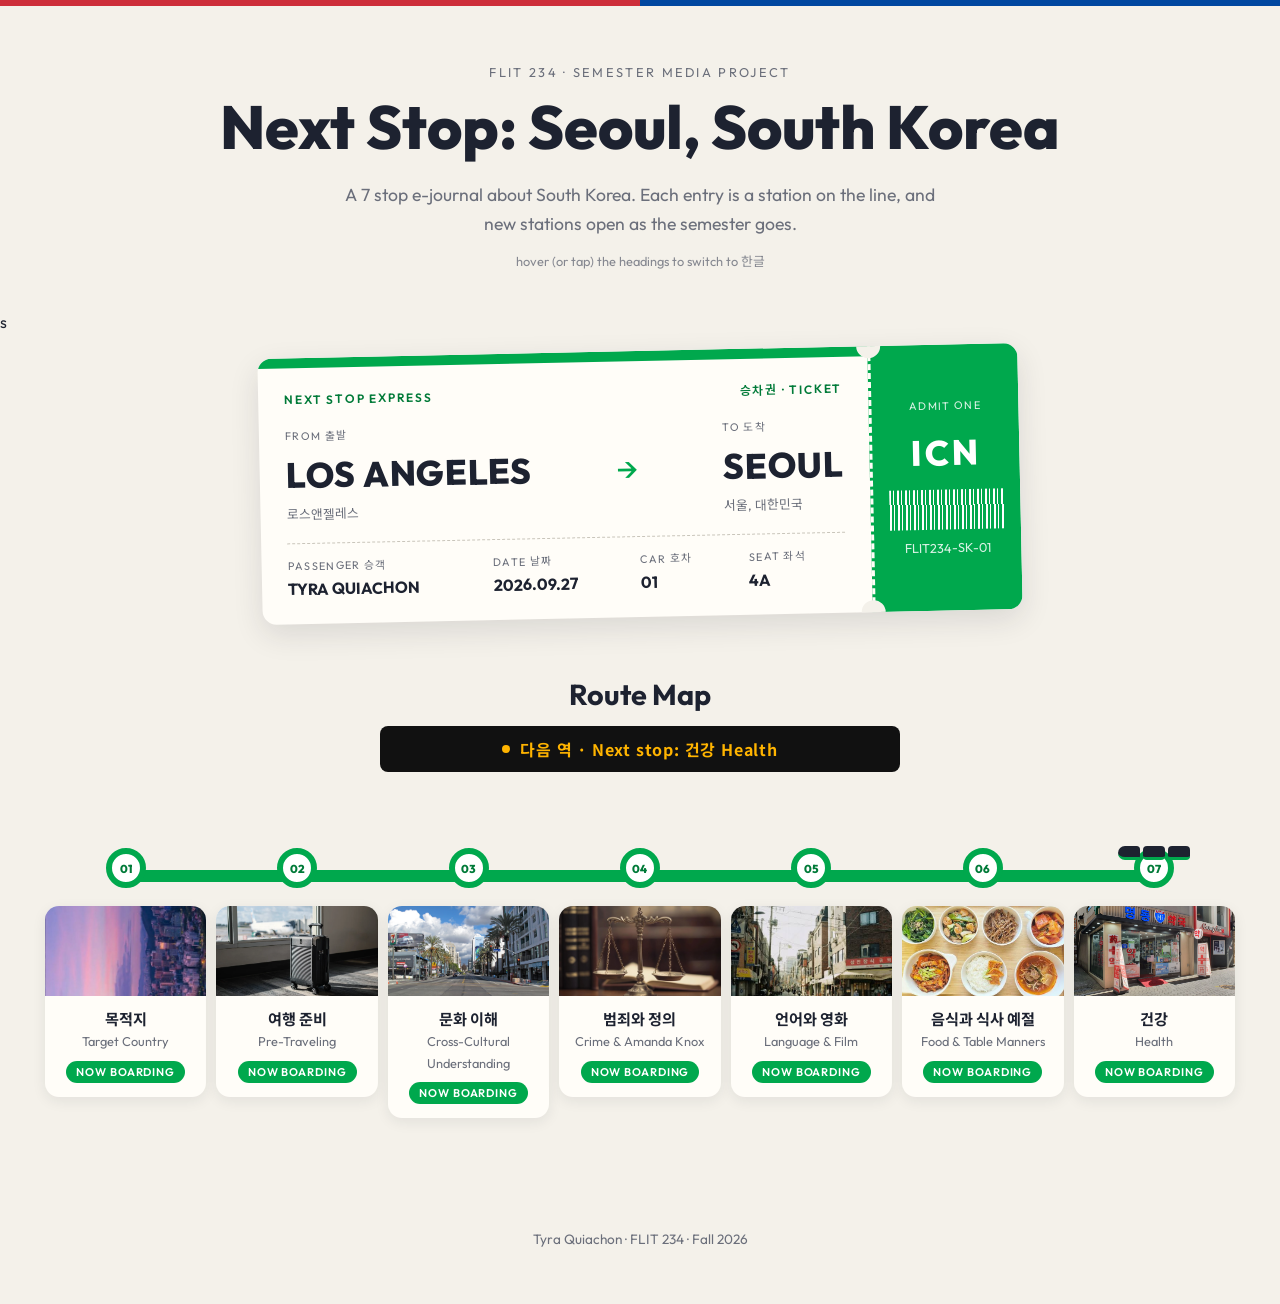
<file: index.html>
<!doctype html>
<html lang="en">
<head>
  <meta charset="utf-8">
  <meta name="viewport" content="width=device-width, initial-scale=1">
  <title>Next Stop: Seoul, South Korea</title>
  <link rel="preconnect" href="https://fonts.googleapis.com">
  <link rel="preconnect" href="https://fonts.gstatic.com" crossorigin>
  <link href="https://fonts.googleapis.com/css2?family=Noto+Sans+KR:wght@400;700;900&family=Outfit:wght@300;400;600;800&display=swap" rel="stylesheet">
  <link rel="stylesheet" href="style.css">
</head>
<body class="home">
  <div class="stripe"></div>

  <header class="hero">
    <p class="eyebrow">FLIT 234 · Semester Media Project</p>
    <h1 class="hangul-flip" data-ko="다음 역: 서울, 대한민국">Next Stop: Seoul, South Korea</h1>
    <p class="lede">A 7 stop e-journal about South Korea. Each entry is a station on the line, and new stations open as the semester goes.</p>
    <p class="hint">hover (or tap) the headings to switch to 한글</p>
  </header>    s

  <section class="ticket-wrap">
    <article class="ticket" aria-label="Train ticket for Tyra Quiachon to Seoul">
      <div class="ticket-main">
        <div class="ticket-top">
          <span class="ticket-brand">NEXT STOP EXPRESS</span>
          <span class="ticket-class">승차권 · TICKET</span>
        </div>
        <div class="ticket-route">
          <div>
            <span class="label">From 출발</span>
            <strong>LOS ANGELES</strong>
            <span class="sub">로스앤젤레스</span>
          </div>
          <div class="route-arrow" aria-hidden="true">→</div>
          <div>
            <span class="label">To 도착</span>
            <strong>SEOUL</strong>
            <span class="sub">서울, 대한민국</span>
          </div>
        </div>
        <div class="ticket-details">
          <div><span class="label">Passenger 승객</span><strong>TYRA QUIACHON</strong></div>
          <div><span class="label">Date 날짜</span><strong>2026.09.27</strong></div>
          <div><span class="label">Car 호차</span><strong>01</strong></div>
          <div><span class="label">Seat 좌석</span><strong>4A</strong></div>
        </div>
      </div>
      <div class="ticket-stub">
        <span class="label">Admit One</span>
        <strong class="stub-code">ICN</strong>
        <div class="barcode" aria-hidden="true"></div>
        <span class="sub">FLIT234-SK-01</span>
      </div>
    </article>
  </section>

  <section class="line-section">
    <h2 class="hangul-flip" data-ko="노선도">Route Map</h2>
    <div class="board" aria-live="polite">
      <span class="blink"></span>
      <span id="boardText">다음 역 · Next stop</span>
    </div>
    <div class="metro" id="metro">
      <div class="track"><div class="track-locked"></div></div>
      <div class="train" aria-hidden="true"><span></span><span></span><span></span></div>
      <ol class="stations" id="stations"></ol>
    </div>
  </section>

  <footer class="site-footer">
    <p>Tyra Quiachon · FLIT 234 · Fall 2026</p>
  </footer>

  <script src="script.js"></script>
</body>
</html>
</file>
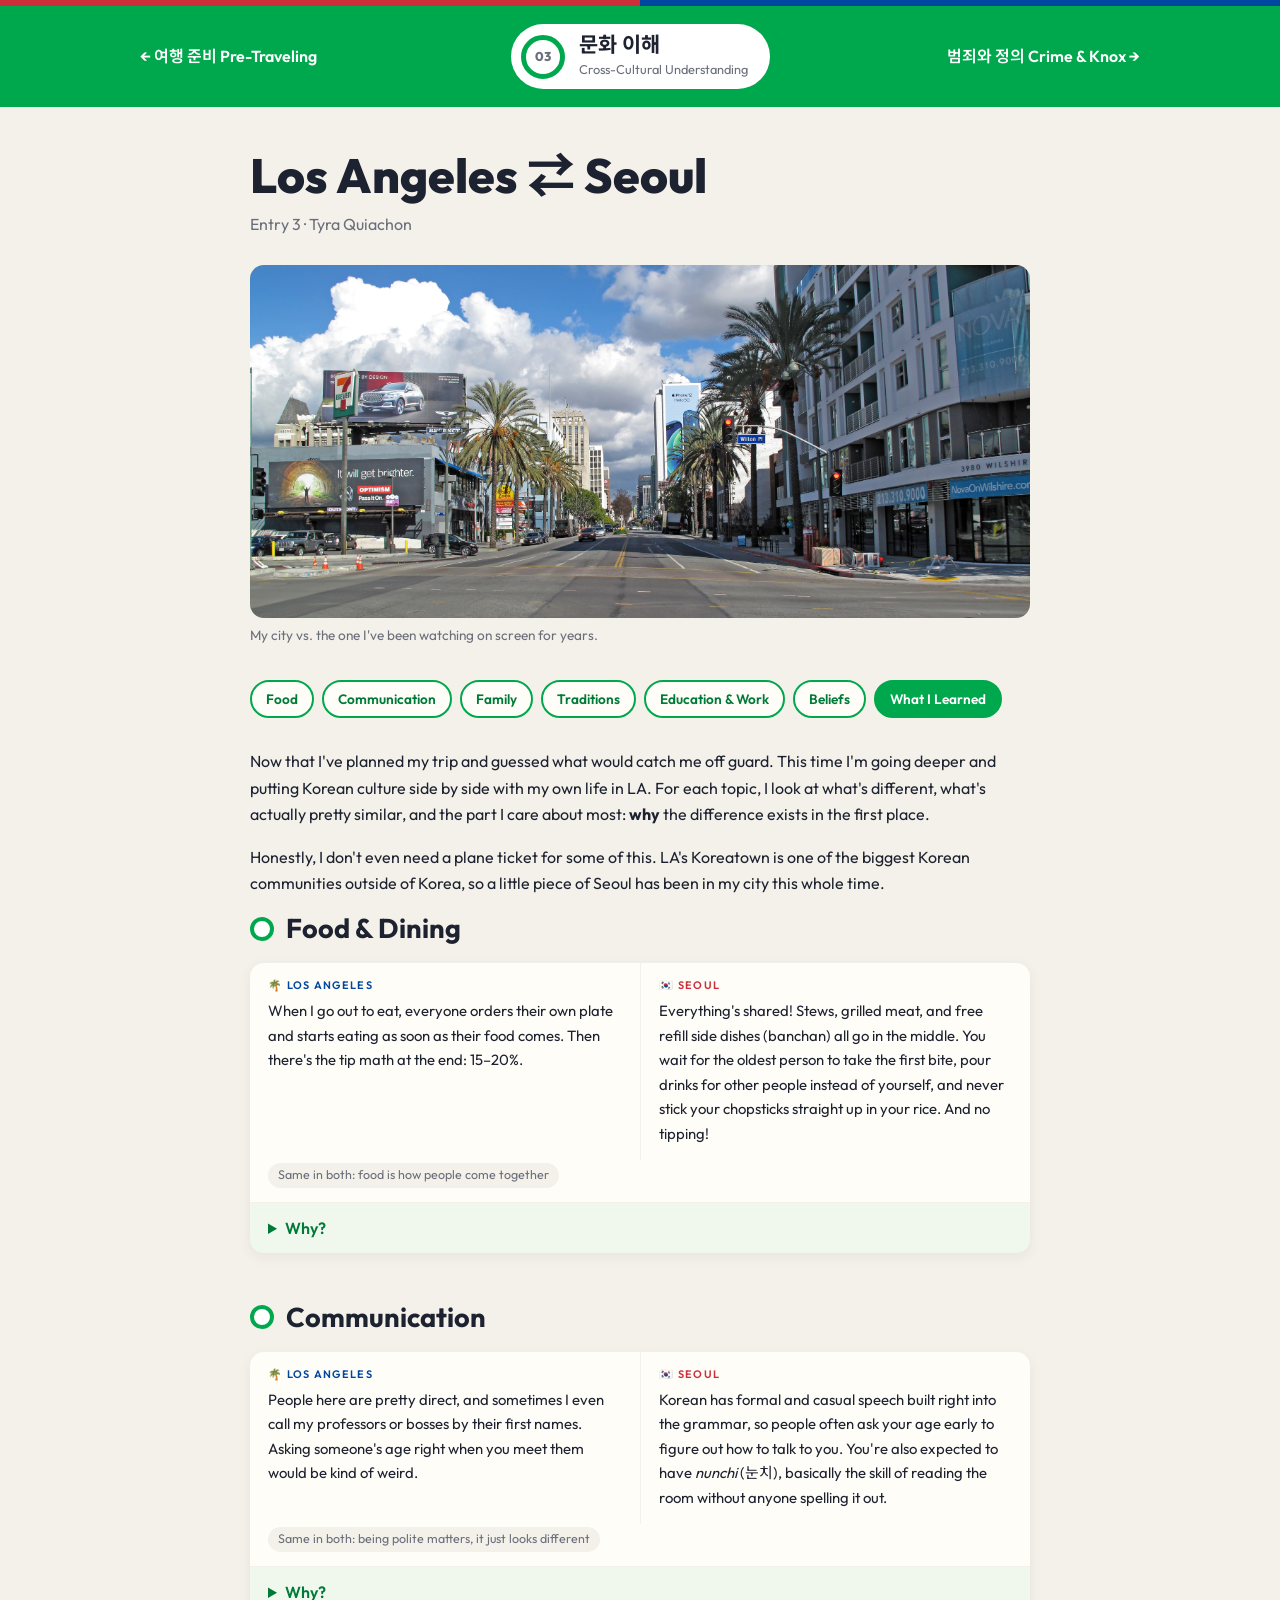
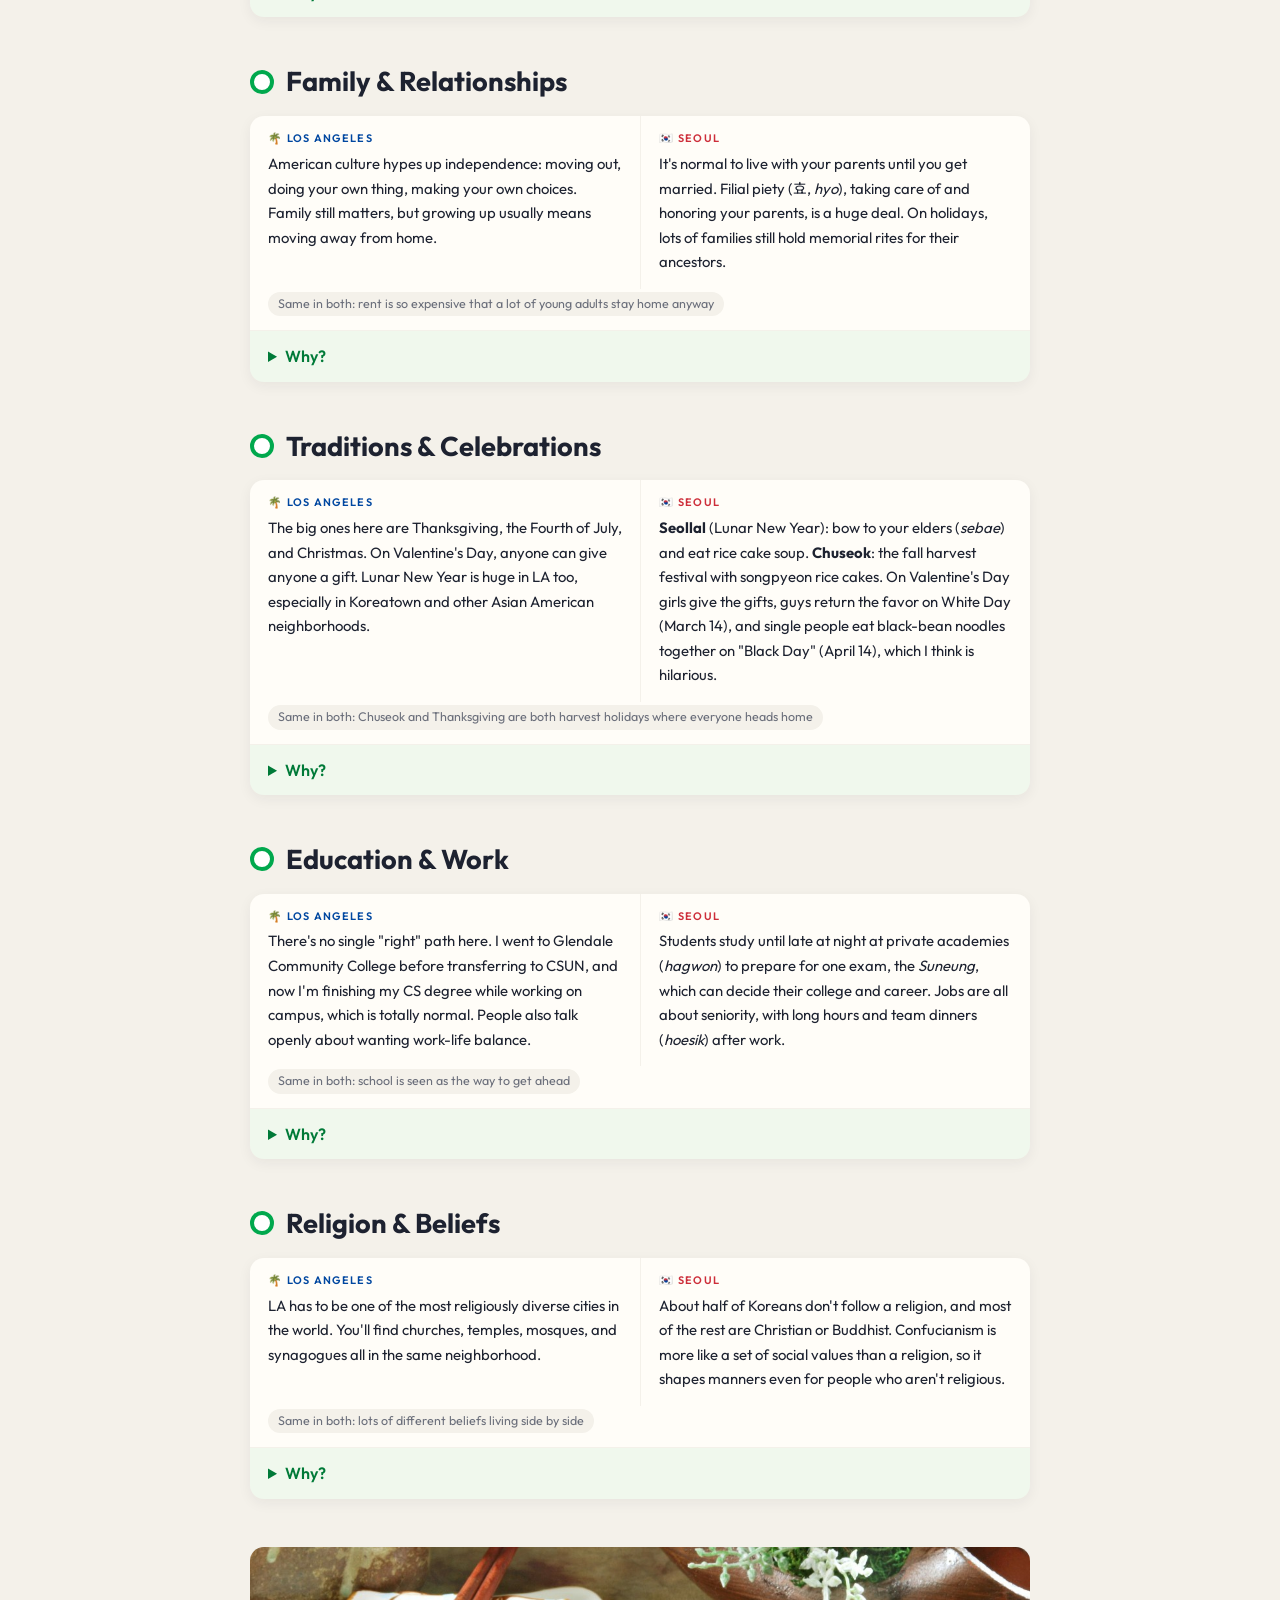
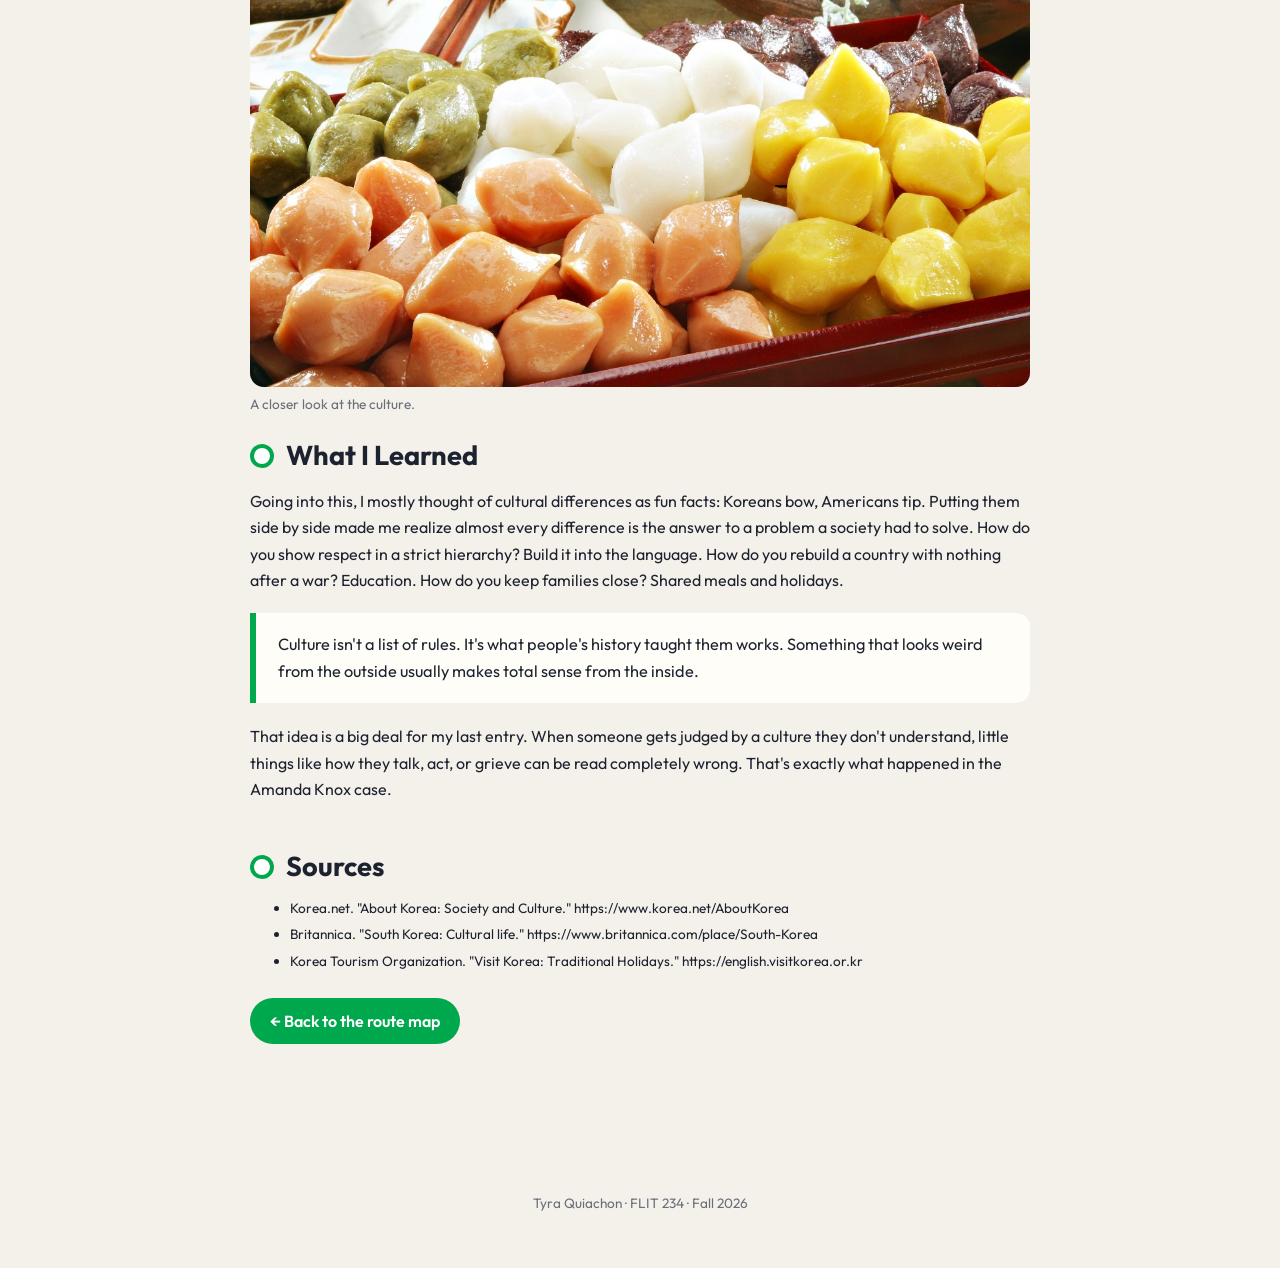
<file: entry3.html>
<!doctype html>
<html lang="en">
<head>
  <meta charset="utf-8">
  <meta name="viewport" content="width=device-width, initial-scale=1">
  <title>Entry 3: Cross-Cultural Understanding · Next Stop: Seoul</title>
  <link rel="preconnect" href="https://fonts.googleapis.com">
  <link rel="preconnect" href="https://fonts.gstatic.com" crossorigin>
  <link href="https://fonts.googleapis.com/css2?family=Noto+Sans+KR:wght@400;700;900&family=Outfit:wght@300;400;600;800&display=swap" rel="stylesheet">
  <link rel="stylesheet" href="style.css">
</head>
<body>
  <div class="stripe"></div>

  <nav class="platform" aria-label="Station sign">
    <div class="platform-inner">
      <a class="prev" href="entry2.html">← 여행 준비 Pre-Traveling</a>
      <div class="platform-current">
        <span class="platform-num">03</span>
        <div>
          <strong>문화 이해</strong>
          <span>Cross-Cultural Understanding</span>
        </div>
      </div>
      <a class="next" data-next="4" href="entry4.html">범죄와 정의 Crime &amp; Knox →</a>
    </div>
  </nav>

  <main class="entry">
    <h1 class="entry-title hangul-flip" data-ko="로스앤젤레스 ⇄ 서울">Los Angeles ⇄ Seoul</h1>
    <p class="entry-meta">Entry 3 · Tyra Quiachon</p>

    <figure class="photo">
      <img src="images/entry3-cover.jpg" alt="Koreatown in Los Angeles or a Korean street">
      <figcaption>My city vs. the one I've been watching on screen for years.</figcaption>
    </figure>

    <div class="chips">
      <a href="#food">Food</a>
      <a href="#talk">Communication</a>
      <a href="#family">Family</a>
      <a href="#holidays">Traditions</a>
      <a href="#school">Education &amp; Work</a>
      <a href="#beliefs">Beliefs</a>
      <a href="#learned">What I Learned</a>
    </div>

    <p> Now that I've planned my trip and guessed what would catch me off guard. This time I'm going deeper and putting Korean culture side by side with my own life in LA. For each topic, I look at what's different, what's actually pretty similar, and the part I care about most: <strong>why</strong> the difference exists in the first place.</p>
    <p>Honestly, I don't even need a plane ticket for some of this. LA's Koreatown is one of the biggest Korean communities outside of Korea, so a little piece of Seoul has been in my city this whole time.</p>

    <section id="food">
      <h2 class="hangul-flip" data-ko="음식과 식사">Food &amp; Dining</h2>
      <div class="compare">
        <div class="compare-cols">
          <div class="compare-col la"><span class="label">🌴 Los Angeles</span><p>When I go out to eat, everyone orders their own plate and starts eating as soon as their food comes. Then there's the tip math at the end: 15–20%.</p></div>
          <div class="compare-col kr"><span class="label">🇰🇷 Seoul</span><p>Everything's shared! Stews, grilled meat, and free refill side dishes (banchan) all go in the middle. You wait for the oldest person to take the first bite, pour drinks for other people instead of yourself, and never stick your chopsticks straight up in your rice. And no tipping!</p></div>
        </div>
        <span class="shared">Same in both: food is how people come together</span>
        <details><summary>Why?</summary><p>It all comes back to Confucian respect for elders: whoever's oldest sets the pace. Eating out of the same pot also builds <em>jeong</em> (정), that bond you get from spending time with people. The chopstick rule is because chopsticks standing in rice look like the offerings made to ancestors at memorial rites, so it's bad luck at a normal dinner. Tipping is just a U.S. thing because servers' pay is built around it, while in Korea service is already in the price.</p></details>
      </div>
    </section>

    <section id="talk">
      <h2 class="hangul-flip" data-ko="의사소통">Communication</h2>
      <div class="compare">
        <div class="compare-cols">
          <div class="compare-col la"><span class="label">🌴 Los Angeles</span><p>People here are pretty direct, and sometimes I even call my professors or bosses by their first names. Asking someone's age right when you meet them would be kind of weird.</p></div>
          <div class="compare-col kr"><span class="label">🇰🇷 Seoul</span><p>Korean has formal and casual speech built right into the grammar, so people often ask your age early to figure out how to talk to you. You're also expected to have <em>nunchi</em> (눈치), basically the skill of reading the room without anyone spelling it out.</p></div>
        </div>
        <span class="shared">Same in both: being polite matters, it just looks different</span>
        <details><summary>Why?</summary><p>Hundreds of years of Confucian order during the Joseon dynasty made relationships super hierarchical: older/younger, senior/junior. That hierarchy got baked into the language, so asking your age isn't nosy. It's how someone knows whether to say <em>annyeonghaseyo</em> or just <em>annyeong</em>. I've seen it in every K-drama, when characters argue over who's older and gets called "hyung" or "noona." American culture is more about equality and individualism, so we mostly talk to everyone the same way.</p></details>
      </div>
    </section>

    <section id="family">
      <h2 class="hangul-flip" data-ko="가족과 관계">Family &amp; Relationships</h2>
      <div class="compare">
        <div class="compare-cols">
          <div class="compare-col la"><span class="label">🌴 Los Angeles</span><p>American culture hypes up independence: moving out, doing your own thing, making your own choices. Family still matters, but growing up usually means moving away from home.</p></div>
          <div class="compare-col kr"><span class="label">🇰🇷 Seoul</span><p>It's normal to live with your parents until you get married. Filial piety (효, <em>hyo</em>), taking care of and honoring your parents, is a huge deal. On holidays, lots of families still hold memorial rites for their ancestors.</p></div>
        </div>
        <span class="shared">Same in both: rent is so expensive that a lot of young adults stay home anyway</span>
        <details><summary>Why?</summary><p>Confucianism puts family at the center of everything, and being a good person means being a good son or daughter. Korea also developed super fast, so a lot of parents sacrificed everything for their kids' futures, and kids feel like they owe it back. The U.S. was built on individual freedom and leaving to start fresh, so moving out is seen as "becoming an adult."</p></details>
      </div>
    </section>

    <section id="holidays">
      <h2 class="hangul-flip" data-ko="전통과 명절">Traditions &amp; Celebrations</h2>
      <div class="compare">
        <div class="compare-cols">
          <div class="compare-col la"><span class="label">🌴 Los Angeles</span><p>The big ones here are Thanksgiving, the Fourth of July, and Christmas. On Valentine's Day, anyone can give anyone a gift. Lunar New Year is huge in LA too, especially in Koreatown and other Asian American neighborhoods.</p></div>
          <div class="compare-col kr"><span class="label">🇰🇷 Seoul</span><p><strong>Seollal</strong> (Lunar New Year): bow to your elders (<em>sebae</em>) and eat rice cake soup. <strong>Chuseok</strong>: the fall harvest festival with songpyeon rice cakes. On Valentine's Day girls give the gifts, guys return the favor on White Day (March 14), and single people eat black-bean noodles together on "Black Day" (April 14), which I think is hilarious.</p></div>
        </div>
        <span class="shared">Same in both: Chuseok and Thanksgiving are both harvest holidays where everyone heads home</span>
        <details><summary>Why?</summary><p>Korea's biggest holidays follow the lunar calendar because Korea was a farming society for most of its history, so holidays lined up with planting and harvest. Holidays like White Day and Black Day show how Korea takes something from outside and remixes it into its own thing. That's exactly what K-pop does with Western music, and it's a big part of why I fell for it.</p></details>
      </div>
    </section>

    <section id="school">
      <h2 class="hangul-flip" data-ko="교육과 일">Education &amp; Work</h2>
      <div class="compare">
        <div class="compare-cols">
          <div class="compare-col la"><span class="label">🌴 Los Angeles</span><p>There's no single "right" path here. I went to Glendale Community College before transferring to CSUN, and now I'm finishing my CS degree while working on campus, which is totally normal. People also talk openly about wanting work-life balance.</p></div>
          <div class="compare-col kr"><span class="label">🇰🇷 Seoul</span><p>Students study until late at night at private academies (<em>hagwon</em>) to prepare for one exam, the <em>Suneung</em>, which can decide their college and career. Jobs are all about seniority, with long hours and team dinners (<em>hoesik</em>) after work.</p></div>
        </div>
        <span class="shared">Same in both: school is seen as the way to get ahead</span>
        <details><summary>Why?</summary><p>After the Korean War, Korea didn't have many natural resources, so its people became the resource. Education was the fastest way out of poverty, and the whole country moved at that famous <em>ppalli-ppalli</em> (빨리빨리, "hurry, hurry") speed. That success came with a ton of pressure. It's the side of Korea that shows up in the dramas I watch, and it's why stories about burnout and second chances, like <em>Our Beloved Summer</em>, hit me so hard, especially as a senior about to graduate.</p></details>
      </div>
    </section>

    <section id="beliefs">
      <h2 class="hangul-flip" data-ko="종교와 신념">Religion &amp; Beliefs</h2>
      <div class="compare">
        <div class="compare-cols">
          <div class="compare-col la"><span class="label">🌴 Los Angeles</span><p>LA has to be one of the most religiously diverse cities in the world. You'll find churches, temples, mosques, and synagogues all in the same neighborhood.</p></div>
          <div class="compare-col kr"><span class="label">🇰🇷 Seoul</span><p>About half of Koreans don't follow a religion, and most of the rest are Christian or Buddhist. Confucianism is more like a set of social values than a religion, so it shapes manners even for people who aren't religious.</p></div>
        </div>
        <span class="shared">Same in both: lots of different beliefs living side by side</span>
        <details><summary>Why?</summary><p>Korea's beliefs came in layers: shamanism, then Buddhism, then Joseon's Confucianism, then Christianity, which spread fast in the 1900s. Instead of replacing each other, they just stacked on top of each other. That's why a family might go to church on Sunday and still hold an ancestral rite on Chuseok.</p></details>
      </div>
    </section>

    <figure class="photo">
      <img src="images/entry3-culture.jpg" alt="Korean tradition or Koreatown LA">
      <figcaption>A closer look at the culture.</figcaption>
    </figure>

    <section id="learned">
      <h2 class="hangul-flip" data-ko="배운 점">What I Learned</h2>
      <p>Going into this, I mostly thought of cultural differences as fun facts: Koreans bow, Americans tip. Putting them side by side made me realize almost every difference is the answer to a problem a society had to solve. How do you show respect in a strict hierarchy? Build it into the language. How do you rebuild a country with nothing after a war? Education. How do you keep families close? Shared meals and holidays.</p>
      <blockquote class="reflect">Culture isn't a list of rules. It's what people's history taught them works. Something that looks weird from the outside usually makes total sense from the inside.</blockquote>
      <p>That idea is a big deal for my last entry. When someone gets judged by a culture they don't understand, little things like how they talk, act, or grieve can be read completely wrong. That's exactly what happened in the Amanda Knox case.</p>
    </section>

    <section id="sources">
      <h2>Sources</h2>
      <ul class="sources">
        <li>Korea.net. "About Korea: Society and Culture." https://www.korea.net/AboutKorea</li>
        <li>Britannica. "South Korea: Cultural life." https://www.britannica.com/place/South-Korea</li>
        <li>Korea Tourism Organization. "Visit Korea: Traditional Holidays." https://english.visitkorea.or.kr</li>
      </ul>
      <a class="back-home" href="index.html">← Back to the route map</a>
    </section>
  </main>

  <footer class="site-footer">
    <p>Tyra Quiachon · FLIT 234 · Fall 2026</p>
  </footer>

  <script src="script.js"></script>
</body>
</html>
</file>
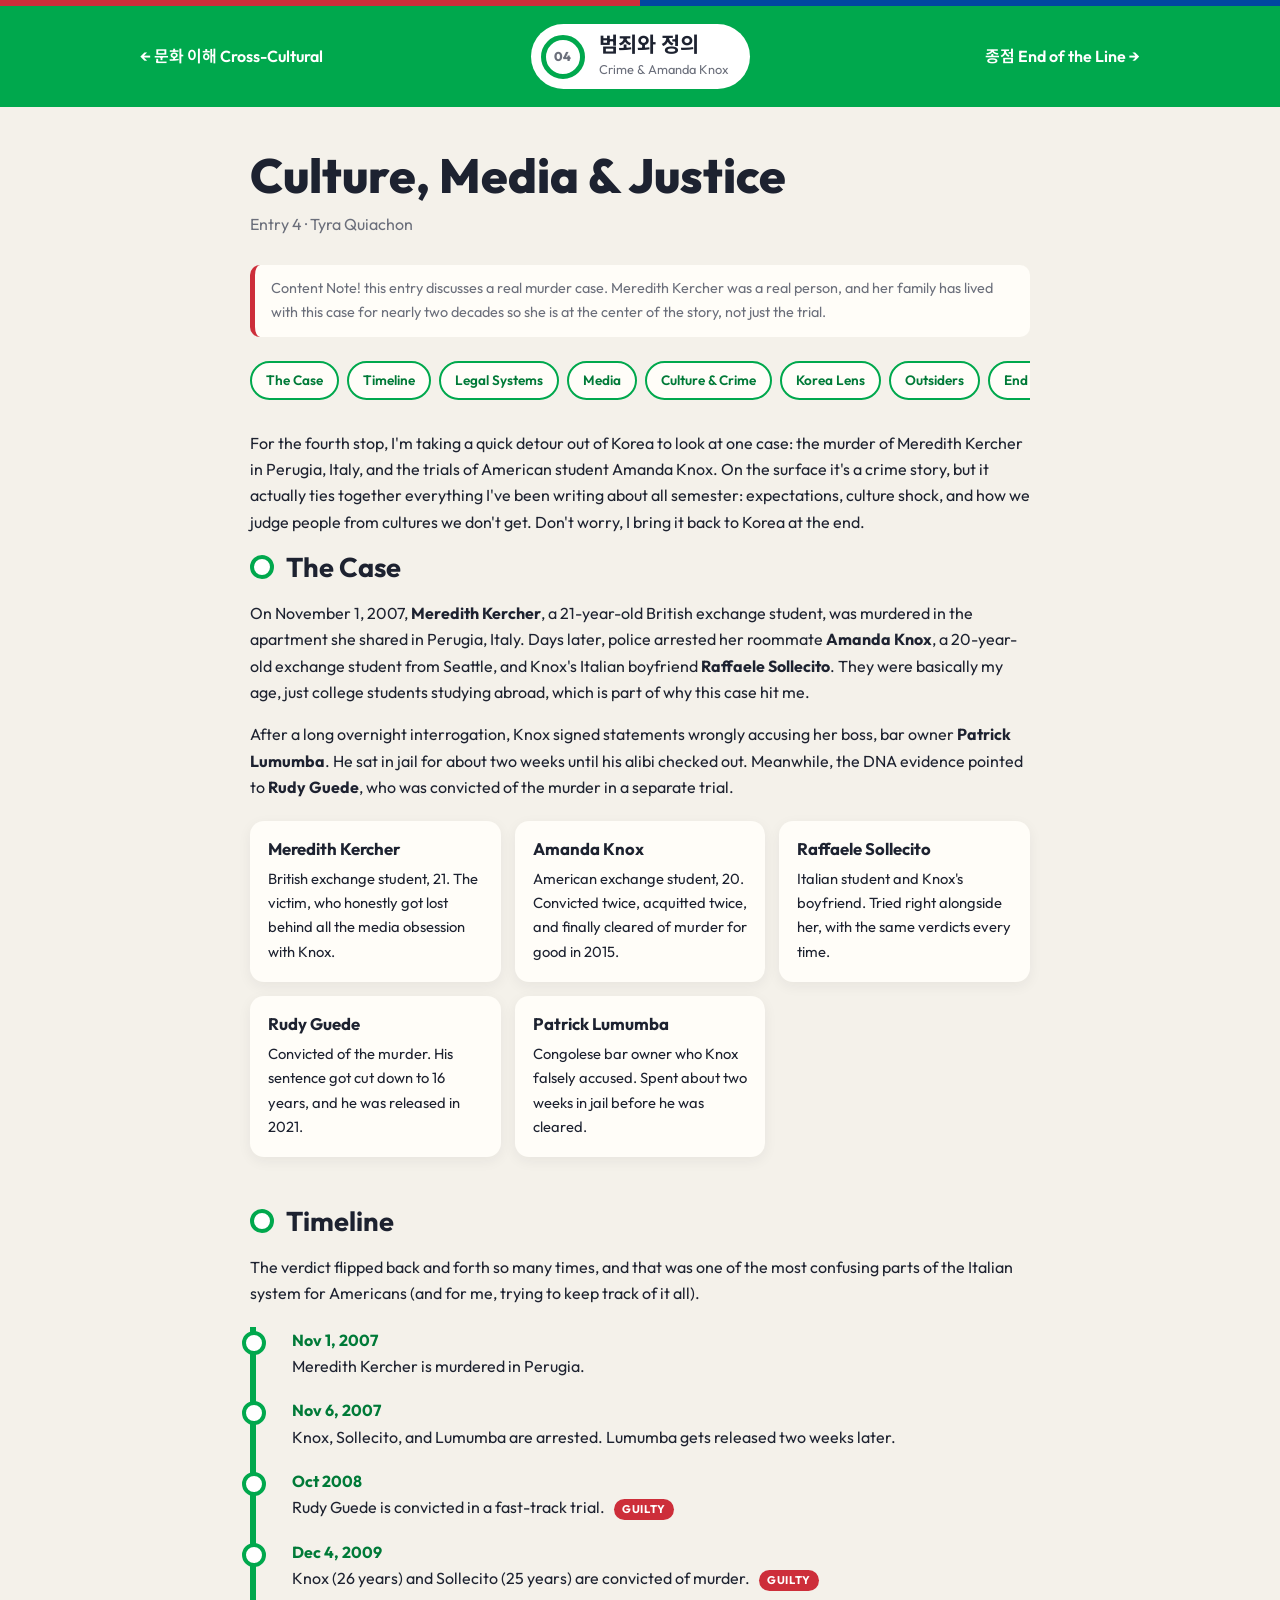
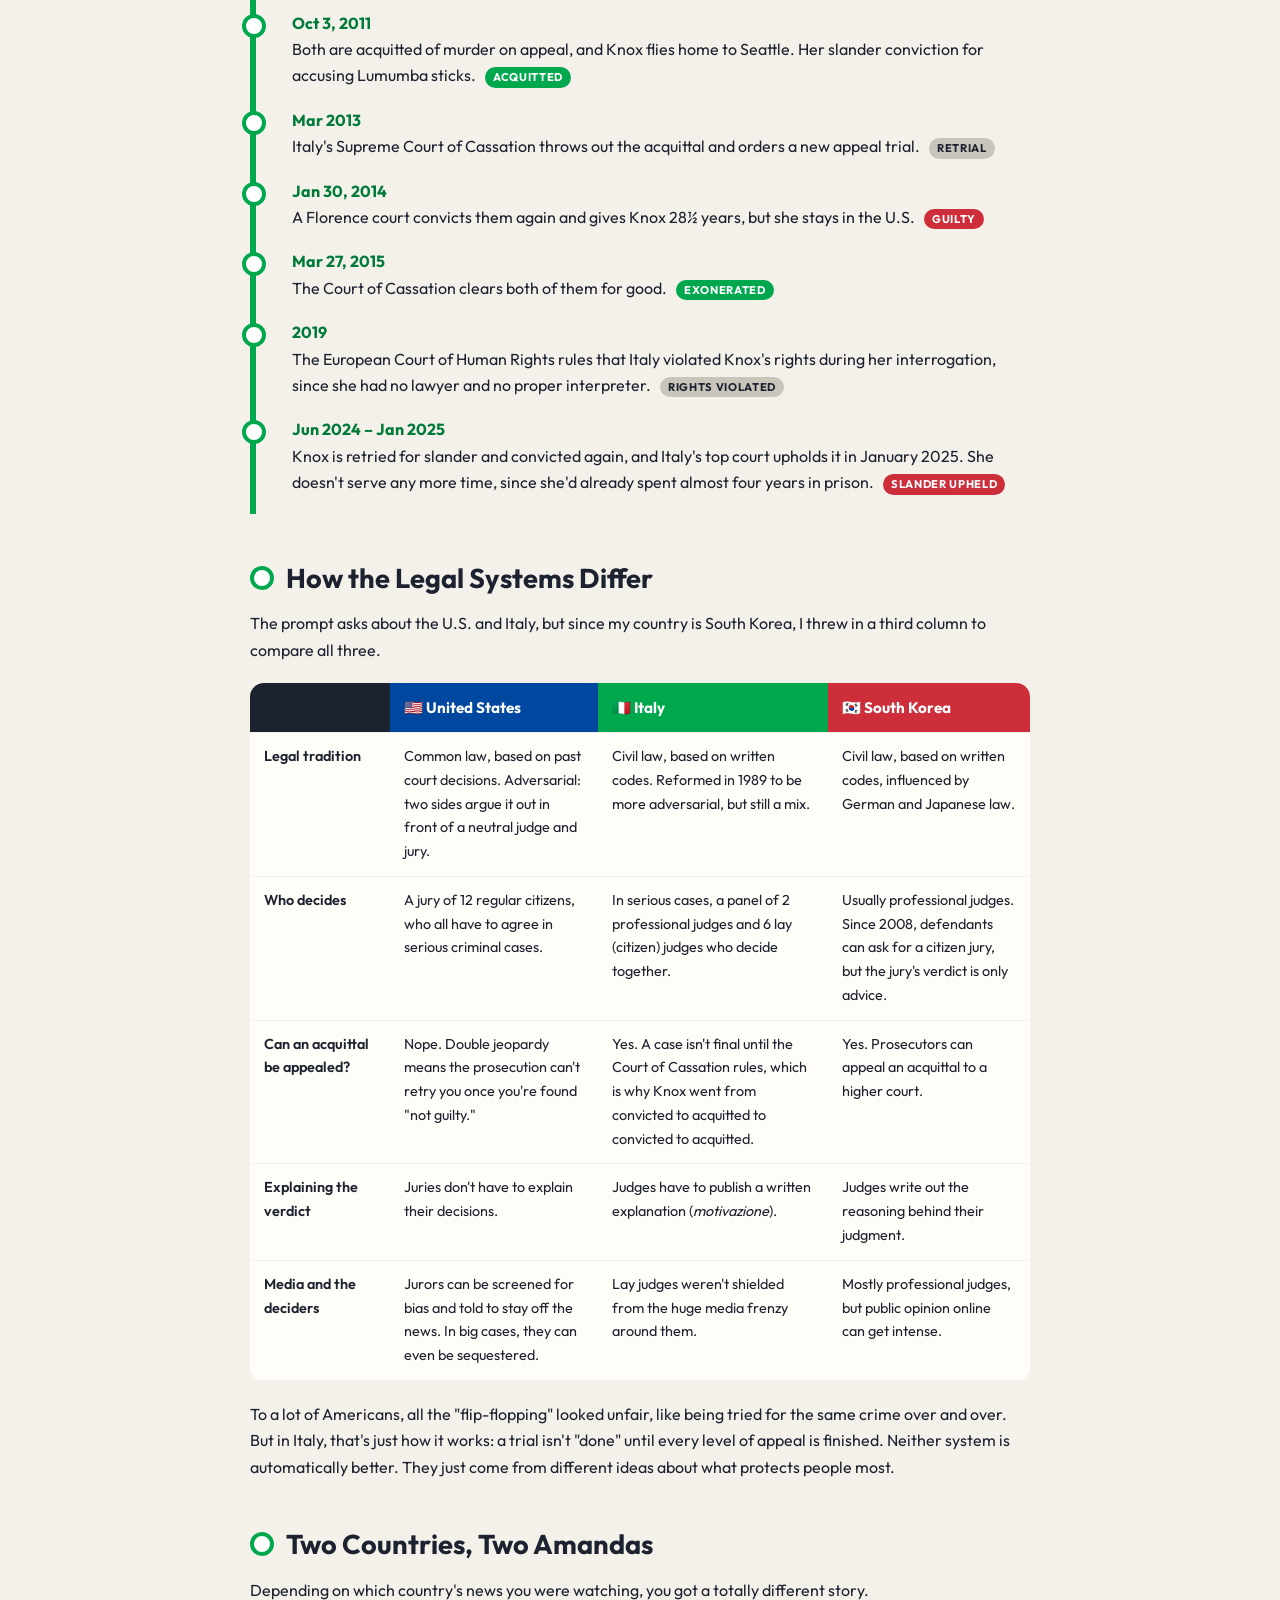
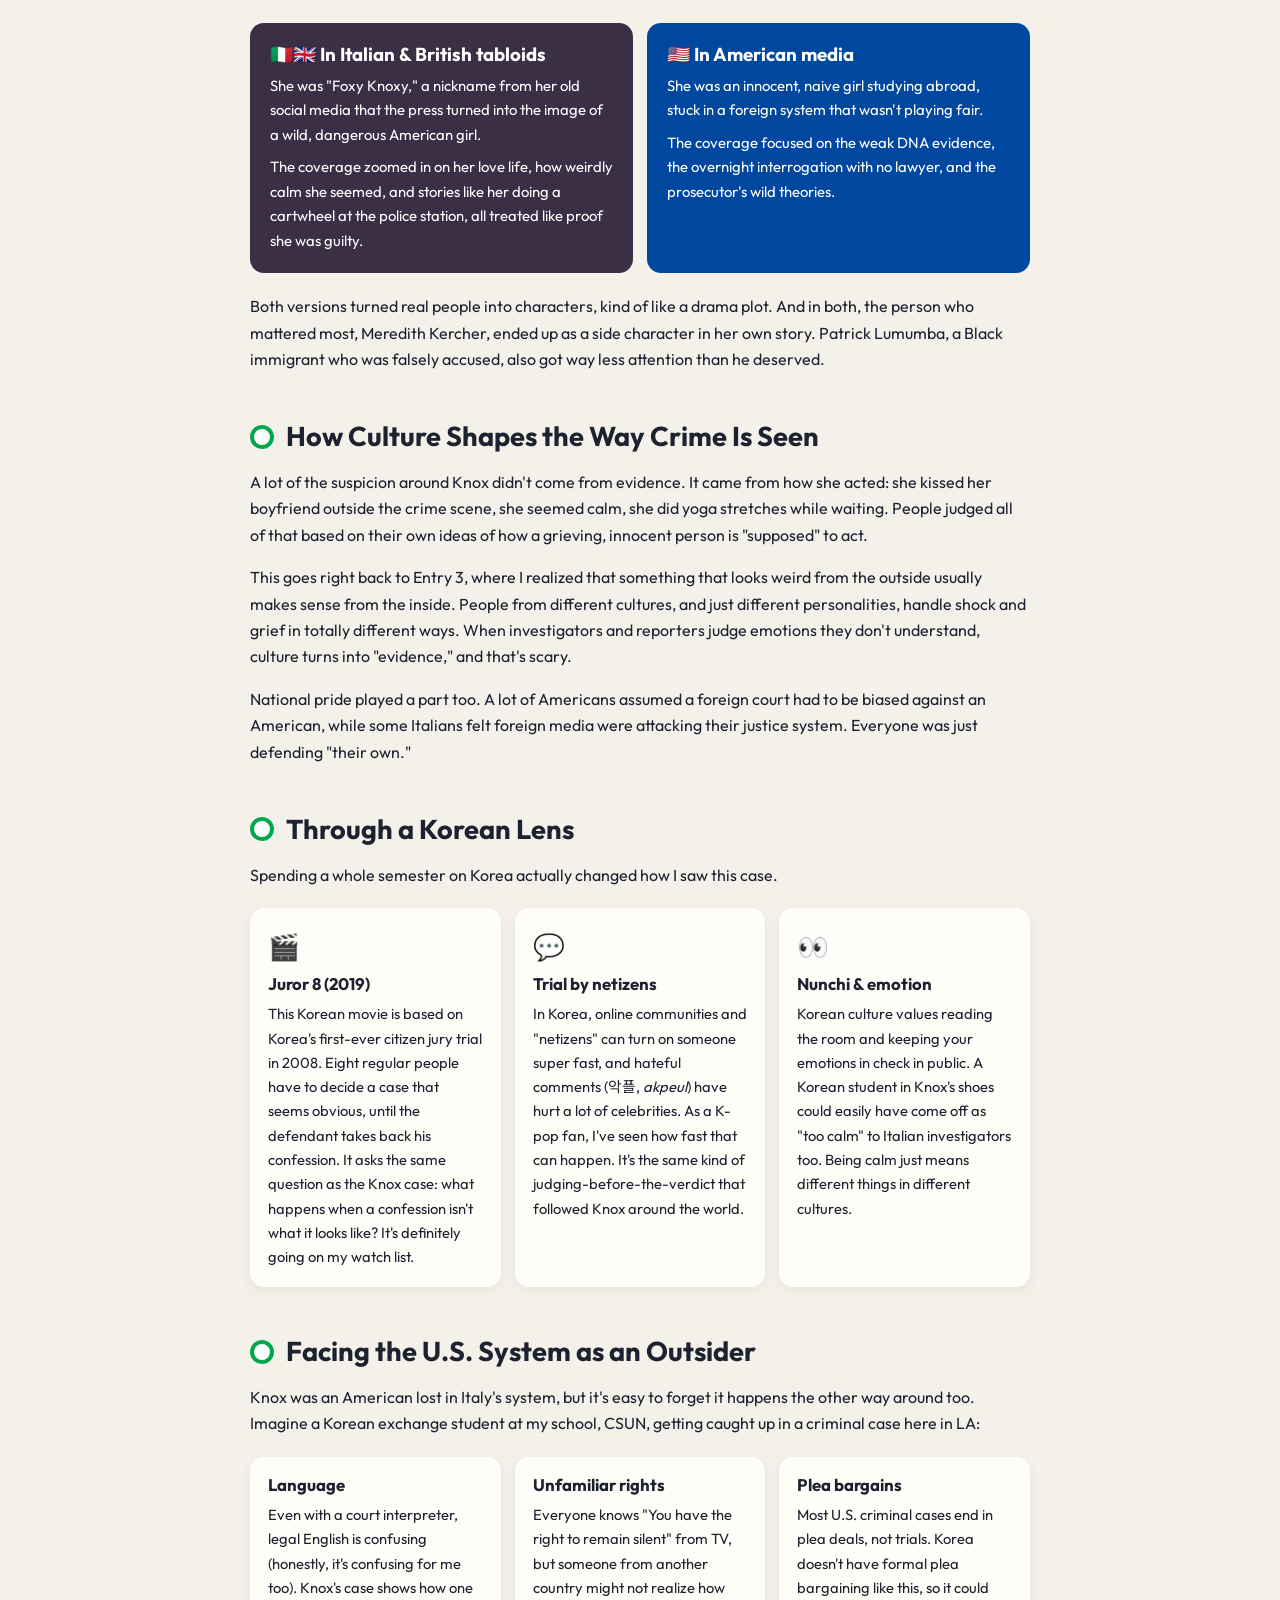
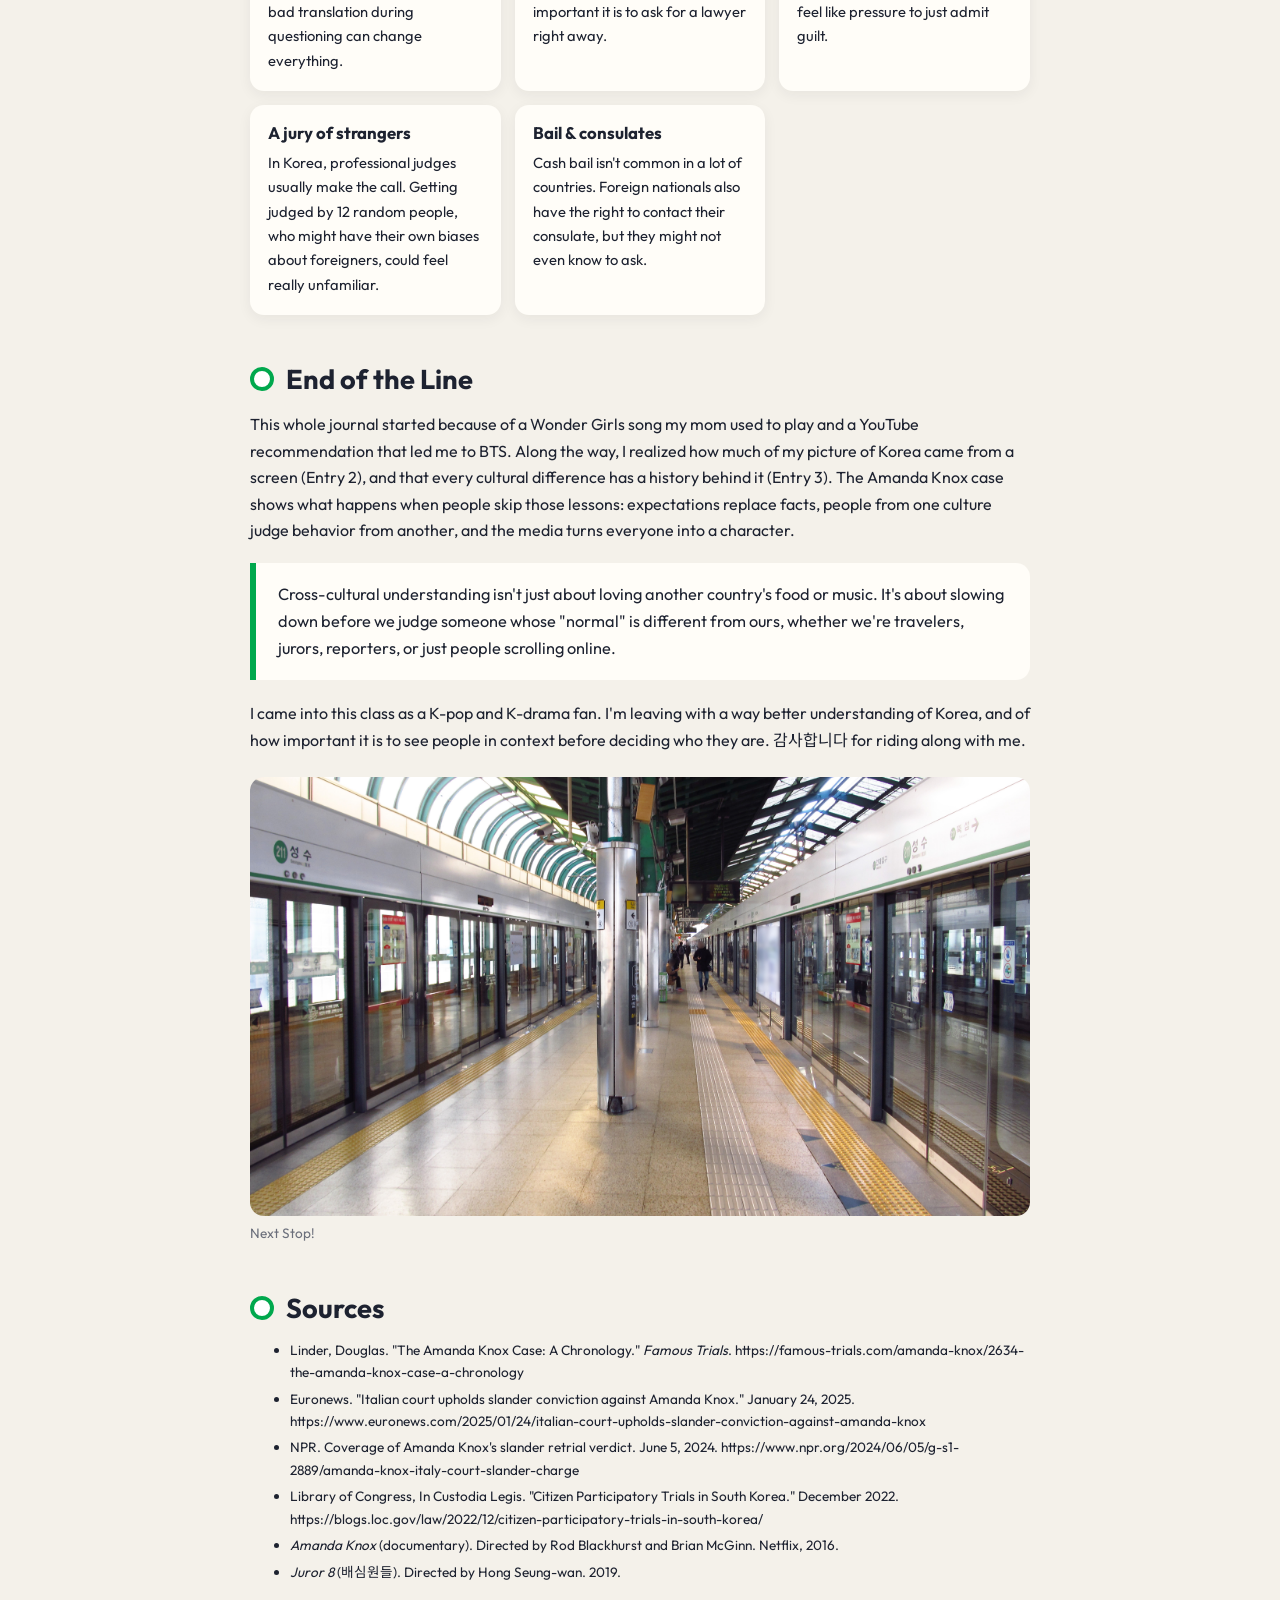
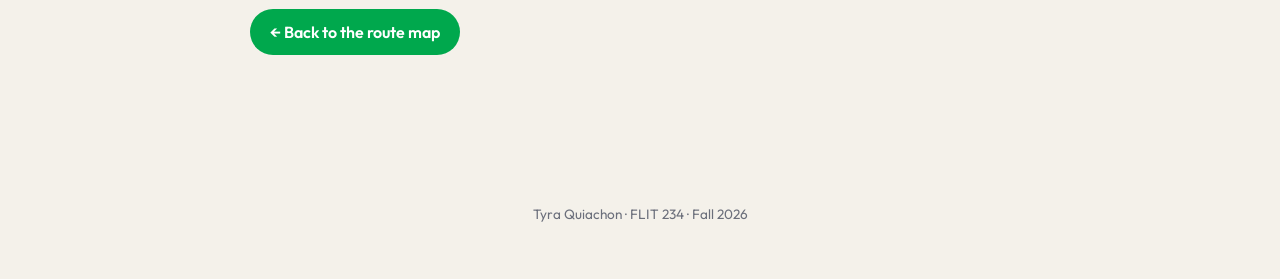
<file: entry4.html>
<!doctype html>
<html lang="en">
<head>
  <meta charset="utf-8">
  <meta name="viewport" content="width=device-width, initial-scale=1">
  <title>Entry 4: Crime &amp; Amanda Knox · Next Stop: Seoul</title>
  <link rel="preconnect" href="https://fonts.googleapis.com">
  <link rel="preconnect" href="https://fonts.gstatic.com" crossorigin>
  <link href="https://fonts.googleapis.com/css2?family=Noto+Sans+KR:wght@400;700;900&family=Outfit:wght@300;400;600;800&display=swap" rel="stylesheet">
  <link rel="stylesheet" href="style.css">
</head>
<body>
  <div class="stripe"></div>

  <nav class="platform" aria-label="Station sign">
    <div class="platform-inner">
      <a class="prev" href="entry3.html">← 문화 이해 Cross-Cultural</a>
      <div class="platform-current">
        <span class="platform-num">04</span>
        <div>
          <strong>범죄와 정의</strong>
          <span>Crime &amp; Amanda Knox</span>
        </div>
      </div>
      <a class="next" href="index.html">종점 End of the Line →</a>
    </div>
  </nav>

  <main class="entry">
    <h1 class="entry-title hangul-flip" data-ko="문화, 언론, 그리고 정의">Culture, Media &amp; Justice</h1>
    <p class="entry-meta">Entry 4 · Tyra Quiachon</p>

    <p class="note">Content Note! this entry discusses a real murder case. Meredith Kercher was a real person, and her family has lived with this case for nearly two decades so she is at the center of the story, not just the trial.</p>
    <div class="chips">
      <a href="#case">The Case</a>
      <a href="#timeline">Timeline</a>
      <a href="#systems">Legal Systems</a>
      <a href="#media">Media</a>
      <a href="#culture">Culture &amp; Crime</a>
      <a href="#korea">Korea Lens</a>
      <a href="#outsider">Outsiders</a>
      <a href="#end">End of the Line</a>
    </div>

    <p>For the fourth stop, I'm taking a quick detour out of Korea to look at one case: the murder of Meredith Kercher in Perugia, Italy, and the trials of American student Amanda Knox. On the surface it's a crime story, but it actually ties together everything I've been writing about all semester: expectations, culture shock, and how we judge people from cultures we don't get. Don't worry, I bring it back to Korea at the end.</p>

    <section id="case">
      <h2 class="hangul-flip" data-ko="사건 개요">The Case</h2>
      <p>On November 1, 2007, <strong>Meredith Kercher</strong>, a 21-year-old British exchange student, was murdered in the apartment she shared in Perugia, Italy. Days later, police arrested her roommate <strong>Amanda Knox</strong>, a 20-year-old exchange student from Seattle, and Knox's Italian boyfriend <strong>Raffaele Sollecito</strong>. They were basically my age, just college students studying abroad, which is part of why this case hit me.</p>
      <p>After a long overnight interrogation, Knox signed statements wrongly accusing her boss, bar owner <strong>Patrick Lumumba</strong>. He sat in jail for about two weeks until his alibi checked out. Meanwhile, the DNA evidence pointed to <strong>Rudy Guede</strong>, who was convicted of the murder in a separate trial.</p>
      <div class="cards">
        <div class="card"><h3>Meredith Kercher</h3><p>British exchange student, 21. The victim, who honestly got lost behind all the media obsession with Knox.</p></div>
        <div class="card"><h3>Amanda Knox</h3><p>American exchange student, 20. Convicted twice, acquitted twice, and finally cleared of murder for good in 2015.</p></div>
        <div class="card"><h3>Raffaele Sollecito</h3><p>Italian student and Knox's boyfriend. Tried right alongside her, with the same verdicts every time.</p></div>
        <div class="card"><h3>Rudy Guede</h3><p>Convicted of the murder. His sentence got cut down to 16 years, and he was released in 2021.</p></div>
        <div class="card"><h3>Patrick Lumumba</h3><p>Congolese bar owner who Knox falsely accused. Spent about two weeks in jail before he was cleared.</p></div>
      </div>
    </section>

    <section id="timeline">
      <h2 class="hangul-flip" data-ko="재판 연표">Timeline</h2>
      <p>The verdict flipped back and forth so many times, and that was one of the most confusing parts of the Italian system for Americans (and for me, trying to keep track of it all).</p>
      <ol class="timeline">
        <li><strong>Nov 1, 2007</strong>Meredith Kercher is murdered in Perugia.</li>
        <li><strong>Nov 6, 2007</strong>Knox, Sollecito, and Lumumba are arrested. Lumumba gets released two weeks later.</li>
        <li><strong>Oct 2008</strong>Rudy Guede is convicted in a fast-track trial. <span class="verdict guilty">Guilty</span></li>
        <li><strong>Dec 4, 2009</strong>Knox (26 years) and Sollecito (25 years) are convicted of murder. <span class="verdict guilty">Guilty</span></li>
        <li><strong>Oct 3, 2011</strong>Both are acquitted of murder on appeal, and Knox flies home to Seattle. Her slander conviction for accusing Lumumba sticks. <span class="verdict free">Acquitted</span></li>
        <li><strong>Mar 2013</strong>Italy's Supreme Court of Cassation throws out the acquittal and orders a new appeal trial. <span class="verdict neutral">Retrial</span></li>
        <li><strong>Jan 30, 2014</strong>A Florence court convicts them again and gives Knox 28½ years, but she stays in the U.S. <span class="verdict guilty">Guilty</span></li>
        <li><strong>Mar 27, 2015</strong>The Court of Cassation clears both of them for good. <span class="verdict free">Exonerated</span></li>
        <li><strong>2019</strong>The European Court of Human Rights rules that Italy violated Knox's rights during her interrogation, since she had no lawyer and no proper interpreter. <span class="verdict neutral">Rights violated</span></li>
        <li><strong>Jun 2024 – Jan 2025</strong>Knox is retried for slander and convicted again, and Italy's top court upholds it in January 2025. She doesn't serve any more time, since she'd already spent almost four years in prison. <span class="verdict guilty">Slander upheld</span></li>
      </ol>
    </section>

    <section id="systems">
      <h2 class="hangul-flip" data-ko="법 제도 비교">How the Legal Systems Differ</h2>
      <p>The prompt asks about the U.S. and Italy, but since my country is South Korea, I threw in a third column to compare all three.</p>
      <div class="table-wrap">
        <table class="legal">
          <thead>
            <tr><th></th><th>🇺🇸 United States</th><th>🇮🇹 Italy</th><th>🇰🇷 South Korea</th></tr>
          </thead>
          <tbody>
            <tr><th>Legal tradition</th><td>Common law, based on past court decisions. Adversarial: two sides argue it out in front of a neutral judge and jury.</td><td>Civil law, based on written codes. Reformed in 1989 to be more adversarial, but still a mix.</td><td>Civil law, based on written codes, influenced by German and Japanese law.</td></tr>
            <tr><th>Who decides</th><td>A jury of 12 regular citizens, who all have to agree in serious criminal cases.</td><td>In serious cases, a panel of 2 professional judges and 6 lay (citizen) judges who decide together.</td><td>Usually professional judges. Since 2008, defendants can ask for a citizen jury, but the jury's verdict is only advice.</td></tr>
            <tr><th>Can an acquittal be appealed?</th><td>Nope. Double jeopardy means the prosecution can't retry you once you're found "not guilty."</td><td>Yes. A case isn't final until the Court of Cassation rules, which is why Knox went from convicted to acquitted to convicted to acquitted.</td><td>Yes. Prosecutors can appeal an acquittal to a higher court.</td></tr>
            <tr><th>Explaining the verdict</th><td>Juries don't have to explain their decisions.</td><td>Judges have to publish a written explanation (<em>motivazione</em>).</td><td>Judges write out the reasoning behind their judgment.</td></tr>
            <tr><th>Media and the deciders</th><td>Jurors can be screened for bias and told to stay off the news. In big cases, they can even be sequestered.</td><td>Lay judges weren't shielded from the huge media frenzy around them.</td><td>Mostly professional judges, but public opinion online can get intense.</td></tr>
          </tbody>
        </table>
      </div>
      <p>To a lot of Americans, all the "flip-flopping" looked unfair, like being tried for the same crime over and over. But in Italy, that's just how it works: a trial isn't "done" until every level of appeal is finished. Neither system is automatically better. They just come from different ideas about what protects people most.</p>
    </section>

    <section id="media">
      <h2 class="hangul-flip" data-ko="언론 보도">Two Countries, Two Amandas</h2>
      <p>Depending on which country's news you were watching, you got a totally different story.</p>
      <div class="split">
        <div class="story eu">
          <h3>🇮🇹🇬🇧 In Italian &amp; British tabloids</h3>
          <p>She was "Foxy Knoxy," a nickname from her old social media that the press turned into the image of a wild, dangerous American girl.</p>
          <p>The coverage zoomed in on her love life, how weirdly calm she seemed, and stories like her doing a cartwheel at the police station, all treated like proof she was guilty.</p>
        </div>
        <div class="story us">
          <h3>🇺🇸 In American media</h3>
          <p>She was an innocent, naive girl studying abroad, stuck in a foreign system that wasn't playing fair.</p>
          <p>The coverage focused on the weak DNA evidence, the overnight interrogation with no lawyer, and the prosecutor's wild theories.</p>
        </div>
      </div>
      <p>Both versions turned real people into characters, kind of like a drama plot. And in both, the person who mattered most, Meredith Kercher, ended up as a side character in her own story. Patrick Lumumba, a Black immigrant who was falsely accused, also got way less attention than he deserved.</p>
    </section>

    <section id="culture">
      <h2 class="hangul-flip" data-ko="문화와 범죄">How Culture Shapes the Way Crime Is Seen</h2>
      <p>A lot of the suspicion around Knox didn't come from evidence. It came from how she acted: she kissed her boyfriend outside the crime scene, she seemed calm, she did yoga stretches while waiting. People judged all of that based on their own ideas of how a grieving, innocent person is "supposed" to act.</p>
      <p>This goes right back to Entry 3, where I realized that something that looks weird from the outside usually makes sense from the inside. People from different cultures, and just different personalities, handle shock and grief in totally different ways. When investigators and reporters judge emotions they don't understand, culture turns into "evidence," and that's scary.</p>
      <p>National pride played a part too. A lot of Americans assumed a foreign court had to be biased against an American, while some Italians felt foreign media were attacking their justice system. Everyone was just defending "their own."</p>
    </section>

    <section id="korea">
      <h2 class="hangul-flip" data-ko="한국의 시선">Through a Korean Lens</h2>
      <p>Spending a whole semester on Korea actually changed how I saw this case.</p>
      <div class="cards">
        <div class="card"><span class="emoji">🎬</span><h3>Juror 8 (2019)</h3><p>This Korean movie is based on Korea's first-ever citizen jury trial in 2008. Eight regular people have to decide a case that seems obvious, until the defendant takes back his confession. It asks the same question as the Knox case: what happens when a confession isn't what it looks like? It's definitely going on my watch list.</p></div>
        <div class="card"><span class="emoji">💬</span><h3>Trial by netizens</h3><p>In Korea, online communities and "netizens" can turn on someone super fast, and hateful comments (악플, <em>akpeul</em>) have hurt a lot of celebrities. As a K-pop fan, I've seen how fast that can happen. It's the same kind of judging-before-the-verdict that followed Knox around the world.</p></div>
        <div class="card"><span class="emoji">👀</span><h3>Nunchi &amp; emotion</h3><p>Korean culture values reading the room and keeping your emotions in check in public. A Korean student in Knox's shoes could easily have come off as "too calm" to Italian investigators too. Being calm just means different things in different cultures.</p></div>
      </div>
    </section>

    <section id="outsider">
      <h2 class="hangul-flip" data-ko="외국인의 경험">Facing the U.S. System as an Outsider</h2>
      <p>Knox was an American lost in Italy's system, but it's easy to forget it happens the other way around too. Imagine a Korean exchange student at my school, CSUN, getting caught up in a criminal case here in LA:</p>
      <div class="cards">
        <div class="card"><h3>Language</h3><p>Even with a court interpreter, legal English is confusing (honestly, it's confusing for me too). Knox's case shows how one bad translation during questioning can change everything.</p></div>
        <div class="card"><h3>Unfamiliar rights</h3><p>Everyone knows "You have the right to remain silent" from TV, but someone from another country might not realize how important it is to ask for a lawyer right away.</p></div>
        <div class="card"><h3>Plea bargains</h3><p>Most U.S. criminal cases end in plea deals, not trials. Korea doesn't have formal plea bargaining like this, so it could feel like pressure to just admit guilt.</p></div>
        <div class="card"><h3>A jury of strangers</h3><p>In Korea, professional judges usually make the call. Getting judged by 12 random people, who might have their own biases about foreigners, could feel really unfamiliar.</p></div>
        <div class="card"><h3>Bail &amp; consulates</h3><p>Cash bail isn't common in a lot of countries. Foreign nationals also have the right to contact their consulate, but they might not even know to ask.</p></div>
      </div>
    </section>

    <section id="end">
      <h2 class="hangul-flip" data-ko="종점">End of the Line</h2>
      <p>This whole journal started because of a Wonder Girls song my mom used to play and a YouTube recommendation that led me to BTS. Along the way, I realized how much of my picture of Korea came from a screen (Entry 2), and that every cultural difference has a history behind it (Entry 3). The Amanda Knox case shows what happens when people skip those lessons: expectations replace facts, people from one culture judge behavior from another, and the media turns everyone into a character.</p>
      <blockquote class="reflect">Cross-cultural understanding isn't just about loving another country's food or music. It's about slowing down before we judge someone whose "normal" is different from ours, whether we're travelers, jurors, reporters, or just people scrolling online.</blockquote>
      <p>I came into this class as a K-pop and K-drama fan. I'm leaving with a way better understanding of Korea, and of how important it is to see people in context before deciding who they are. 감사합니다 for riding along with me. </p>
      <figure class="photo">
        <img src="images/entry4-end.jpg" alt="A closing photo for the journal">
        <figcaption>Next Stop!</figcaption>
      </figure>
    </section>

    <section id="sources">
      <h2>Sources</h2>
      <ul class="sources">
        <li>Linder, Douglas. "The Amanda Knox Case: A Chronology." <em>Famous Trials</em>. https://famous-trials.com/amanda-knox/2634-the-amanda-knox-case-a-chronology</li>
        <li>Euronews. "Italian court upholds slander conviction against Amanda Knox." January 24, 2025. https://www.euronews.com/2025/01/24/italian-court-upholds-slander-conviction-against-amanda-knox</li>
        <li>NPR. Coverage of Amanda Knox's slander retrial verdict. June 5, 2024. https://www.npr.org/2024/06/05/g-s1-2889/amanda-knox-italy-court-slander-charge</li>
        <li>Library of Congress, In Custodia Legis. "Citizen Participatory Trials in South Korea." December 2022. https://blogs.loc.gov/law/2022/12/citizen-participatory-trials-in-south-korea/</li>
        <li><em>Amanda Knox</em> (documentary). Directed by Rod Blackhurst and Brian McGinn. Netflix, 2016.</li>
        <li><em>Juror 8</em> (배심원들). Directed by Hong Seung-wan. 2019.</li>
      </ul>
      <a class="back-home" href="index.html">← Back to the route map</a>
    </section>
  </main>

  <footer class="site-footer">
    <p>Tyra Quiachon · FLIT 234 · Fall 2026</p>
  </footer>

  <script src="script.js"></script>
</body>
</html>
</file>
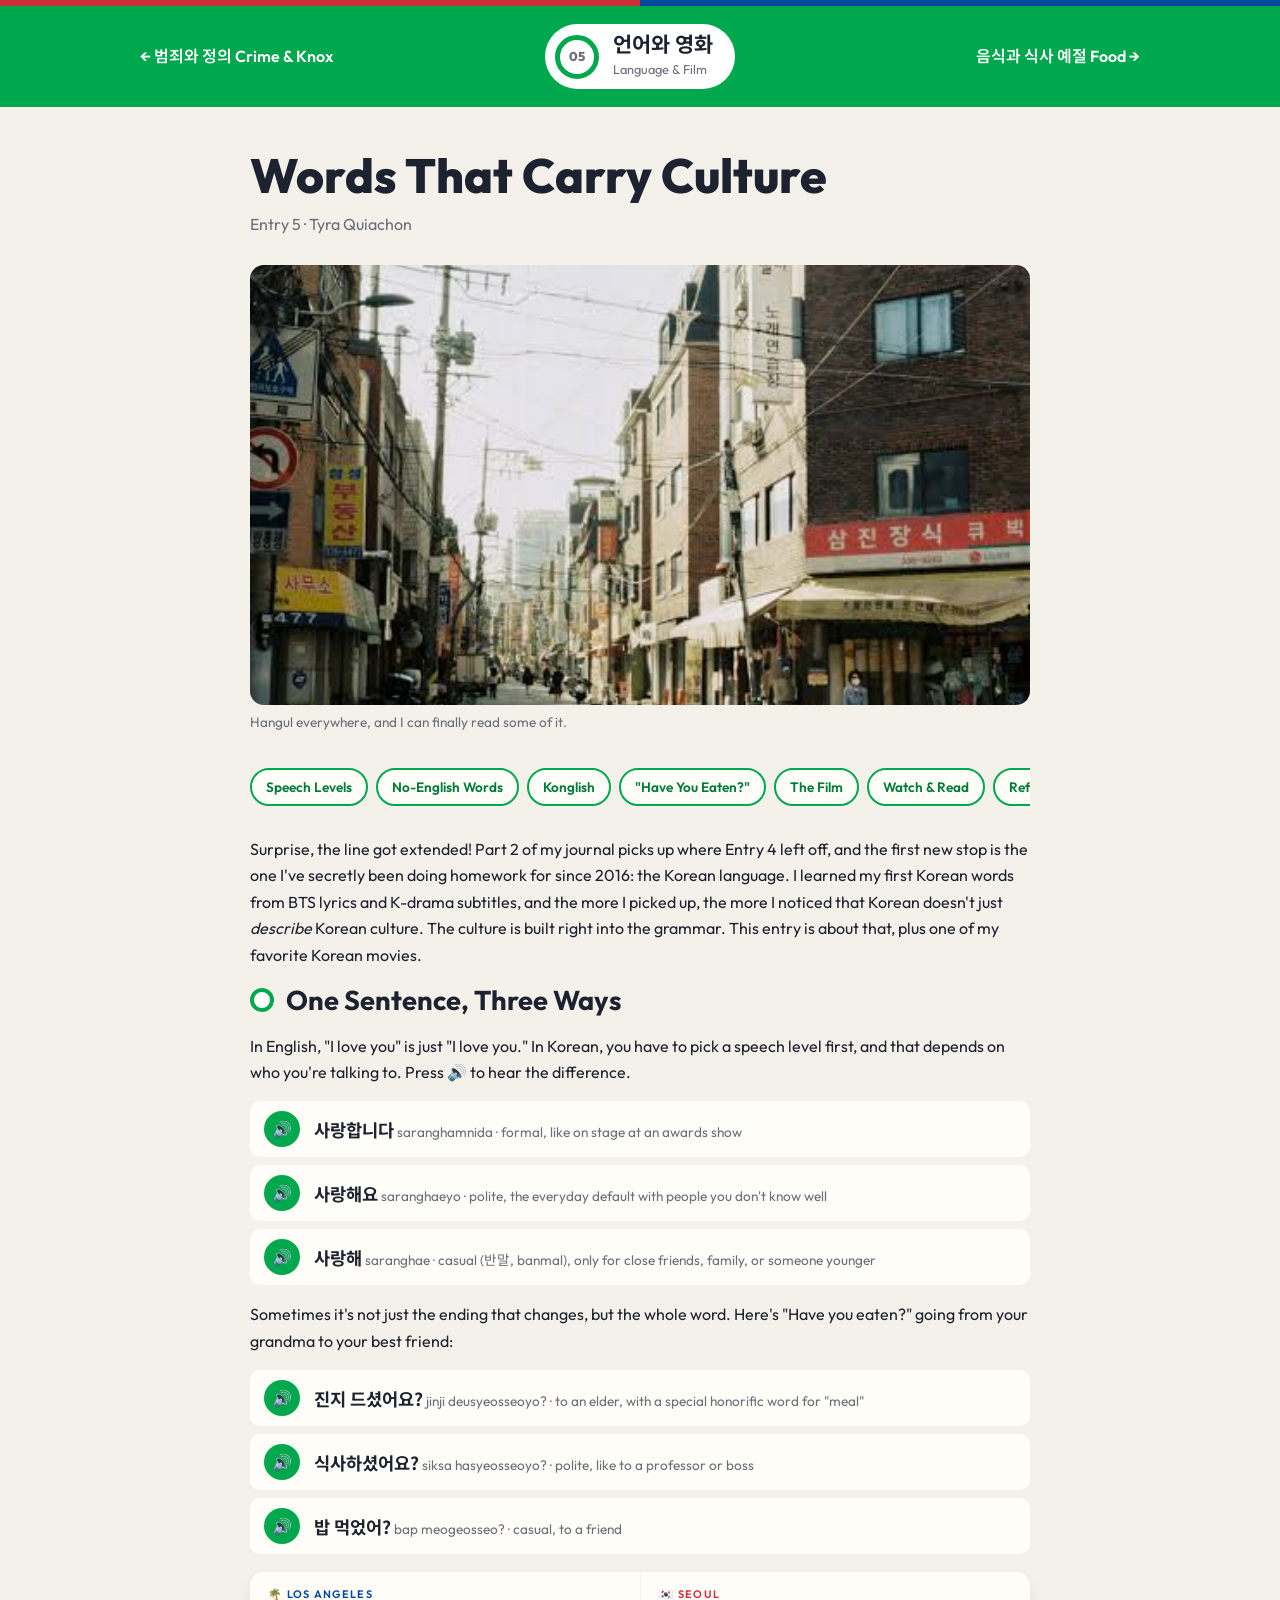
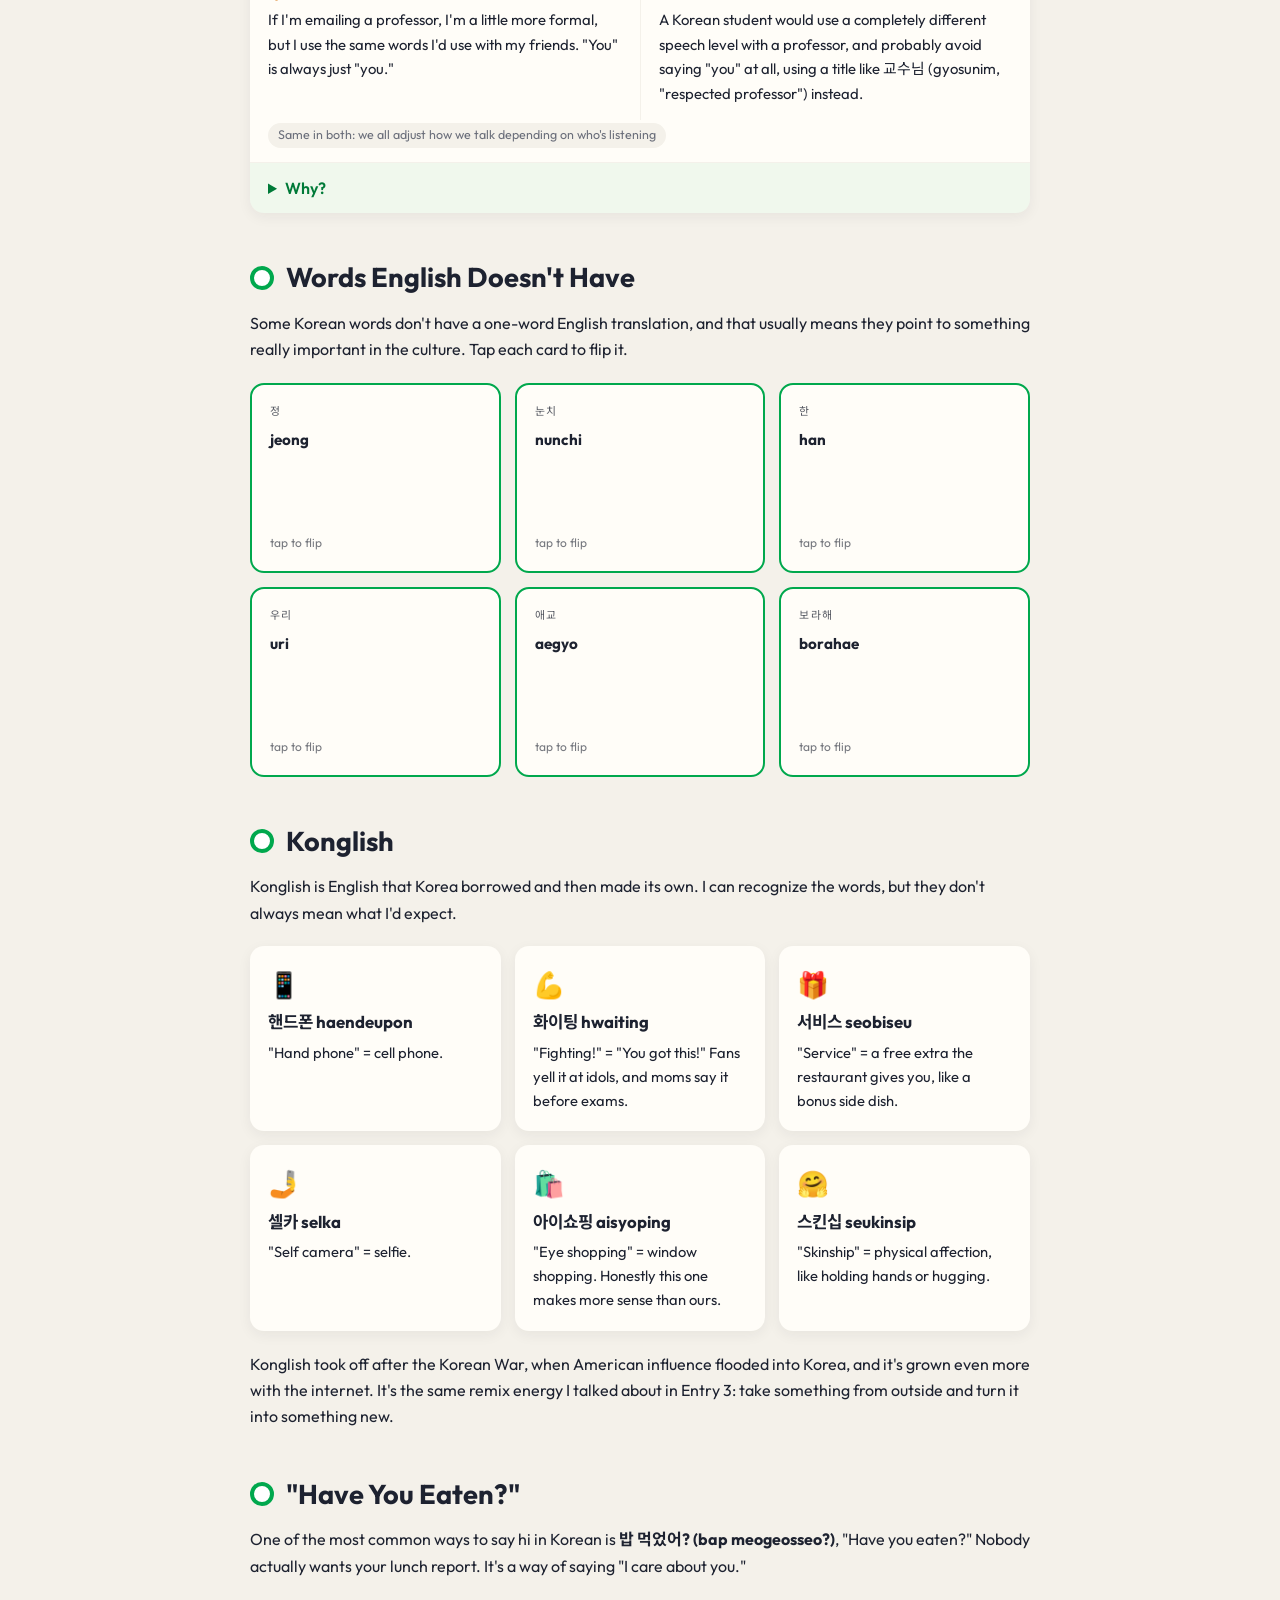
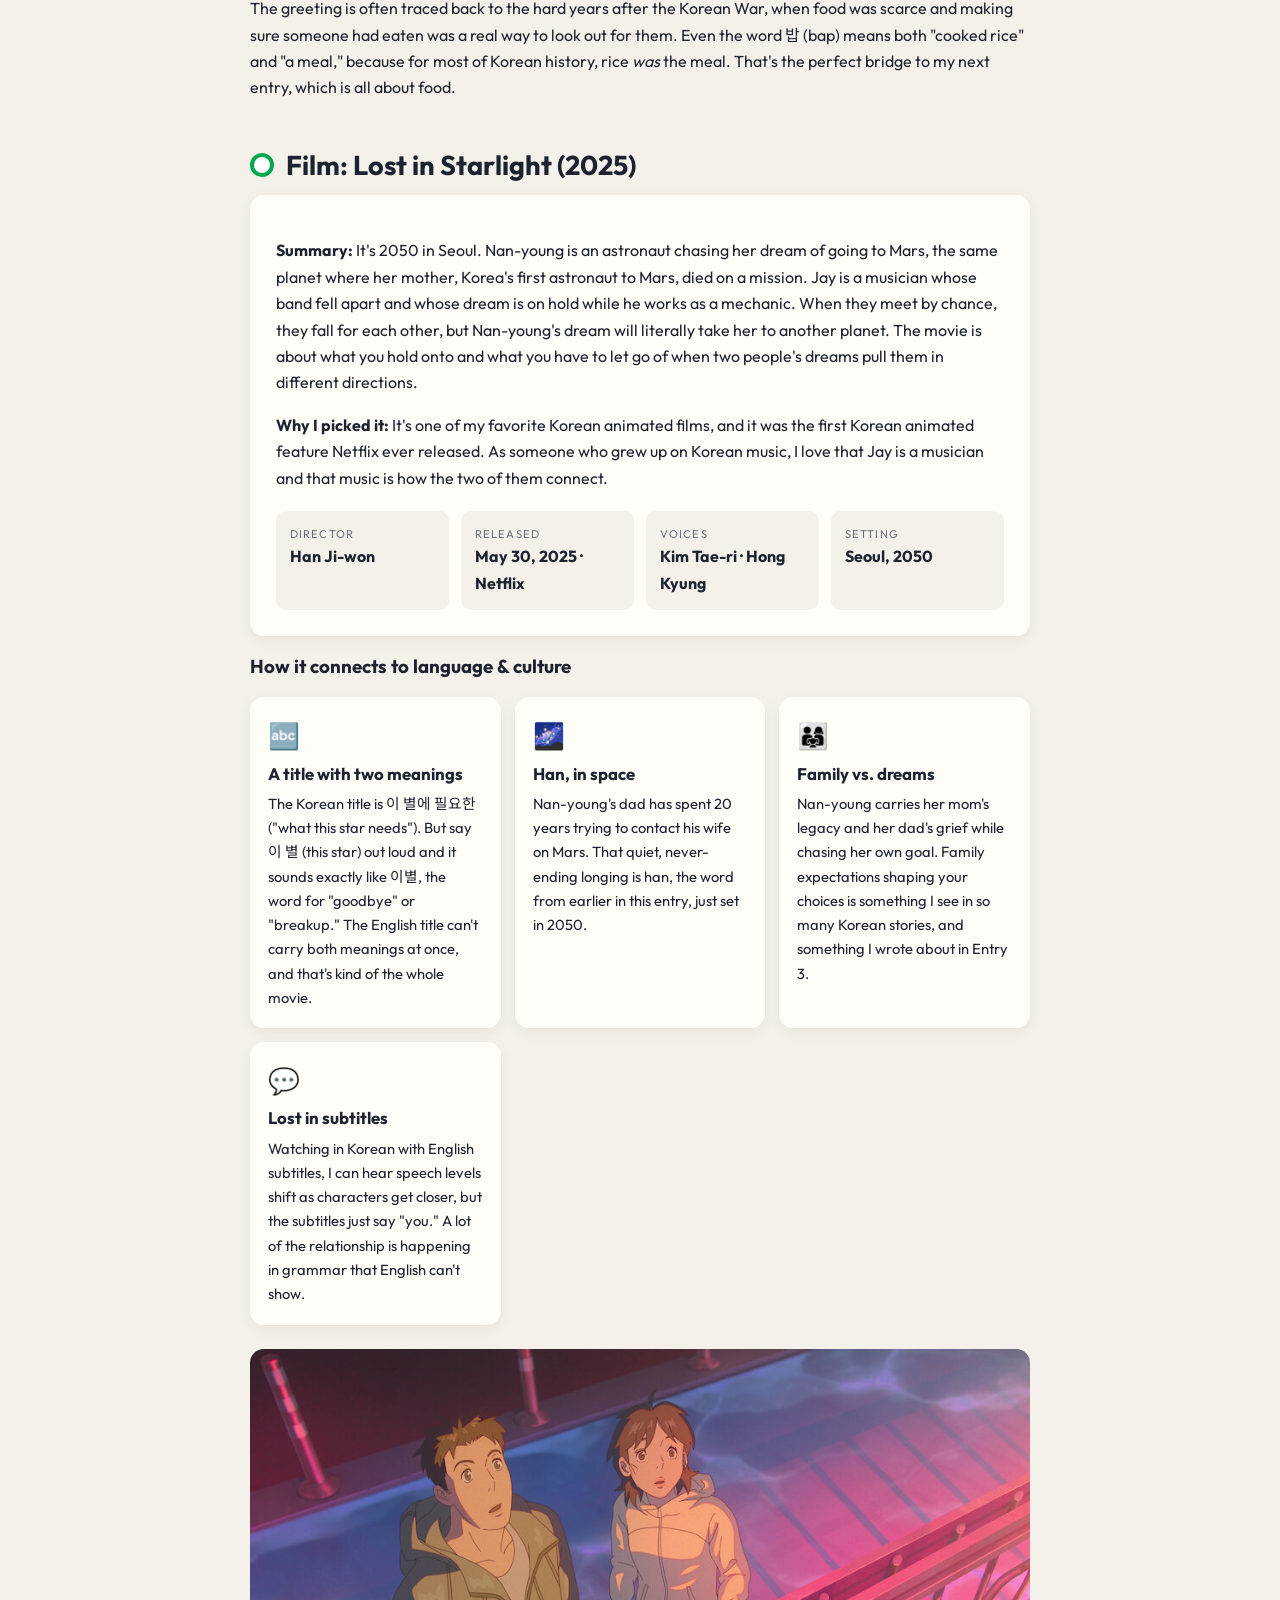
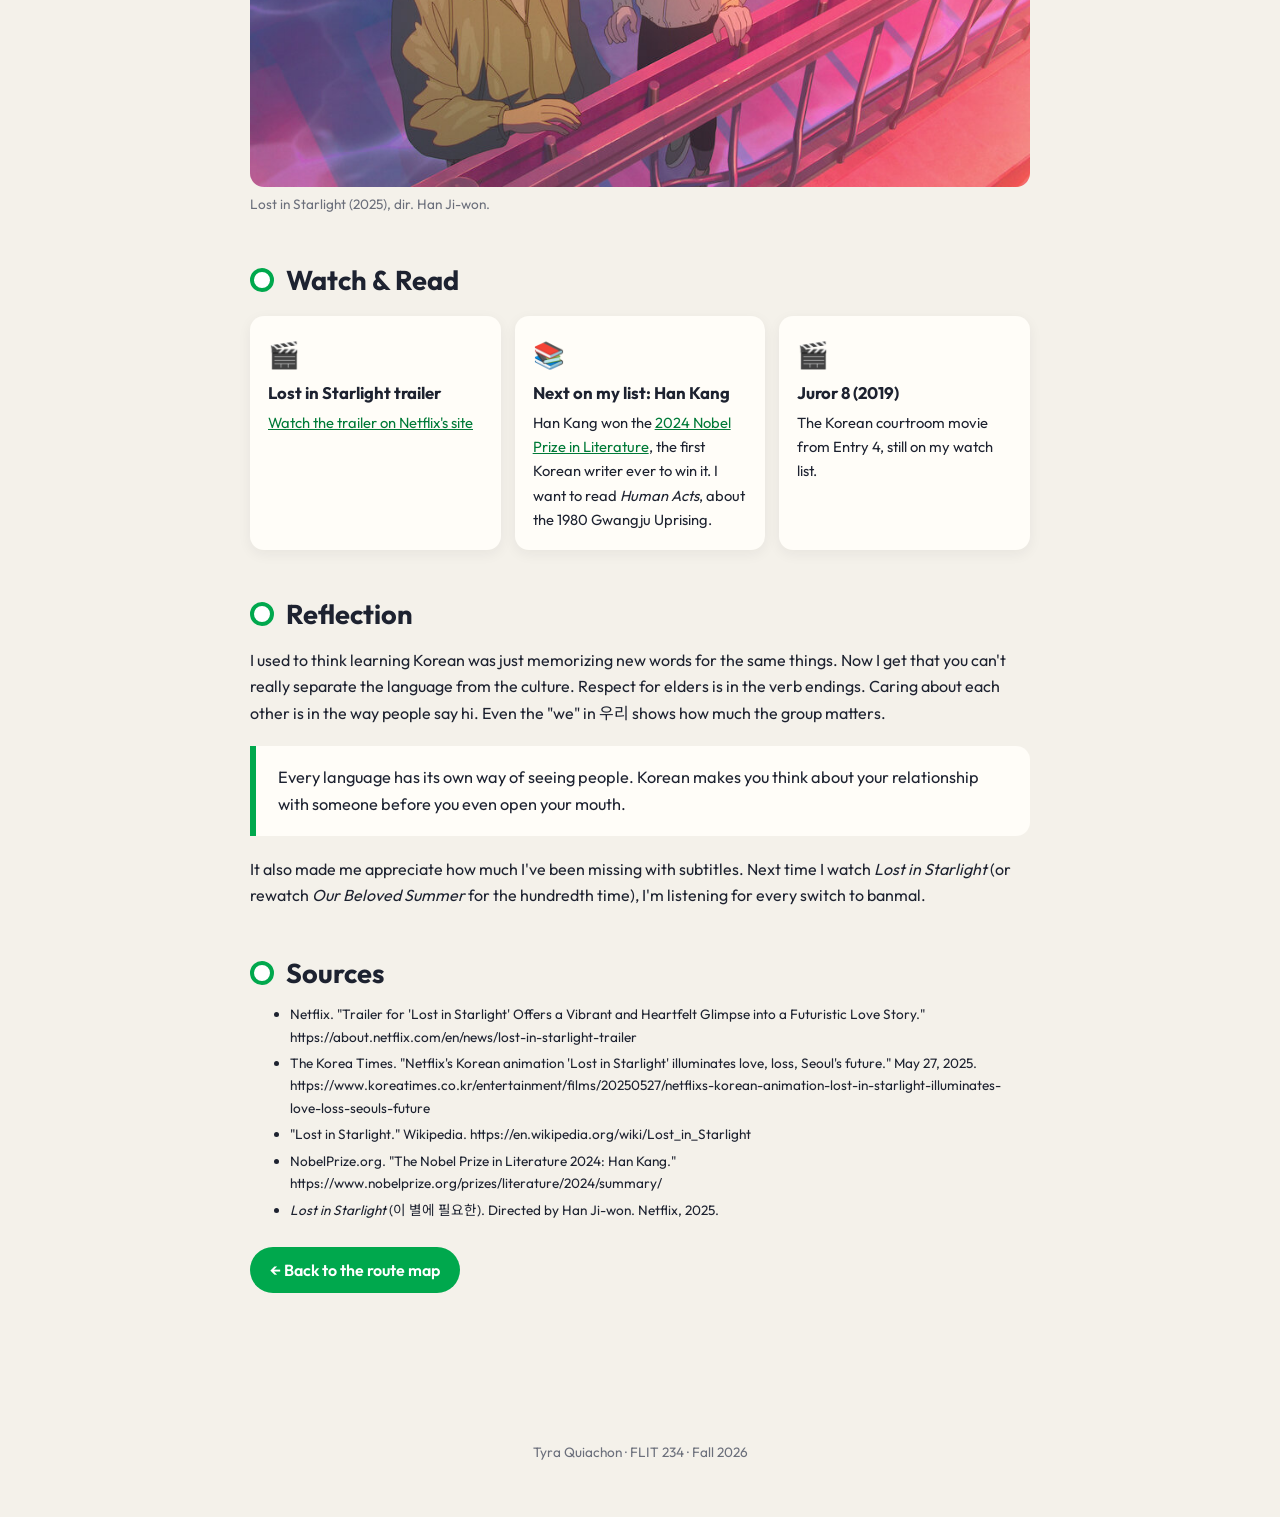
<file: entry5.html>
<!doctype html>
<html lang="en">
<head>
  <meta charset="utf-8">
  <meta name="viewport" content="width=device-width, initial-scale=1">
  <title>Entry 5: Language &amp; Film · Next Stop: Seoul</title>
  <link rel="preconnect" href="https://fonts.googleapis.com">
  <link rel="preconnect" href="https://fonts.gstatic.com" crossorigin>
  <link href="https://fonts.googleapis.com/css2?family=Noto+Sans+KR:wght@400;700;900&family=Outfit:wght@300;400;600;800&display=swap" rel="stylesheet">
  <link rel="stylesheet" href="style.css">
</head>
<body>
  <div class="stripe"></div>

  <nav class="platform" aria-label="Station sign">
    <div class="platform-inner">
      <a class="prev" href="entry4.html">← 범죄와 정의 Crime &amp; Knox</a>
      <div class="platform-current">
        <span class="platform-num">05</span>
        <div>
          <strong>언어와 영화</strong>
          <span>Language &amp; Film</span>
        </div>
      </div>
      <a class="next" data-next="6" href="entry6.html">음식과 식사 예절 Food →</a>
    </div>
  </nav>

  <main class="entry">
    <h1 class="entry-title hangul-flip" data-ko="말에 담긴 문화">Words That Carry Culture</h1>
    <p class="entry-meta">Entry 5 · Tyra Quiachon</p>

    <figure class="photo">
      <img src="images/entry5-cover.jpg" alt="Hangul signs or Korean writing">
      <figcaption>Hangul everywhere, and I can finally read some of it.</figcaption>
    </figure>

    <div class="chips">
      <a href="#levels">Speech Levels</a>
      <a href="#words">No-English Words</a>
      <a href="#konglish">Konglish</a>
      <a href="#eaten">"Have You Eaten?"</a>
      <a href="#film">The Film</a>
      <a href="#more">Watch &amp; Read</a>
      <a href="#reflect">Reflection</a>
    </div>

    <p>Surprise, the line got extended! Part 2 of my journal picks up where Entry 4 left off, and the first new stop is the one I've secretly been doing homework for since 2016: the Korean language. I learned my first Korean words from BTS lyrics and K-drama subtitles, and the more I picked up, the more I noticed that Korean doesn't just <em>describe</em> Korean culture. The culture is built right into the grammar. This entry is about that, plus one of my favorite Korean movies.</p>

    <section id="levels">
      <h2 class="hangul-flip" data-ko="높임말과 반말">One Sentence, Three Ways</h2>
      <p>In English, "I love you" is just "I love you." In Korean, you have to pick a speech level first, and that depends on who you're talking to. Press 🔊 to hear the difference.</p>
      <div class="phrases">
        <div class="phrase"><button class="speak" data-say="사랑합니다" aria-label="Play">🔊</button><div><strong>사랑합니다</strong> <span>saranghamnida · formal, like on stage at an awards show</span></div></div>
        <div class="phrase"><button class="speak" data-say="사랑해요" aria-label="Play">🔊</button><div><strong>사랑해요</strong> <span>saranghaeyo · polite, the everyday default with people you don't know well</span></div></div>
        <div class="phrase"><button class="speak" data-say="사랑해" aria-label="Play">🔊</button><div><strong>사랑해</strong> <span>saranghae · casual (반말, banmal), only for close friends, family, or someone younger</span></div></div>
      </div>
      <p>Sometimes it's not just the ending that changes, but the whole word. Here's "Have you eaten?" going from your grandma to your best friend:</p>
      <div class="phrases">
        <div class="phrase"><button class="speak" data-say="진지 드셨어요?" aria-label="Play">🔊</button><div><strong>진지 드셨어요?</strong> <span>jinji deusyeosseoyo? · to an elder, with a special honorific word for "meal"</span></div></div>
        <div class="phrase"><button class="speak" data-say="식사하셨어요?" aria-label="Play">🔊</button><div><strong>식사하셨어요?</strong> <span>siksa hasyeosseoyo? · polite, like to a professor or boss</span></div></div>
        <div class="phrase"><button class="speak" data-say="밥 먹었어?" aria-label="Play">🔊</button><div><strong>밥 먹었어?</strong> <span>bap meogeosseo? · casual, to a friend</span></div></div>
      </div>
      <div class="compare">
        <div class="compare-cols">
          <div class="compare-col la"><span class="label">🌴 Los Angeles</span><p>If I'm emailing a professor, I'm a little more formal, but I use the same words I'd use with my friends. "You" is always just "you."</p></div>
          <div class="compare-col kr"><span class="label">🇰🇷 Seoul</span><p>A Korean student would use a completely different speech level with a professor, and probably avoid saying "you" at all, using a title like 교수님 (gyosunim, "respected professor") instead.</p></div>
        </div>
        <span class="shared">Same in both: we all adjust how we talk depending on who's listening</span>
        <details><summary>Why?</summary><p>This goes back to the Confucian hierarchy I wrote about in Entry 3. When age and status shape every relationship, the language grows tools to show it. That's also why Koreans used to care so much about age. Until June 2023, Korea officially used "Korean age," where everyone gets a year older on New Year's Day. Now the law uses international age, but people still figure out who's older early on so they know how to talk to each other. One of my favorite K-drama moments is always when two characters finally agree to drop the polite <em>-yo</em> and switch to banmal. It's basically a relationship milestone.</p></details>
      </div>
    </section>

    <section id="words">
      <h2 class="hangul-flip" data-ko="번역할 수 없는 말">Words English Doesn't Have</h2>
      <p>Some Korean words don't have a one-word English translation, and that usually means they point to something really important in the culture. Tap each card to flip it.</p>
      <div class="flips">
        <button class="flip"><div class="flip-inner">
          <div class="flip-face flip-front"><span class="label">정</span><p><strong>jeong</strong></p><span class="tap">tap to flip</span></div>
          <div class="flip-face flip-back"><span class="label">Means</span><p>A deep bond of warmth and loyalty that builds up over time. It's why your neighborhood shop owner slips you something extra.</p></div>
        </div></button>
        <button class="flip"><div class="flip-inner">
          <div class="flip-face flip-front"><span class="label">눈치</span><p><strong>nunchi</strong></p><span class="tap">tap to flip</span></div>
          <div class="flip-face flip-back"><span class="label">Means</span><p>The skill of reading the room: noticing how people feel and what they want without anyone saying it out loud.</p></div>
        </div></button>
        <button class="flip"><div class="flip-inner">
          <div class="flip-face flip-front"><span class="label">한</span><p><strong>han</strong></p><span class="tap">tap to flip</span></div>
          <div class="flip-face flip-back"><span class="label">Means</span><p>A heavy, lingering sorrow and longing, often tied to Korea's history of war and division. A lot of sad ballads and dramas run on han.</p></div>
        </div></button>
        <button class="flip"><div class="flip-inner">
          <div class="flip-face flip-front"><span class="label">우리</span><p><strong>uri</strong></p><span class="tap">tap to flip</span></div>
          <div class="flip-face flip-back"><span class="label">Means</span><p>"We" or "our." Koreans say 우리 엄마 ("our mom") even if they're an only child, because the group comes before the "I."</p></div>
        </div></button>
        <button class="flip"><div class="flip-inner">
          <div class="flip-face flip-front"><span class="label">애교</span><p><strong>aegyo</strong></p><span class="tap">tap to flip</span></div>
          <div class="flip-face flip-back"><span class="label">Means</span><p>Acting cute on purpose with a baby voice, pouting, or finger hearts. Every idol gets asked to do it, whether they like it or not.</p></div>
        </div></button>
        <button class="flip"><div class="flip-inner">
          <div class="flip-face flip-front"><span class="label">보라해</span><p><strong>borahae</strong></p><span class="tap">tap to flip</span></div>
          <div class="flip-face flip-back"><span class="label">Means</span><p>"I purple you." BTS's V made it up in 2016 by mixing 보라 (purple) with 사랑해 (I love you). Proof that fans and idols make new Korean words too!</p></div>
        </div></button>
      </div>
    </section>

    <section id="konglish">
      <h2 class="hangul-flip" data-ko="콩글리시">Konglish</h2>
      <p>Konglish is English that Korea borrowed and then made its own. I can recognize the words, but they don't always mean what I'd expect.</p>
      <div class="cards">
        <div class="card"><span class="emoji">📱</span><h3>핸드폰 haendeupon</h3><p>"Hand phone" = cell phone.</p></div>
        <div class="card"><span class="emoji">💪</span><h3>화이팅 hwaiting</h3><p>"Fighting!" = "You got this!" Fans yell it at idols, and moms say it before exams.</p></div>
        <div class="card"><span class="emoji">🎁</span><h3>서비스 seobiseu</h3><p>"Service" = a free extra the restaurant gives you, like a bonus side dish.</p></div>
        <div class="card"><span class="emoji">🤳</span><h3>셀카 selka</h3><p>"Self camera" = selfie.</p></div>
        <div class="card"><span class="emoji">🛍️</span><h3>아이쇼핑 aisyoping</h3><p>"Eye shopping" = window shopping. Honestly this one makes more sense than ours.</p></div>
        <div class="card"><span class="emoji">🤗</span><h3>스킨십 seukinsip</h3><p>"Skinship" = physical affection, like holding hands or hugging.</p></div>
      </div>
      <p>Konglish took off after the Korean War, when American influence flooded into Korea, and it's grown even more with the internet. It's the same remix energy I talked about in Entry 3: take something from outside and turn it into something new.</p>
    </section>

    <section id="eaten">
      <h2 class="hangul-flip" data-ko="밥 먹었어?">"Have You Eaten?"</h2>
      <p>One of the most common ways to say hi in Korean is <strong>밥 먹었어? (bap meogeosseo?)</strong>, "Have you eaten?" Nobody actually wants your lunch report. It's a way of saying "I care about you."</p>
      <p>The greeting is often traced back to the hard years after the Korean War, when food was scarce and making sure someone had eaten was a real way to look out for them. Even the word 밥 (bap) means both "cooked rice" and "a meal," because for most of Korean history, rice <em>was</em> the meal. That's the perfect bridge to my next entry, which is all about food.</p>
    </section>

    <section id="film">
      <h2 class="hangul-flip" data-ko="이 별에 필요한">Film: Lost in Starlight (2025)</h2>
      <div class="why">
        <p><strong>Summary:</strong> It's 2050 in Seoul. Nan-young is an astronaut chasing her dream of going to Mars, the same planet where her mother, Korea's first astronaut to Mars, died on a mission. Jay is a musician whose band fell apart and whose dream is on hold while he works as a mechanic. When they meet by chance, they fall for each other, but Nan-young's dream will literally take her to another planet. The movie is about what you hold onto and what you have to let go of when two people's dreams pull them in different directions.</p>
        <p><strong>Why I picked it:</strong> It's one of my favorite Korean animated films, and it was the first Korean animated feature Netflix ever released. As someone who grew up on Korean music, I love that Jay is a musician and that music is how the two of them connect.</p>
        <div class="playlist">
          <div class="track-card"><span>Director</span><strong>Han Ji-won</strong></div>
          <div class="track-card"><span>Released</span><strong>May 30, 2025 · Netflix</strong></div>
          <div class="track-card"><span>Voices</span><strong>Kim Tae-ri · Hong Kyung</strong></div>
          <div class="track-card"><span>Setting</span><strong>Seoul, 2050</strong></div>
        </div>
      </div>
      <h3>How it connects to language &amp; culture</h3>
      <div class="cards">
        <div class="card"><span class="emoji">🔤</span><h3>A title with two meanings</h3><p>The Korean title is 이 별에 필요한 ("what this star needs"). But say 이 별 (this star) out loud and it sounds exactly like 이별, the word for "goodbye" or "breakup." The English title can't carry both meanings at once, and that's kind of the whole movie.</p></div>
        <div class="card"><span class="emoji">🌌</span><h3>Han, in space</h3><p>Nan-young's dad has spent 20 years trying to contact his wife on Mars. That quiet, never-ending longing is han, the word from earlier in this entry, just set in 2050.</p></div>
        <div class="card"><span class="emoji">👨‍👩‍👧</span><h3>Family vs. dreams</h3><p>Nan-young carries her mom's legacy and her dad's grief while chasing her own goal. Family expectations shaping your choices is something I see in so many Korean stories, and something I wrote about in Entry 3.</p></div>
        <div class="card"><span class="emoji">💬</span><h3>Lost in subtitles</h3><p>Watching in Korean with English subtitles, I can hear speech levels shift as characters get closer, but the subtitles just say "you." A lot of the relationship is happening in grammar that English can't show.</p></div>
      </div>
      <figure class="photo">
        <img src="images/entry5-film.jpg" alt="Lost in Starlight poster or still">
        <figcaption>Lost in Starlight (2025), dir. Han Ji-won.</figcaption>
      </figure>
    </section>

    <section id="more">
      <h2 class="hangul-flip" data-ko="더 보기">Watch &amp; Read</h2>
      <div class="cards">
        <div class="card"><span class="emoji">🎬</span><h3>Lost in Starlight trailer</h3><p><a href="https://about.netflix.com/en/news/lost-in-starlight-trailer" target="_blank" rel="noopener">Watch the trailer on Netflix's site</a></p></div>
        <div class="card"><span class="emoji">📚</span><h3>Next on my list: Han Kang</h3><p>Han Kang won the <a href="https://www.nobelprize.org/prizes/literature/2024/summary/" target="_blank" rel="noopener">2024 Nobel Prize in Literature</a>, the first Korean writer ever to win it. I want to read <em>Human Acts</em>, about the 1980 Gwangju Uprising.</p></div>
        <div class="card"><span class="emoji">🎬</span><h3>Juror 8 (2019)</h3><p>The Korean courtroom movie from Entry 4, still on my watch list.</p></div>
      </div>
    </section>

    <section id="reflect">
      <h2 class="hangul-flip" data-ko="생각">Reflection</h2>
      <p>I used to think learning Korean was just memorizing new words for the same things. Now I get that you can't really separate the language from the culture. Respect for elders is in the verb endings. Caring about each other is in the way people say hi. Even the "we" in 우리 shows how much the group matters.</p>
      <blockquote class="reflect">Every language has its own way of seeing people. Korean makes you think about your relationship with someone before you even open your mouth.</blockquote>
      <p>It also made me appreciate how much I've been missing with subtitles. Next time I watch <em>Lost in Starlight</em> (or rewatch <em>Our Beloved Summer</em> for the hundredth time), I'm listening for every switch to banmal.</p>
    </section>

    <section id="sources">
      <h2>Sources</h2>
      <ul class="sources">
        <li>Netflix. "Trailer for 'Lost in Starlight' Offers a Vibrant and Heartfelt Glimpse into a Futuristic Love Story." https://about.netflix.com/en/news/lost-in-starlight-trailer</li>
        <li>The Korea Times. "Netflix's Korean animation 'Lost in Starlight' illuminates love, loss, Seoul's future." May 27, 2025. https://www.koreatimes.co.kr/entertainment/films/20250527/netflixs-korean-animation-lost-in-starlight-illuminates-love-loss-seouls-future</li>
        <li>"Lost in Starlight." Wikipedia. https://en.wikipedia.org/wiki/Lost_in_Starlight</li>
        <li>NobelPrize.org. "The Nobel Prize in Literature 2024: Han Kang." https://www.nobelprize.org/prizes/literature/2024/summary/</li>
        <li><em>Lost in Starlight</em> (이 별에 필요한). Directed by Han Ji-won. Netflix, 2025.</li>
      </ul>
      <a class="back-home" href="index.html">← Back to the route map</a>
    </section>
  </main>

  <footer class="site-footer">
    <p>Tyra Quiachon · FLIT 234 · Fall 2026</p>
  </footer>

  <script src="script.js"></script>
</body>
</html>
</file>
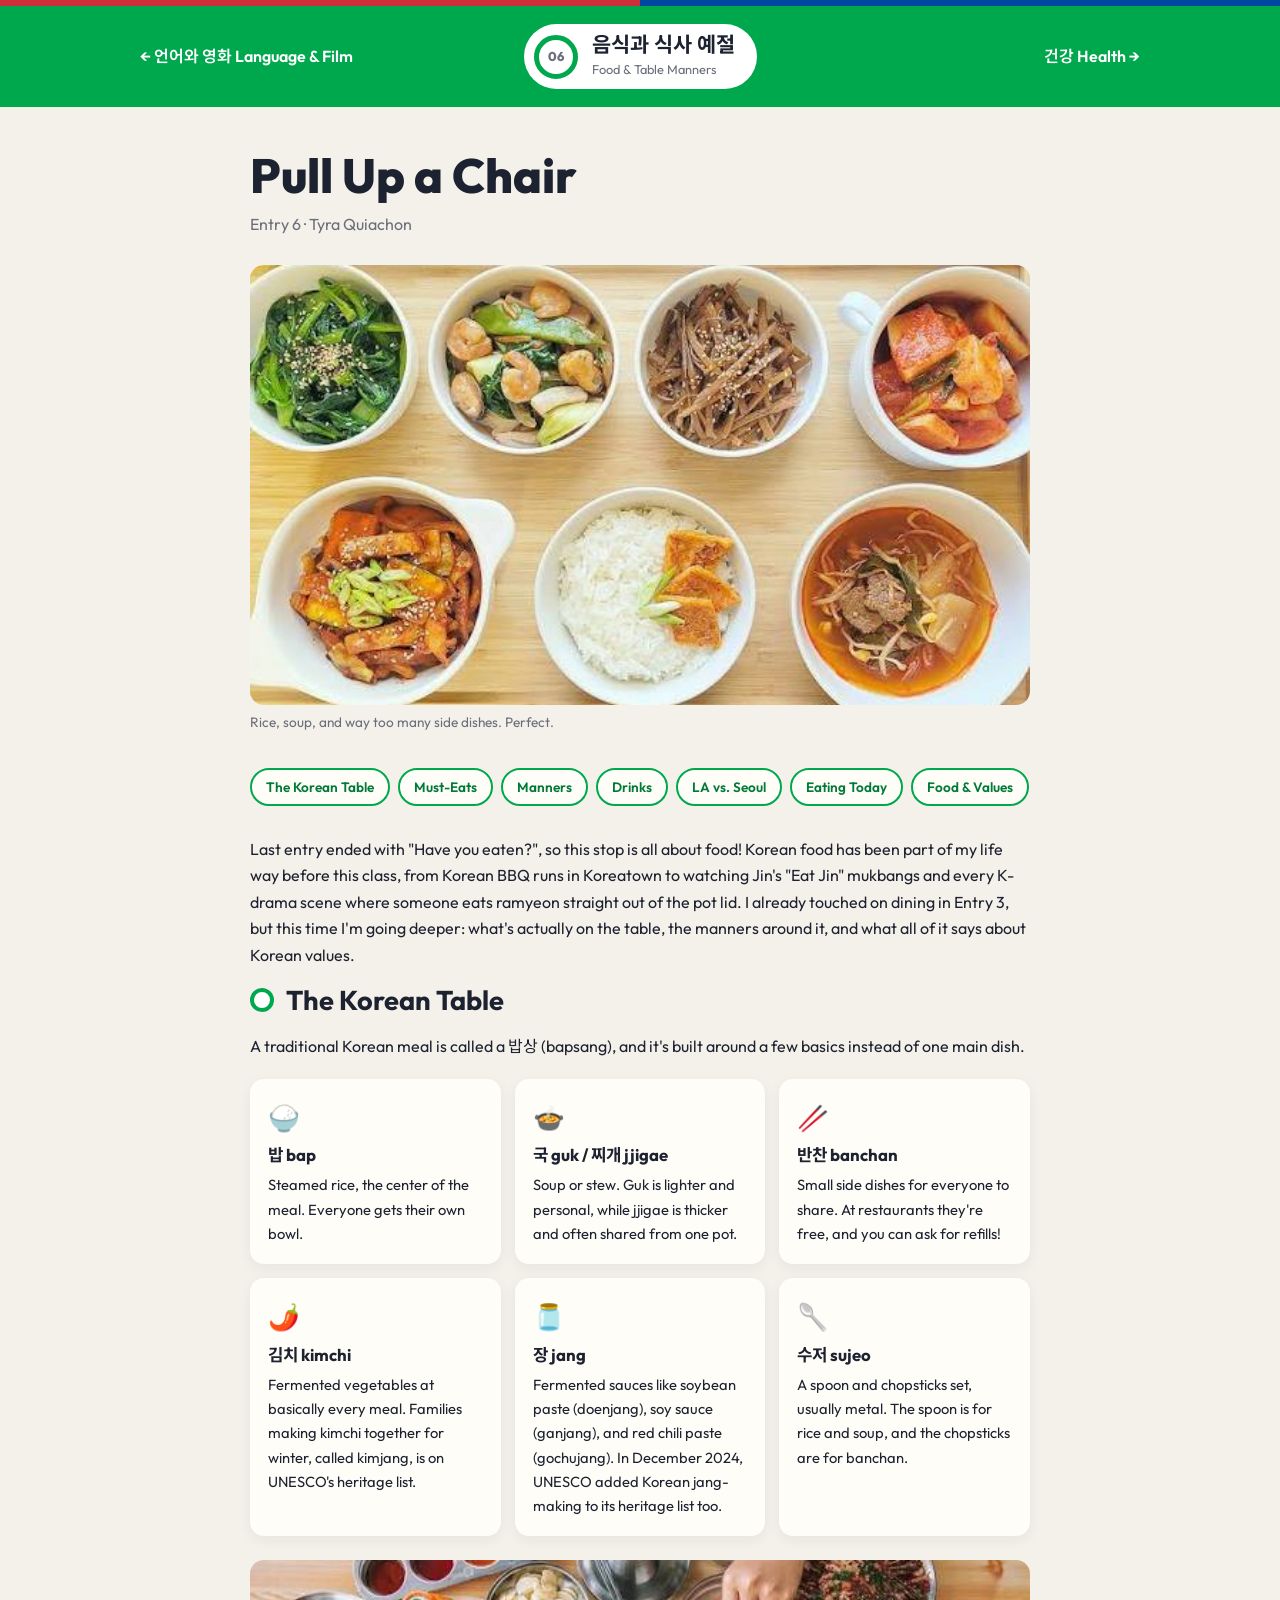
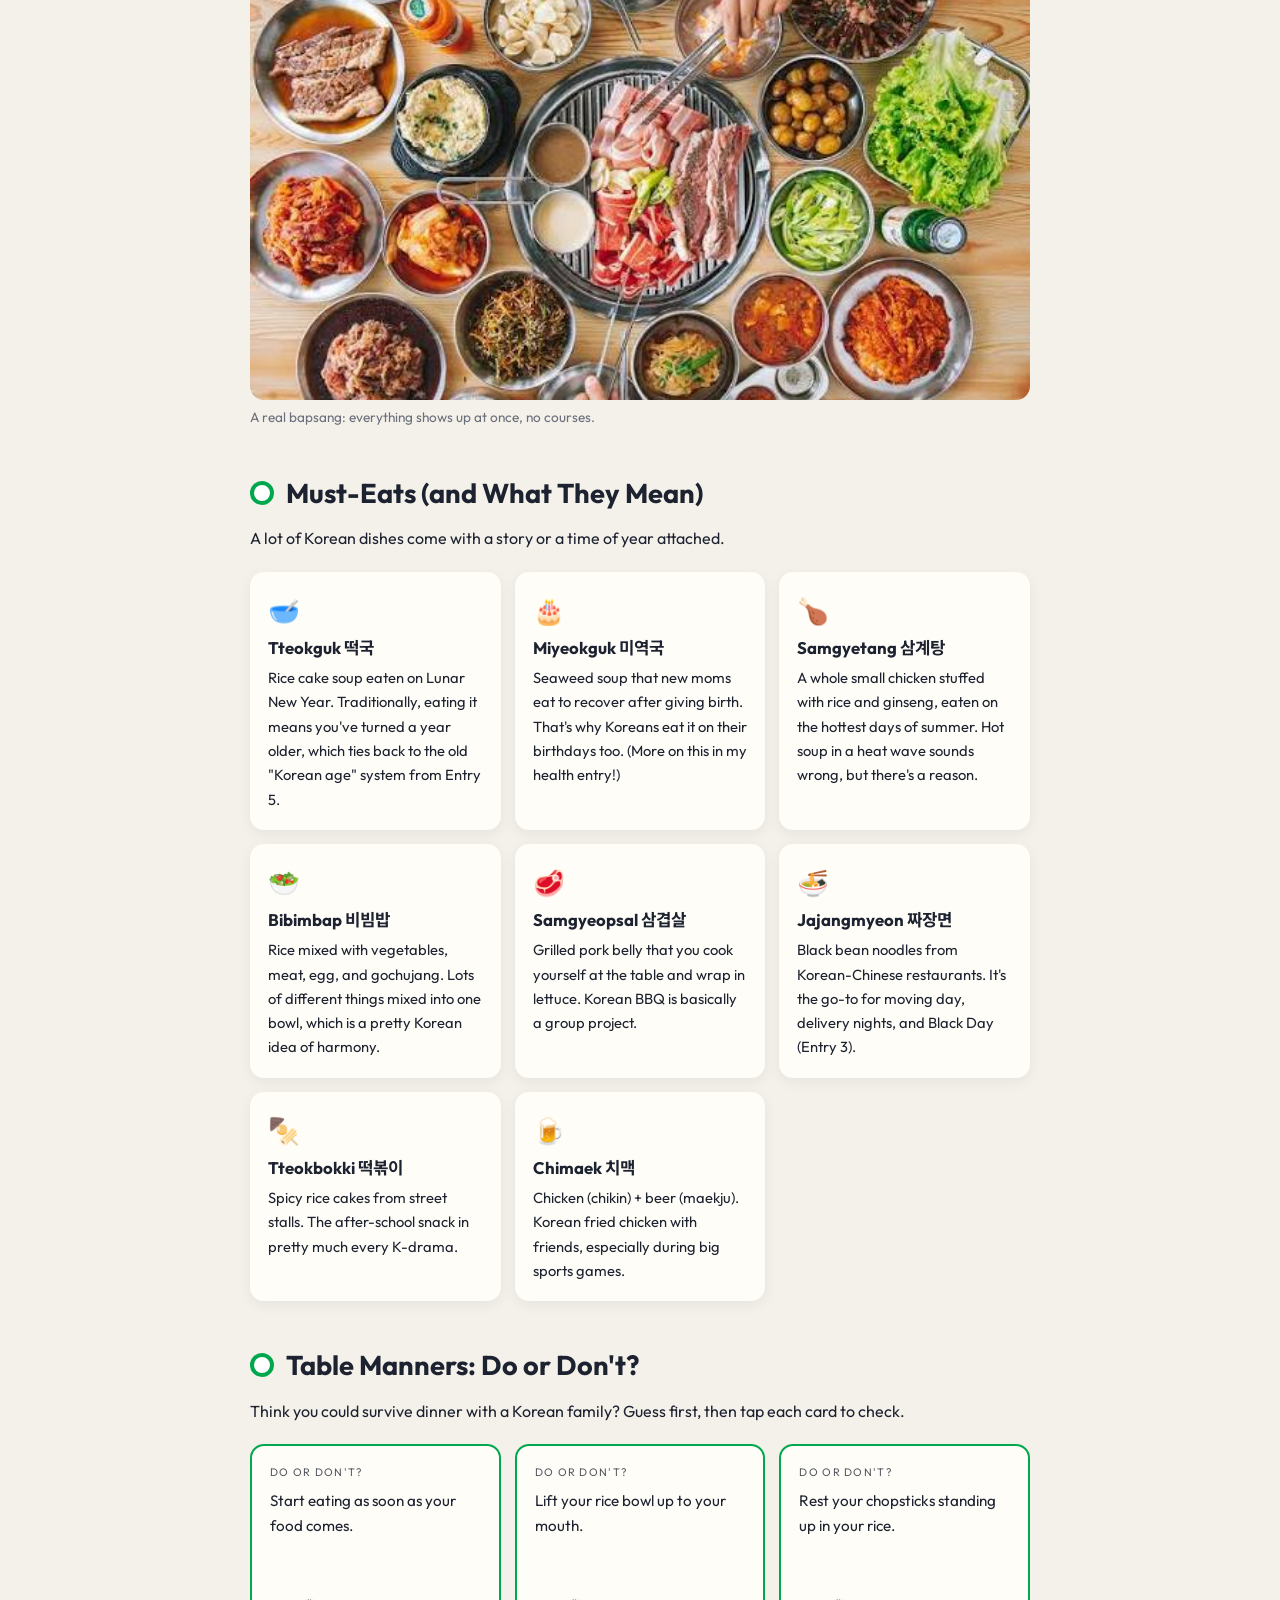
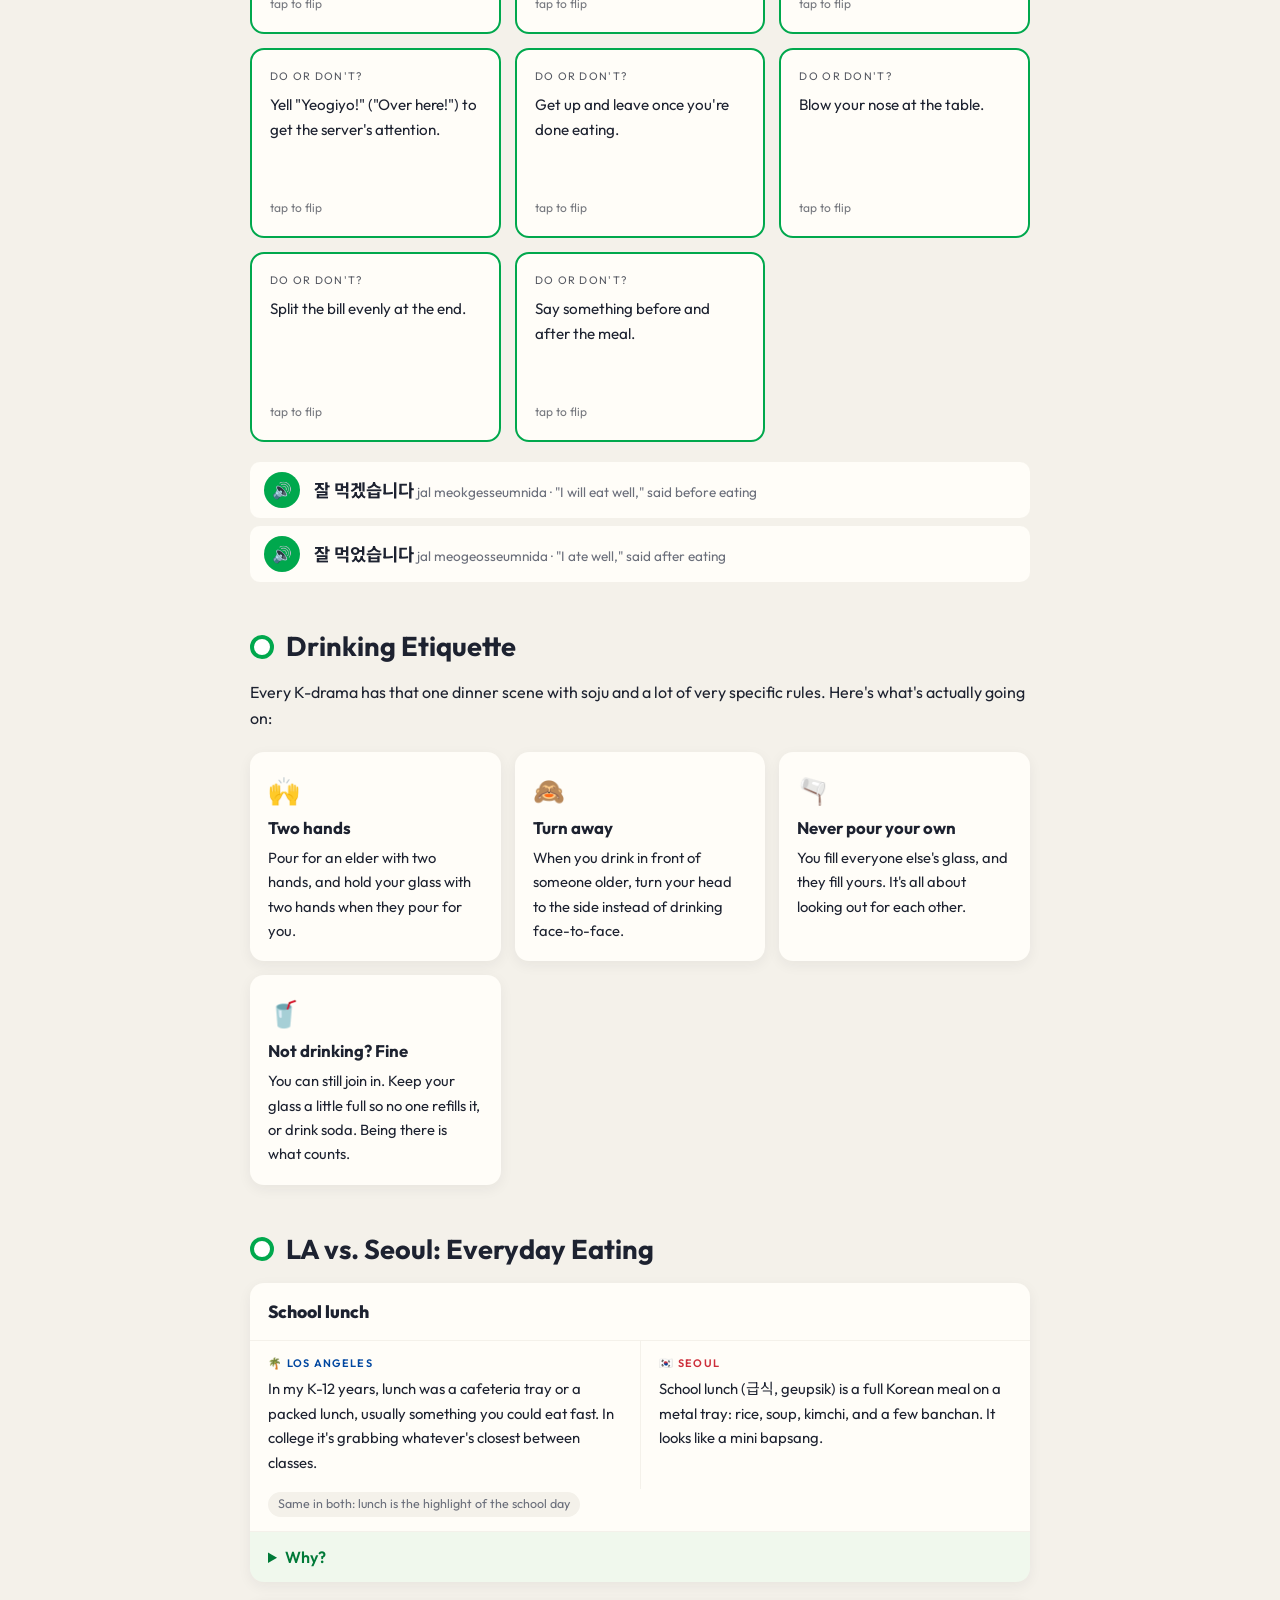
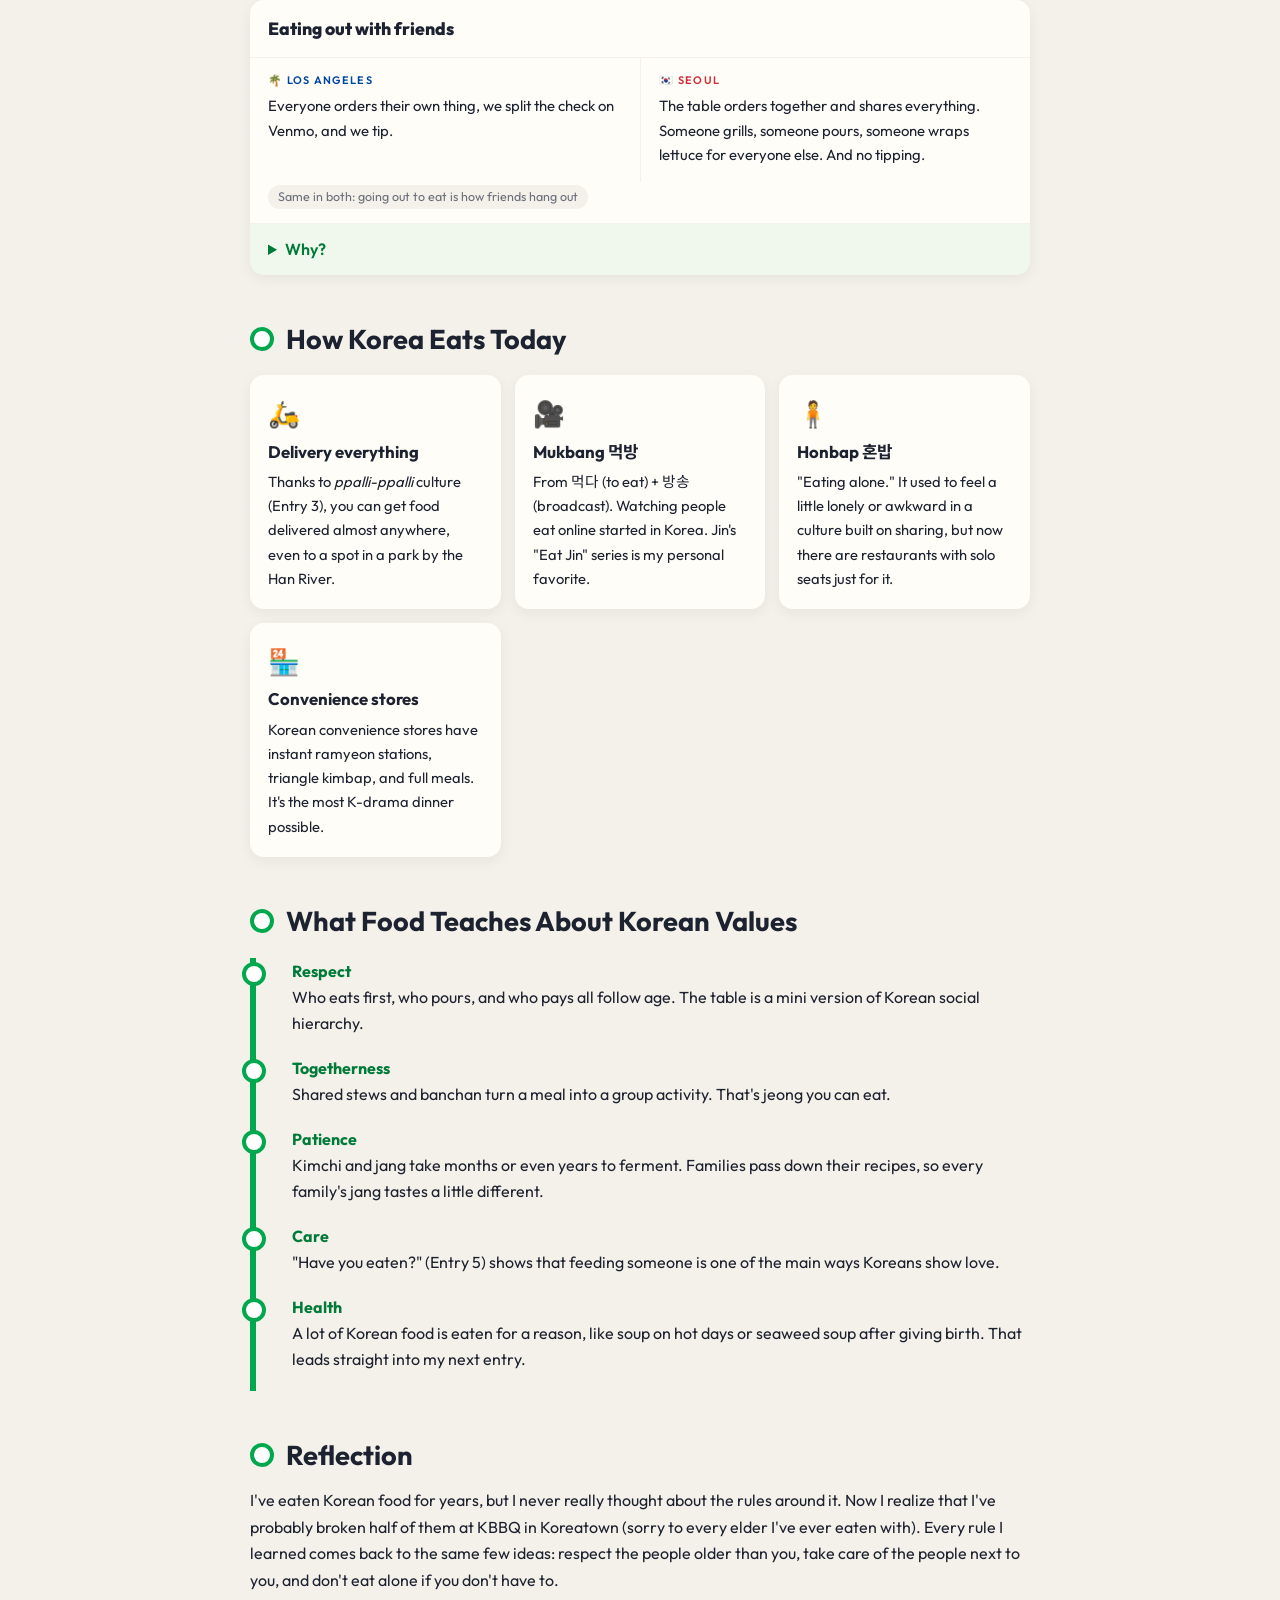
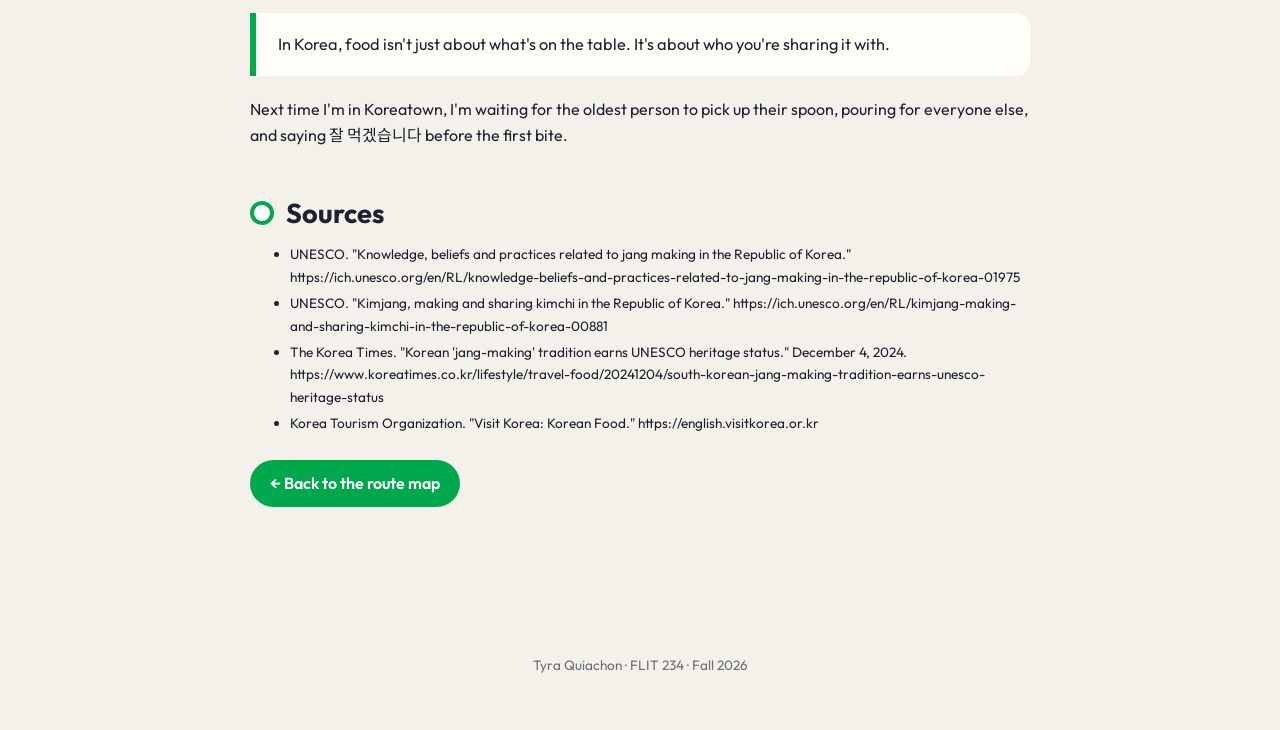
<file: entry6.html>
<!doctype html>
<html lang="en">
<head>
  <meta charset="utf-8">
  <meta name="viewport" content="width=device-width, initial-scale=1">
  <title>Entry 6: Food &amp; Table Manners · Next Stop: Seoul</title>
  <link rel="preconnect" href="https://fonts.googleapis.com">
  <link rel="preconnect" href="https://fonts.gstatic.com" crossorigin>
  <link href="https://fonts.googleapis.com/css2?family=Noto+Sans+KR:wght@400;700;900&family=Outfit:wght@300;400;600;800&display=swap" rel="stylesheet">
  <link rel="stylesheet" href="style.css">
</head>
<body>
  <div class="stripe"></div>

  <nav class="platform" aria-label="Station sign">
    <div class="platform-inner">
      <a class="prev" href="entry5.html">← 언어와 영화 Language &amp; Film</a>
      <div class="platform-current">
        <span class="platform-num">06</span>
        <div>
          <strong>음식과 식사 예절</strong>
          <span>Food &amp; Table Manners</span>
        </div>
      </div>
      <a class="next" data-next="7" href="entry7.html">건강 Health →</a>
    </div>
  </nav>

  <main class="entry">
    <h1 class="entry-title hangul-flip" data-ko="잘 먹겠습니다!">Pull Up a Chair</h1>
    <p class="entry-meta">Entry 6 · Tyra Quiachon</p>

    <figure class="photo">
      <img src="images/entry6-cover.jpg" alt="A Korean meal with rice, soup, and banchan">
      <figcaption>Rice, soup, and way too many side dishes. Perfect.</figcaption>
    </figure>

    <div class="chips">
      <a href="#table">The Korean Table</a>
      <a href="#dishes">Must-Eats</a>
      <a href="#manners">Manners</a>
      <a href="#drinks">Drinks</a>
      <a href="#lunch">LA vs. Seoul</a>
      <a href="#today">Eating Today</a>
      <a href="#values">Food &amp; Values</a>
      <a href="#reflect">Reflection</a>
    </div>

    <p>Last entry ended with "Have you eaten?", so this stop is all about food! Korean food has been part of my life way before this class, from Korean BBQ runs in Koreatown to watching Jin's "Eat Jin" mukbangs and every K-drama scene where someone eats ramyeon straight out of the pot lid. I already touched on dining in Entry 3, but this time I'm going deeper: what's actually on the table, the manners around it, and what all of it says about Korean values.</p>

    <section id="table">
      <h2 class="hangul-flip" data-ko="한국인의 밥상">The Korean Table</h2>
      <p>A traditional Korean meal is called a 밥상 (bapsang), and it's built around a few basics instead of one main dish.</p>
      <div class="cards">
        <div class="card"><span class="emoji">🍚</span><h3>밥 bap</h3><p>Steamed rice, the center of the meal. Everyone gets their own bowl.</p></div>
        <div class="card"><span class="emoji">🍲</span><h3>국 guk / 찌개 jjigae</h3><p>Soup or stew. Guk is lighter and personal, while jjigae is thicker and often shared from one pot.</p></div>
        <div class="card"><span class="emoji">🥢</span><h3>반찬 banchan</h3><p>Small side dishes for everyone to share. At restaurants they're free, and you can ask for refills!</p></div>
        <div class="card"><span class="emoji">🌶️</span><h3>김치 kimchi</h3><p>Fermented vegetables at basically every meal. Families making kimchi together for winter, called kimjang, is on UNESCO's heritage list.</p></div>
        <div class="card"><span class="emoji">🫙</span><h3>장 jang</h3><p>Fermented sauces like soybean paste (doenjang), soy sauce (ganjang), and red chili paste (gochujang). In December 2024, UNESCO added Korean jang-making to its heritage list too.</p></div>
        <div class="card"><span class="emoji">🥄</span><h3>수저 sujeo</h3><p>A spoon and chopsticks set, usually metal. The spoon is for rice and soup, and the chopsticks are for banchan.</p></div>
      </div>
      <figure class="photo">
        <img src="images/entry6-table.jpg" alt="A table full of banchan">
        <figcaption>A real bapsang: everything shows up at once, no courses.</figcaption>
      </figure>
    </section>

    <section id="dishes">
      <h2 class="hangul-flip" data-ko="꼭 먹어야 할 음식">Must-Eats (and What They Mean)</h2>
      <p>A lot of Korean dishes come with a story or a time of year attached.</p>
      <div class="cards">
        <div class="card"><span class="emoji">🥣</span><h3>Tteokguk 떡국</h3><p>Rice cake soup eaten on Lunar New Year. Traditionally, eating it means you've turned a year older, which ties back to the old "Korean age" system from Entry 5.</p></div>
        <div class="card"><span class="emoji">🎂</span><h3>Miyeokguk 미역국</h3><p>Seaweed soup that new moms eat to recover after giving birth. That's why Koreans eat it on their birthdays too. (More on this in my health entry!)</p></div>
        <div class="card"><span class="emoji">🍗</span><h3>Samgyetang 삼계탕</h3><p>A whole small chicken stuffed with rice and ginseng, eaten on the hottest days of summer. Hot soup in a heat wave sounds wrong, but there's a reason.</p></div>
        <div class="card"><span class="emoji">🥗</span><h3>Bibimbap 비빔밥</h3><p>Rice mixed with vegetables, meat, egg, and gochujang. Lots of different things mixed into one bowl, which is a pretty Korean idea of harmony.</p></div>
        <div class="card"><span class="emoji">🥩</span><h3>Samgyeopsal 삼겹살</h3><p>Grilled pork belly that you cook yourself at the table and wrap in lettuce. Korean BBQ is basically a group project.</p></div>
        <div class="card"><span class="emoji">🍜</span><h3>Jajangmyeon 짜장면</h3><p>Black bean noodles from Korean-Chinese restaurants. It's the go-to for moving day, delivery nights, and Black Day (Entry 3).</p></div>
        <div class="card"><span class="emoji">🍢</span><h3>Tteokbokki 떡볶이</h3><p>Spicy rice cakes from street stalls. The after-school snack in pretty much every K-drama.</p></div>
        <div class="card"><span class="emoji">🍺</span><h3>Chimaek 치맥</h3><p>Chicken (chikin) + beer (maekju). Korean fried chicken with friends, especially during big sports games.</p></div>
      </div>
    </section>

    <section id="manners">
      <h2 class="hangul-flip" data-ko="식사 예절">Table Manners: Do or Don't?</h2>
      <p>Think you could survive dinner with a Korean family? Guess first, then tap each card to check.</p>
      <div class="flips">
        <button class="flip"><div class="flip-inner">
          <div class="flip-face flip-front"><span class="label">Do or don't?</span><p>Start eating as soon as your food comes.</p><span class="tap">tap to flip</span></div>
          <div class="flip-face flip-back"><span class="label">Don't</span><p>Wait until the oldest person at the table picks up their spoon first.</p></div>
        </div></button>
        <button class="flip"><div class="flip-inner">
          <div class="flip-face flip-front"><span class="label">Do or don't?</span><p>Lift your rice bowl up to your mouth.</p><span class="tap">tap to flip</span></div>
          <div class="flip-face flip-back"><span class="label">Don't</span><p>Unlike in Japan, the bowl stays on the table. That's what the spoon is for!</p></div>
        </div></button>
        <button class="flip"><div class="flip-inner">
          <div class="flip-face flip-front"><span class="label">Do or don't?</span><p>Rest your chopsticks standing up in your rice.</p><span class="tap">tap to flip</span></div>
          <div class="flip-face flip-back"><span class="label">Don't</span><p>It looks like the offerings at ancestral rites, so it's bad luck. Lay them down on the table or your spoon rest.</p></div>
        </div></button>
        <button class="flip"><div class="flip-inner">
          <div class="flip-face flip-front"><span class="label">Do or don't?</span><p>Yell "Yeogiyo!" ("Over here!") to get the server's attention.</p><span class="tap">tap to flip</span></div>
          <div class="flip-face flip-back"><span class="label">Do</span><p>Totally normal, not rude at all! A lot of restaurants even have a call button on every table.</p></div>
        </div></button>
        <button class="flip"><div class="flip-inner">
          <div class="flip-face flip-front"><span class="label">Do or don't?</span><p>Get up and leave once you're done eating.</p><span class="tap">tap to flip</span></div>
          <div class="flip-face flip-back"><span class="label">Don't</span><p>Try to keep pace with the elders and wait until they're finished before leaving the table.</p></div>
        </div></button>
        <button class="flip"><div class="flip-inner">
          <div class="flip-face flip-front"><span class="label">Do or don't?</span><p>Blow your nose at the table.</p><span class="tap">tap to flip</span></div>
          <div class="flip-face flip-back"><span class="label">Don't</span><p>Even if the jjigae is spicy, excuse yourself and step away first.</p></div>
        </div></button>
        <button class="flip"><div class="flip-inner">
          <div class="flip-face flip-front"><span class="label">Do or don't?</span><p>Split the bill evenly at the end.</p><span class="tap">tap to flip</span></div>
          <div class="flip-face flip-back"><span class="label">Depends</span><p>Traditionally the oldest person or whoever invited you pays, and you get the next one. But younger Koreans do "Dutch pay" (더치페이) a lot now.</p></div>
        </div></button>
        <button class="flip"><div class="flip-inner">
          <div class="flip-face flip-front"><span class="label">Do or don't?</span><p>Say something before and after the meal.</p><span class="tap">tap to flip</span></div>
          <div class="flip-face flip-back"><span class="label">Do</span><p>It's like saying grace, but it's a thank-you to whoever made or paid for the food. Hear both phrases below.</p></div>
        </div></button>
      </div>
      <div class="phrases">
        <div class="phrase"><button class="speak" data-say="잘 먹겠습니다" aria-label="Play">🔊</button><div><strong>잘 먹겠습니다</strong> <span>jal meokgesseumnida · "I will eat well," said before eating</span></div></div>
        <div class="phrase"><button class="speak" data-say="잘 먹었습니다" aria-label="Play">🔊</button><div><strong>잘 먹었습니다</strong> <span>jal meogeosseumnida · "I ate well," said after eating</span></div></div>
      </div>
    </section>

    <section id="drinks">
      <h2 class="hangul-flip" data-ko="술자리 예절">Drinking Etiquette</h2>
      <p>Every K-drama has that one dinner scene with soju and a lot of very specific rules. Here's what's actually going on:</p>
      <div class="cards">
        <div class="card"><span class="emoji">🙌</span><h3>Two hands</h3><p>Pour for an elder with two hands, and hold your glass with two hands when they pour for you.</p></div>
        <div class="card"><span class="emoji">🙈</span><h3>Turn away</h3><p>When you drink in front of someone older, turn your head to the side instead of drinking face-to-face.</p></div>
        <div class="card"><span class="emoji">🫗</span><h3>Never pour your own</h3><p>You fill everyone else's glass, and they fill yours. It's all about looking out for each other.</p></div>
        <div class="card"><span class="emoji">🥤</span><h3>Not drinking? Fine</h3><p>You can still join in. Keep your glass a little full so no one refills it, or drink soda. Being there is what counts.</p></div>
      </div>
    </section>

    <section id="lunch">
      <h2 class="hangul-flip" data-ko="LA vs 서울">LA vs. Seoul: Everyday Eating</h2>
      <div class="compare">
        <div class="compare-head">School lunch</div>
        <div class="compare-cols">
          <div class="compare-col la"><span class="label">🌴 Los Angeles</span><p>In my K-12 years, lunch was a cafeteria tray or a packed lunch, usually something you could eat fast. In college it's grabbing whatever's closest between classes.</p></div>
          <div class="compare-col kr"><span class="label">🇰🇷 Seoul</span><p>School lunch (급식, geupsik) is a full Korean meal on a metal tray: rice, soup, kimchi, and a few banchan. It looks like a mini bapsang.</p></div>
        </div>
        <span class="shared">Same in both: lunch is the highlight of the school day</span>
        <details><summary>Why?</summary><p>In Korea, a "real" meal means rice plus soup and sides, so even a school lunch follows that structure. American food culture leans toward convenience and individual choice, so lunch is more about being quick and filling.</p></details>
      </div>
      <div class="compare">
        <div class="compare-head">Eating out with friends</div>
        <div class="compare-cols">
          <div class="compare-col la"><span class="label">🌴 Los Angeles</span><p>Everyone orders their own thing, we split the check on Venmo, and we tip.</p></div>
          <div class="compare-col kr"><span class="label">🇰🇷 Seoul</span><p>The table orders together and shares everything. Someone grills, someone pours, someone wraps lettuce for everyone else. And no tipping.</p></div>
        </div>
        <span class="shared">Same in both: going out to eat is how friends hang out</span>
        <details><summary>Why?</summary><p>Sharing food is how Koreans build <em>jeong</em>. When you eat from the same pot and take care of each other's plates, you become part of the same <em>uri</em> (Entry 5). In LA, our food culture is more individual, which matches how much American culture values personal choice.</p></details>
      </div>
    </section>

    <section id="today">
      <h2 class="hangul-flip" data-ko="요즘 식문화">How Korea Eats Today</h2>
      <div class="cards">
        <div class="card"><span class="emoji">🛵</span><h3>Delivery everything</h3><p>Thanks to <em>ppalli-ppalli</em> culture (Entry 3), you can get food delivered almost anywhere, even to a spot in a park by the Han River.</p></div>
        <div class="card"><span class="emoji">🎥</span><h3>Mukbang 먹방</h3><p>From 먹다 (to eat) + 방송 (broadcast). Watching people eat online started in Korea. Jin's "Eat Jin" series is my personal favorite.</p></div>
        <div class="card"><span class="emoji">🧍</span><h3>Honbap 혼밥</h3><p>"Eating alone." It used to feel a little lonely or awkward in a culture built on sharing, but now there are restaurants with solo seats just for it.</p></div>
        <div class="card"><span class="emoji">🏪</span><h3>Convenience stores</h3><p>Korean convenience stores have instant ramyeon stations, triangle kimbap, and full meals. It's the most K-drama dinner possible.</p></div>
      </div>
    </section>

    <section id="values">
      <h2 class="hangul-flip" data-ko="음식에 담긴 가치">What Food Teaches About Korean Values</h2>
      <ol class="timeline">
        <li><strong>Respect</strong>Who eats first, who pours, and who pays all follow age. The table is a mini version of Korean social hierarchy.</li>
        <li><strong>Togetherness</strong>Shared stews and banchan turn a meal into a group activity. That's jeong you can eat.</li>
        <li><strong>Patience</strong>Kimchi and jang take months or even years to ferment. Families pass down their recipes, so every family's jang tastes a little different.</li>
        <li><strong>Care</strong>"Have you eaten?" (Entry 5) shows that feeding someone is one of the main ways Koreans show love.</li>
        <li><strong>Health</strong>A lot of Korean food is eaten for a reason, like soup on hot days or seaweed soup after giving birth. That leads straight into my next entry.</li>
      </ol>
    </section>

    <section id="reflect">
      <h2 class="hangul-flip" data-ko="생각">Reflection</h2>
      <p>I've eaten Korean food for years, but I never really thought about the rules around it. Now I realize that I've probably broken half of them at KBBQ in Koreatown (sorry to every elder I've ever eaten with). Every rule I learned comes back to the same few ideas: respect the people older than you, take care of the people next to you, and don't eat alone if you don't have to.</p>
      <blockquote class="reflect">In Korea, food isn't just about what's on the table. It's about who you're sharing it with.</blockquote>
      <p>Next time I'm in Koreatown, I'm waiting for the oldest person to pick up their spoon, pouring for everyone else, and saying 잘 먹겠습니다 before the first bite.</p>
    </section>

    <section id="sources">
      <h2>Sources</h2>
      <ul class="sources">
        <li>UNESCO. "Knowledge, beliefs and practices related to jang making in the Republic of Korea." https://ich.unesco.org/en/RL/knowledge-beliefs-and-practices-related-to-jang-making-in-the-republic-of-korea-01975</li>
        <li>UNESCO. "Kimjang, making and sharing kimchi in the Republic of Korea." https://ich.unesco.org/en/RL/kimjang-making-and-sharing-kimchi-in-the-republic-of-korea-00881</li>
        <li>The Korea Times. "Korean 'jang-making' tradition earns UNESCO heritage status." December 4, 2024. https://www.koreatimes.co.kr/lifestyle/travel-food/20241204/south-korean-jang-making-tradition-earns-unesco-heritage-status</li>
        <li>Korea Tourism Organization. "Visit Korea: Korean Food." https://english.visitkorea.or.kr</li>
      </ul>
      <a class="back-home" href="index.html">← Back to the route map</a>
    </section>
  </main>

  <footer class="site-footer">
    <p>Tyra Quiachon · FLIT 234 · Fall 2026</p>
  </footer>

  <script src="script.js"></script>
</body>
</html>
</file>
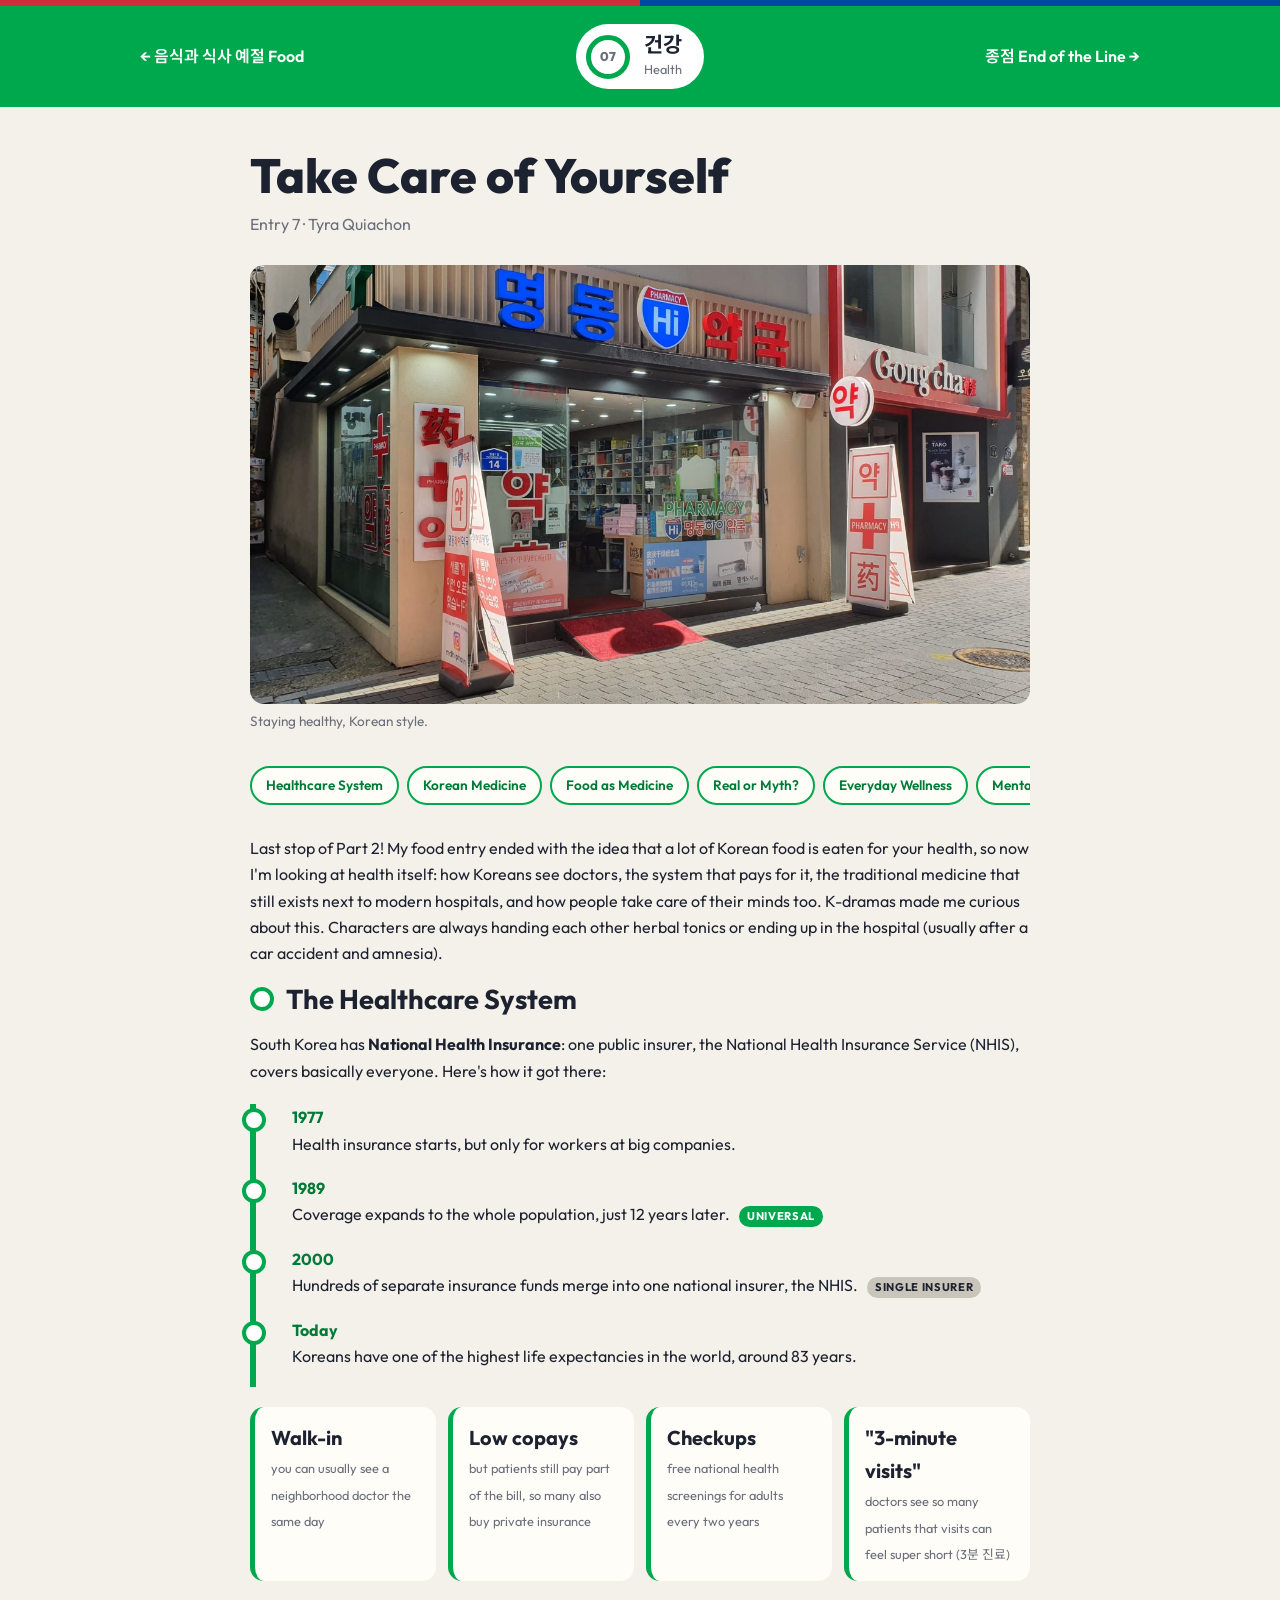
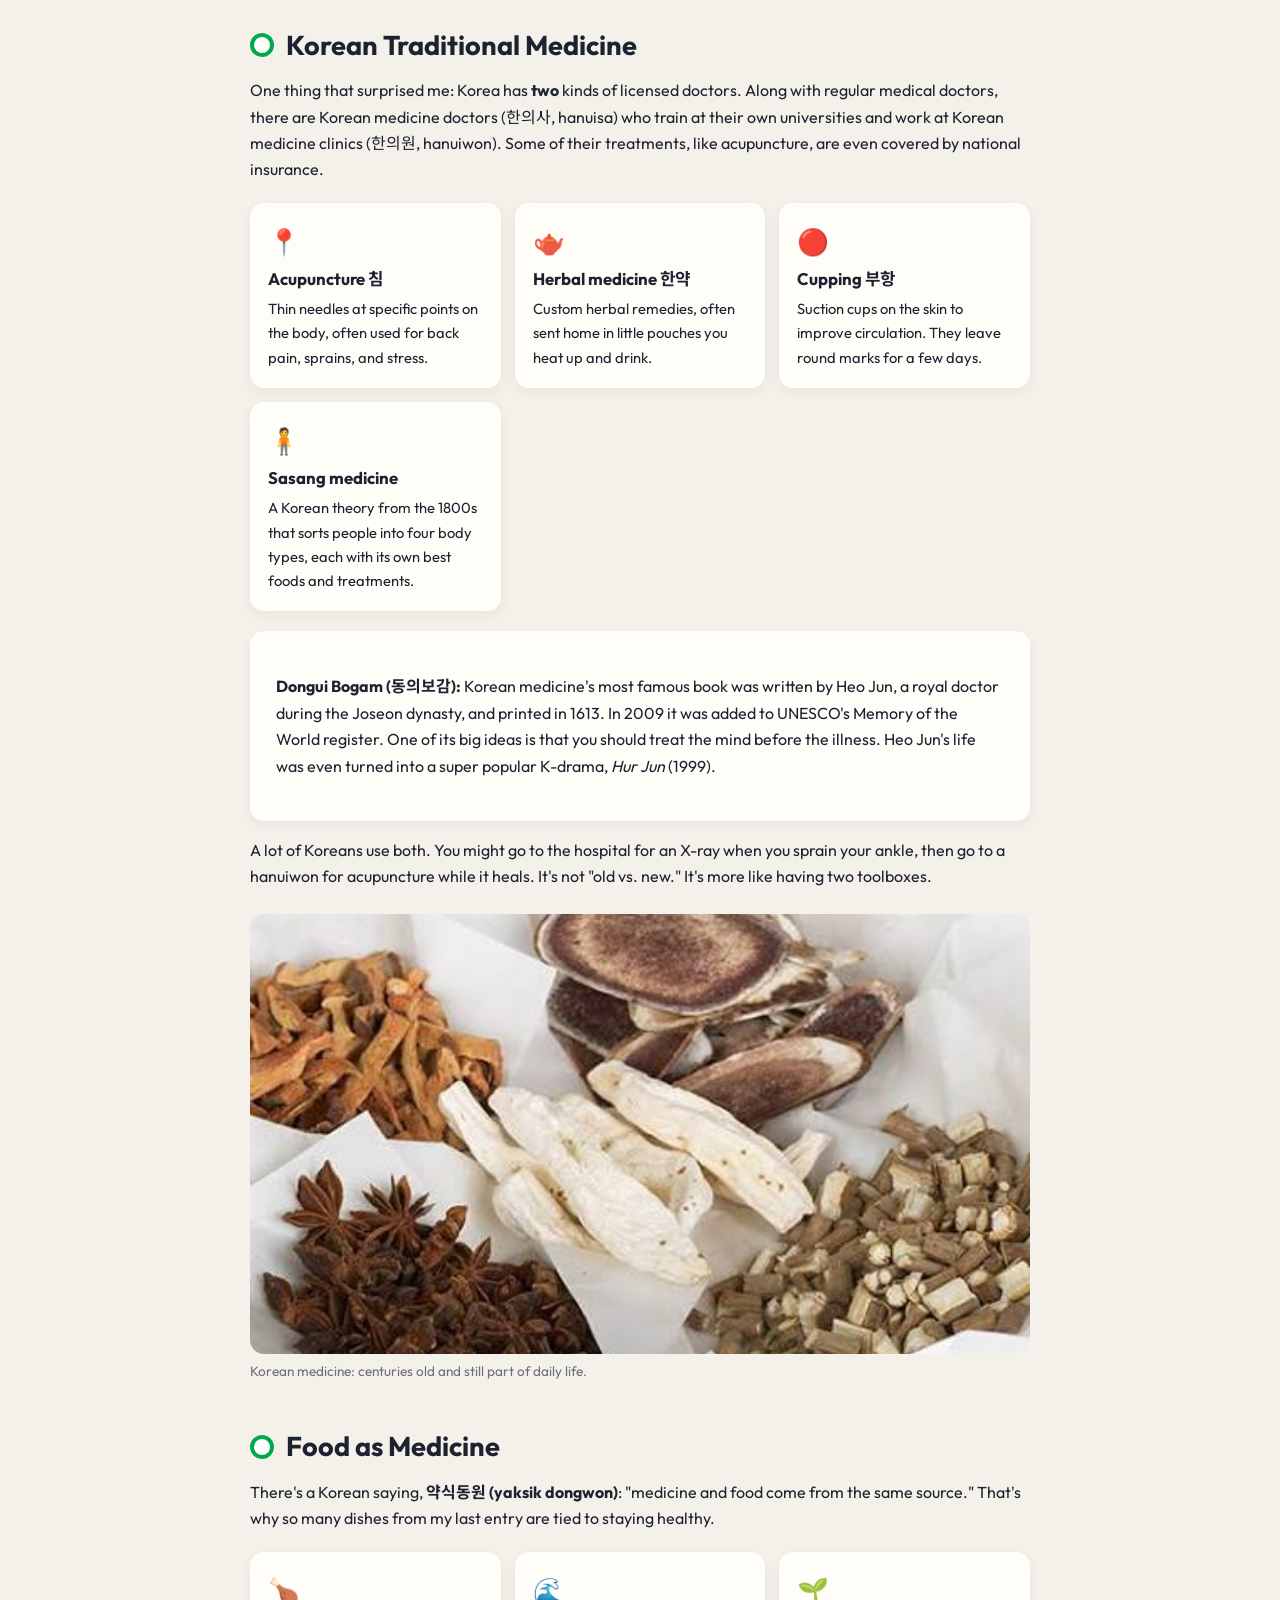
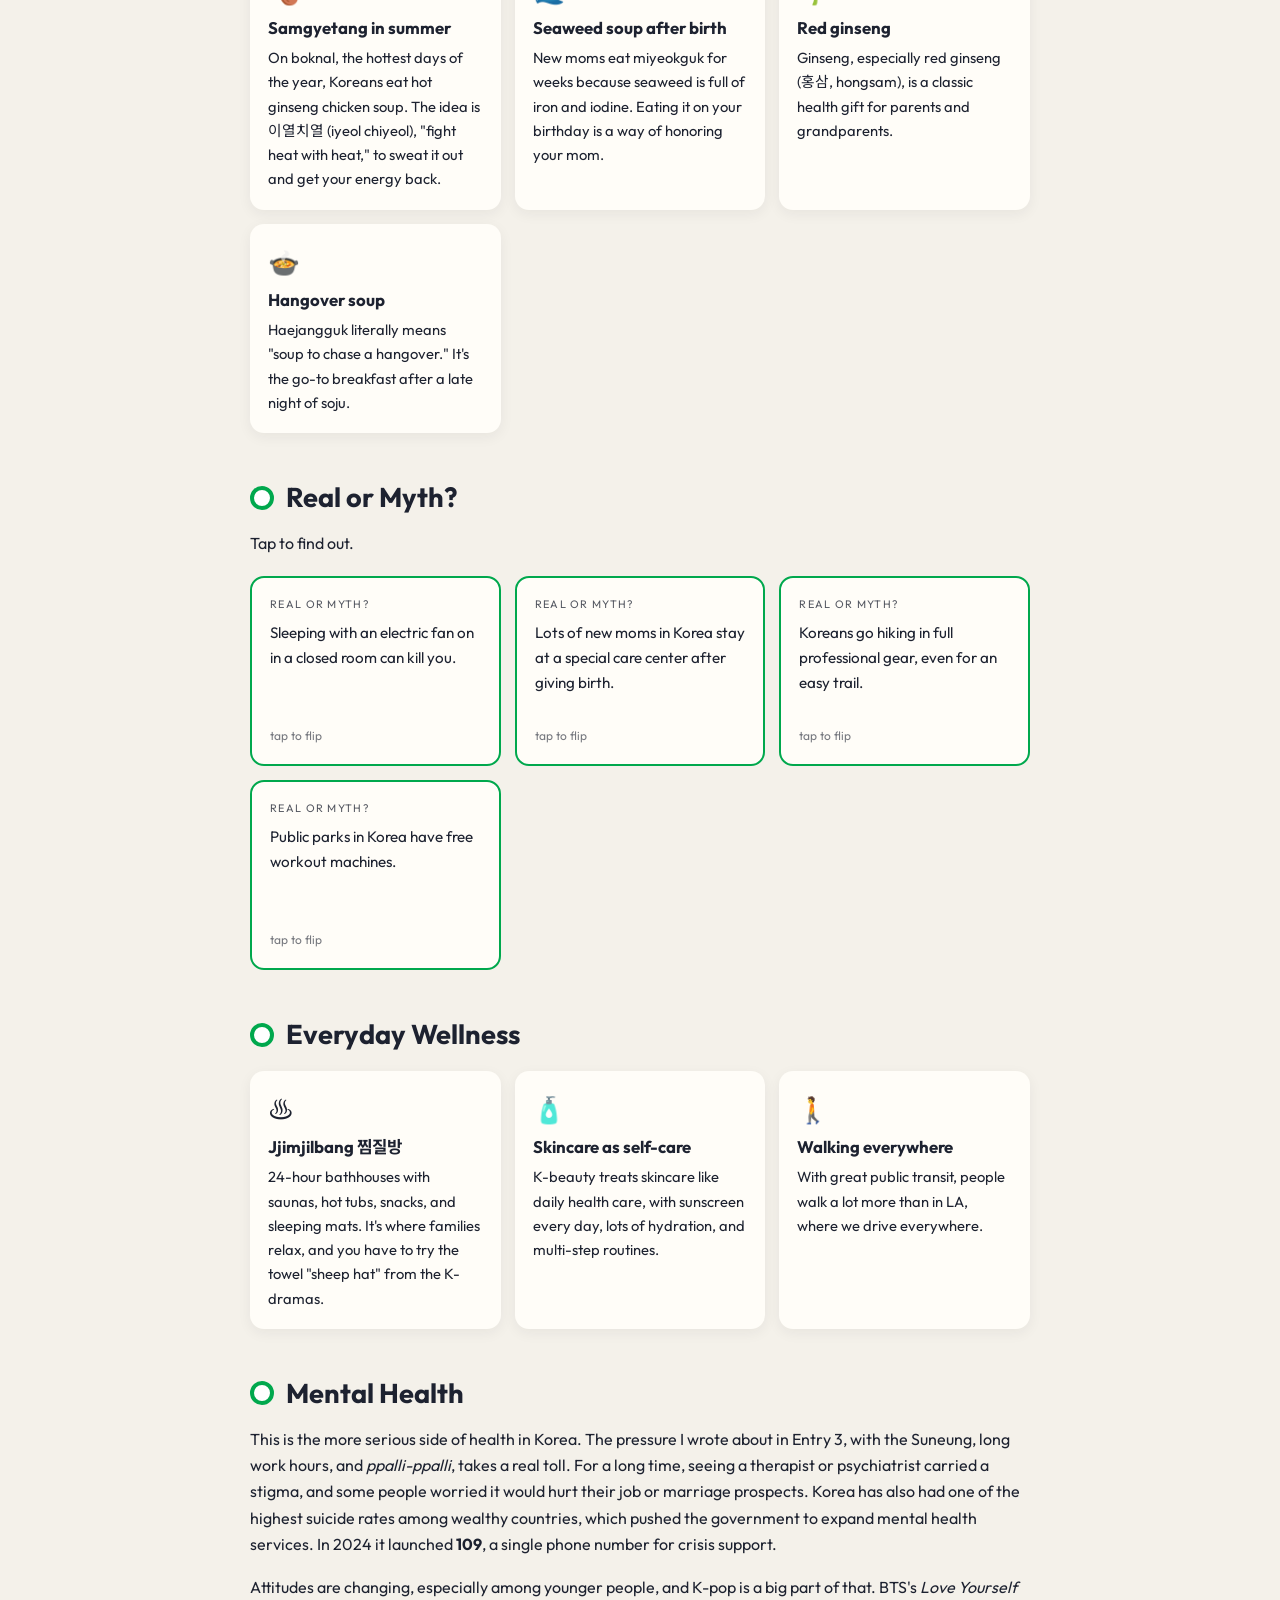
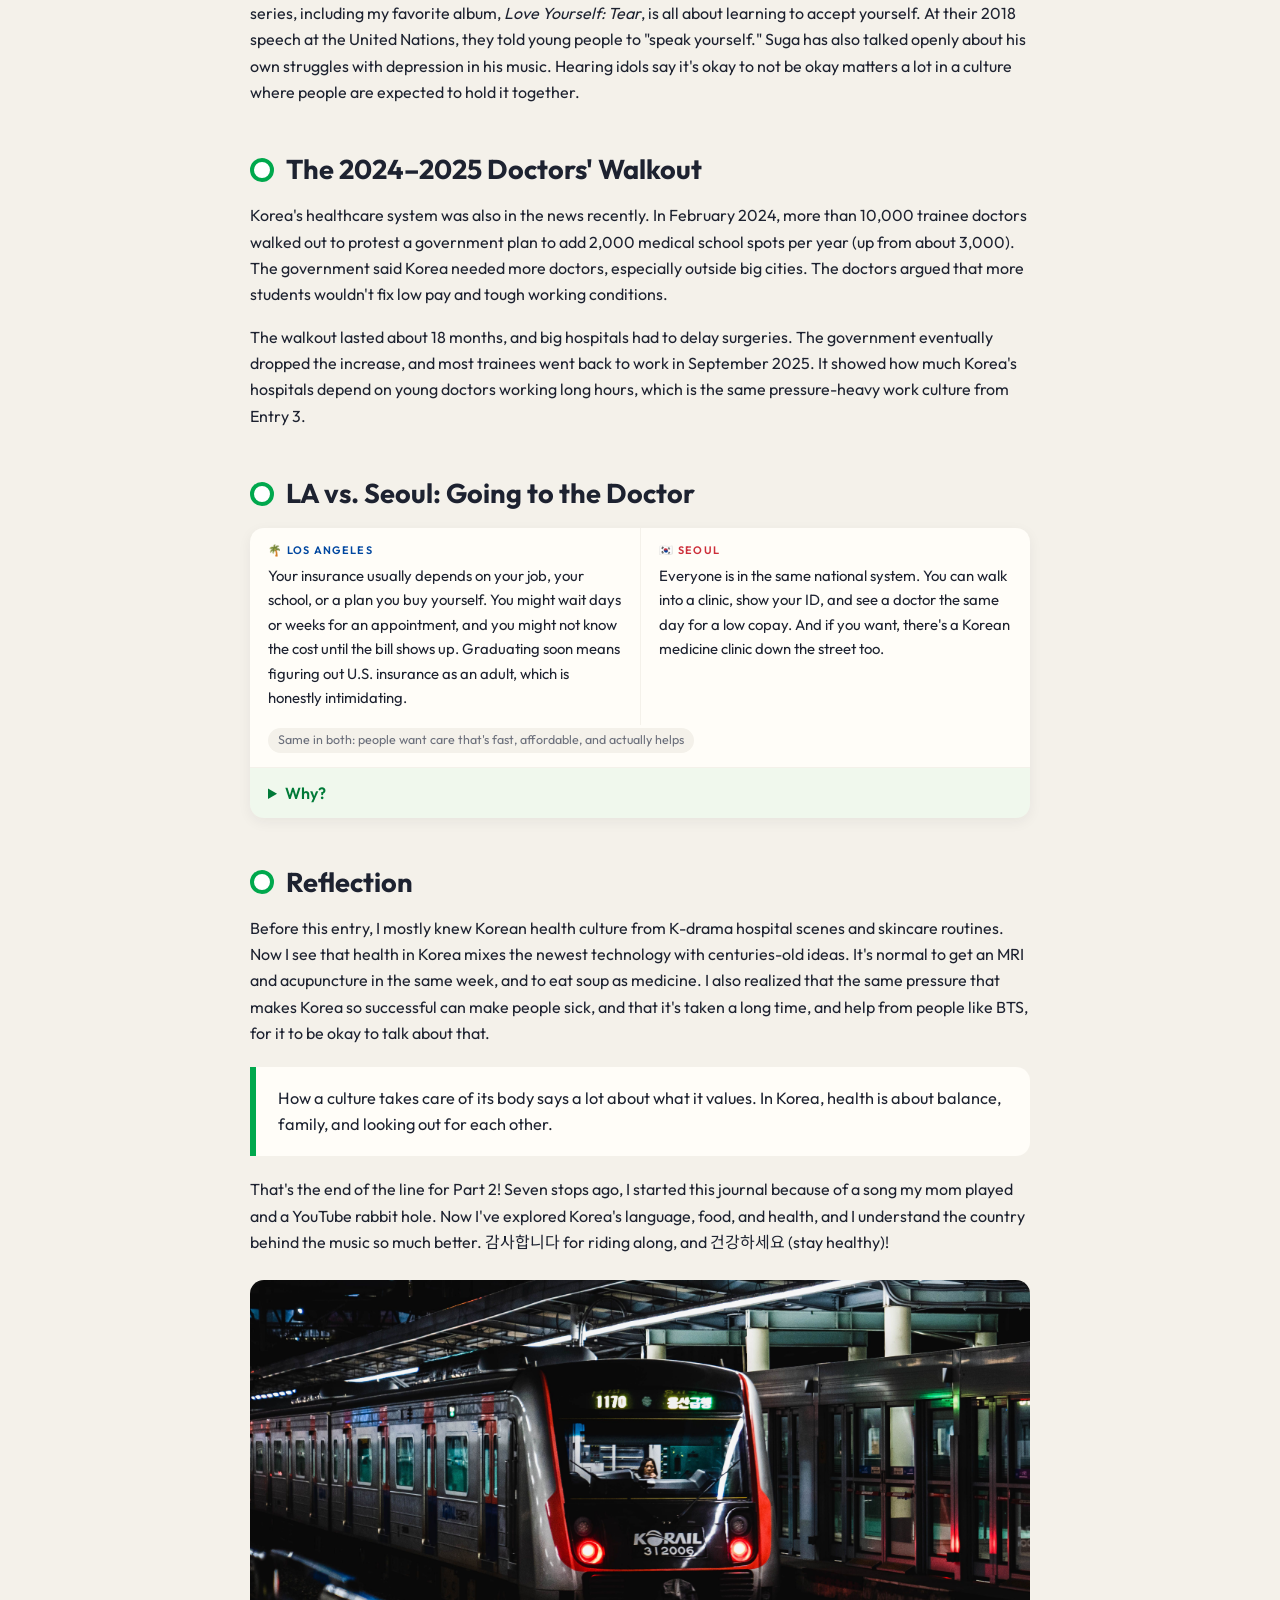
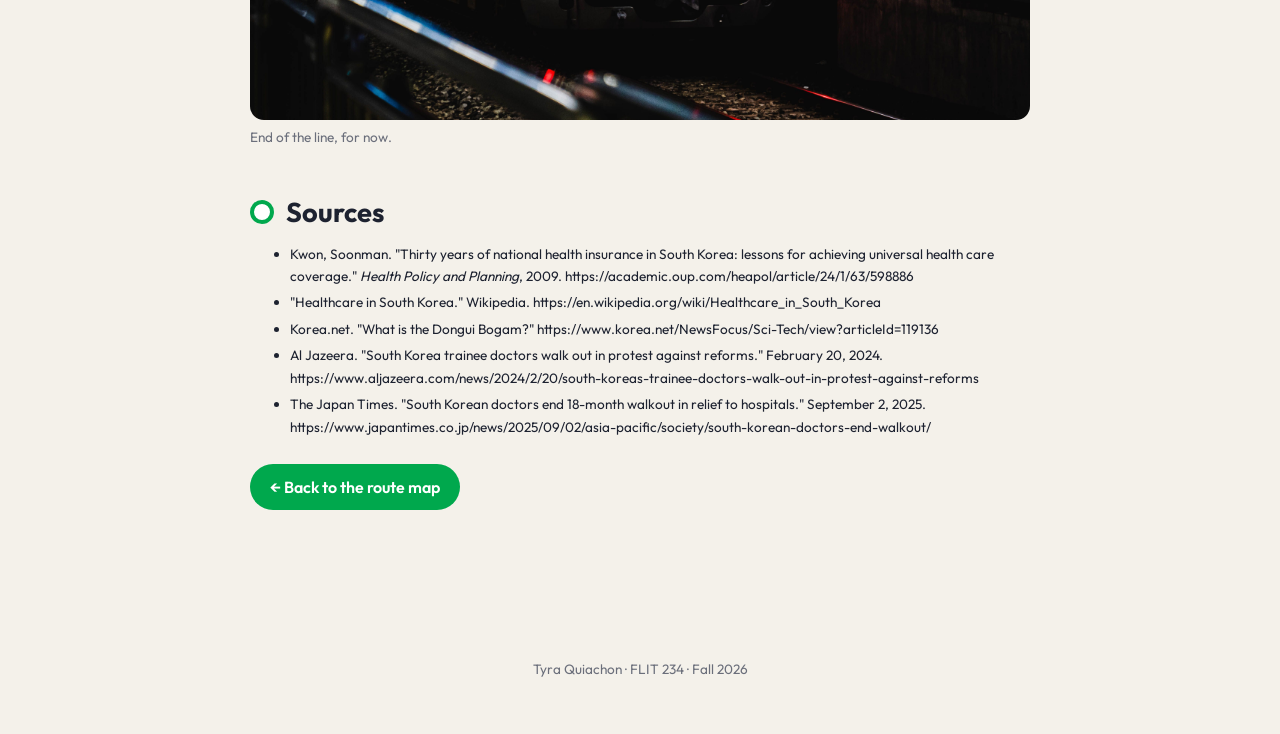
<file: entry7.html>
<!doctype html>
<html lang="en">
<head>
  <meta charset="utf-8">
  <meta name="viewport" content="width=device-width, initial-scale=1">
  <title>Entry 7: Health · Next Stop: Seoul</title>
  <link rel="preconnect" href="https://fonts.googleapis.com">
  <link rel="preconnect" href="https://fonts.gstatic.com" crossorigin>
  <link href="https://fonts.googleapis.com/css2?family=Noto+Sans+KR:wght@400;700;900&family=Outfit:wght@300;400;600;800&display=swap" rel="stylesheet">
  <link rel="stylesheet" href="style.css">
</head>
<body>
  <div class="stripe"></div>

  <nav class="platform" aria-label="Station sign">
    <div class="platform-inner">
      <a class="prev" href="entry6.html">← 음식과 식사 예절 Food</a>
      <div class="platform-current">
        <span class="platform-num">07</span>
        <div>
          <strong>건강</strong>
          <span>Health</span>
        </div>
      </div>
      <a class="next" href="index.html">종점 End of the Line →</a>
    </div>
  </nav>

  <main class="entry">
    <h1 class="entry-title hangul-flip" data-ko="건강하세요!">Take Care of Yourself</h1>
    <p class="entry-meta">Entry 7 · Tyra Quiachon</p>

    <figure class="photo">
      <img src="images/entry7-cover.jpg" alt="A Korean hospital, pharmacy, or hiking trail">
      <figcaption>Staying healthy, Korean style.</figcaption>
    </figure>

    <div class="chips">
      <a href="#system">Healthcare System</a>
      <a href="#hanbang">Korean Medicine</a>
      <a href="#food">Food as Medicine</a>
      <a href="#myths">Real or Myth?</a>
      <a href="#wellness">Everyday Wellness</a>
      <a href="#mental">Mental Health</a>
      <a href="#strike">Doctors' Walkout</a>
      <a href="#compare">LA vs. Seoul</a>
      <a href="#reflect">Reflection</a>
    </div>

    <p>Last stop of Part 2! My food entry ended with the idea that a lot of Korean food is eaten for your health, so now I'm looking at health itself: how Koreans see doctors, the system that pays for it, the traditional medicine that still exists next to modern hospitals, and how people take care of their minds too. K-dramas made me curious about this. Characters are always handing each other herbal tonics or ending up in the hospital (usually after a car accident and amnesia).</p>

    <section id="system">
      <h2 class="hangul-flip" data-ko="의료 제도">The Healthcare System</h2>
      <p>South Korea has <strong>National Health Insurance</strong>: one public insurer, the National Health Insurance Service (NHIS), covers basically everyone. Here's how it got there:</p>
      <ol class="timeline">
        <li><strong>1977</strong>Health insurance starts, but only for workers at big companies.</li>
        <li><strong>1989</strong>Coverage expands to the whole population, just 12 years later. <span class="verdict free">Universal</span></li>
        <li><strong>2000</strong>Hundreds of separate insurance funds merge into one national insurer, the NHIS. <span class="verdict neutral">Single insurer</span></li>
        <li><strong>Today</strong>Koreans have one of the highest life expectancies in the world, around 83 years.</li>
      </ol>
      <div class="facts">
        <div class="fact"><strong>Walk-in</strong><span>you can usually see a neighborhood doctor the same day</span></div>
        <div class="fact"><strong>Low copays</strong><span>but patients still pay part of the bill, so many also buy private insurance</span></div>
        <div class="fact"><strong>Checkups</strong><span>free national health screenings for adults every two years</span></div>
        <div class="fact"><strong>"3-minute visits"</strong><span>doctors see so many patients that visits can feel super short (3분 진료)</span></div>
      </div>
    </section>

    <section id="hanbang">
      <h2 class="hangul-flip" data-ko="한의학">Korean Traditional Medicine</h2>
      <p>One thing that surprised me: Korea has <strong>two</strong> kinds of licensed doctors. Along with regular medical doctors, there are Korean medicine doctors (한의사, hanuisa) who train at their own universities and work at Korean medicine clinics (한의원, hanuiwon). Some of their treatments, like acupuncture, are even covered by national insurance.</p>
      <div class="cards">
        <div class="card"><span class="emoji">📍</span><h3>Acupuncture 침</h3><p>Thin needles at specific points on the body, often used for back pain, sprains, and stress.</p></div>
        <div class="card"><span class="emoji">🫖</span><h3>Herbal medicine 한약</h3><p>Custom herbal remedies, often sent home in little pouches you heat up and drink.</p></div>
        <div class="card"><span class="emoji">🔴</span><h3>Cupping 부항</h3><p>Suction cups on the skin to improve circulation. They leave round marks for a few days.</p></div>
        <div class="card"><span class="emoji">🧍</span><h3>Sasang medicine</h3><p>A Korean theory from the 1800s that sorts people into four body types, each with its own best foods and treatments.</p></div>
      </div>
      <div class="why">
        <p><strong>Dongui Bogam (동의보감):</strong> Korean medicine's most famous book was written by Heo Jun, a royal doctor during the Joseon dynasty, and printed in 1613. In 2009 it was added to UNESCO's Memory of the World register. One of its big ideas is that you should treat the mind before the illness. Heo Jun's life was even turned into a super popular K-drama, <em>Hur Jun</em> (1999).</p>
      </div>
      <p>A lot of Koreans use both. You might go to the hospital for an X-ray when you sprain your ankle, then go to a hanuiwon for acupuncture while it heals. It's not "old vs. new." It's more like having two toolboxes.</p>
      <figure class="photo">
        <img src="images/entry7-hanbang.jpg" alt="A Korean medicine clinic or herbal medicine">
        <figcaption>Korean medicine: centuries old and still part of daily life.</figcaption>
      </figure>
    </section>

    <section id="food">
      <h2 class="hangul-flip" data-ko="약식동원">Food as Medicine</h2>
      <p>There's a Korean saying, <strong>약식동원 (yaksik dongwon)</strong>: "medicine and food come from the same source." That's why so many dishes from my last entry are tied to staying healthy.</p>
      <div class="cards">
        <div class="card"><span class="emoji">🍗</span><h3>Samgyetang in summer</h3><p>On boknal, the hottest days of the year, Koreans eat hot ginseng chicken soup. The idea is 이열치열 (iyeol chiyeol), "fight heat with heat," to sweat it out and get your energy back.</p></div>
        <div class="card"><span class="emoji">🌊</span><h3>Seaweed soup after birth</h3><p>New moms eat miyeokguk for weeks because seaweed is full of iron and iodine. Eating it on your birthday is a way of honoring your mom.</p></div>
        <div class="card"><span class="emoji">🌱</span><h3>Red ginseng</h3><p>Ginseng, especially red ginseng (홍삼, hongsam), is a classic health gift for parents and grandparents.</p></div>
        <div class="card"><span class="emoji">🍲</span><h3>Hangover soup</h3><p>Haejangguk literally means "soup to chase a hangover." It's the go-to breakfast after a late night of soju.</p></div>
      </div>
    </section>

    <section id="myths">
      <h2 class="hangul-flip" data-ko="진짜일까?">Real or Myth?</h2>
      <p>Tap to find out.</p>
      <div class="flips">
        <button class="flip"><div class="flip-inner">
          <div class="flip-face flip-front"><span class="label">Real or myth?</span><p>Sleeping with an electric fan on in a closed room can kill you.</p><span class="tap">tap to flip</span></div>
          <div class="flip-face flip-back"><span class="label">Myth</span><p>"Fan death" is a famous Korean belief, especially among older generations. It's not true, but it's why so many fans in Korea come with sleep timers.</p></div>
        </div></button>
        <button class="flip"><div class="flip-inner">
          <div class="flip-face flip-front"><span class="label">Real or myth?</span><p>Lots of new moms in Korea stay at a special care center after giving birth.</p><span class="tap">tap to flip</span></div>
          <div class="flip-face flip-back"><span class="label">Real</span><p>Postpartum care centers (산후조리원, sanhujoriwon) are common. Moms rest for a couple of weeks while nurses help with the baby and meals (lots of seaweed soup).</p></div>
        </div></button>
        <button class="flip"><div class="flip-inner">
          <div class="flip-face flip-front"><span class="label">Real or myth?</span><p>Koreans go hiking in full professional gear, even for an easy trail.</p><span class="tap">tap to flip</span></div>
          <div class="flip-face flip-back"><span class="label">Real</span><p>Hiking (등산) is one of Korea's most popular hobbies, especially for middle-aged and older people, and the colorful matching outfits are legendary.</p></div>
        </div></button>
        <button class="flip"><div class="flip-inner">
          <div class="flip-face flip-front"><span class="label">Real or myth?</span><p>Public parks in Korea have free workout machines.</p><span class="tap">tap to flip</span></div>
          <div class="flip-face flip-back"><span class="label">Real</span><p>Outdoor exercise equipment is everywhere, in parks, along rivers, and in apartment complexes.</p></div>
        </div></button>
      </div>
    </section>

    <section id="wellness">
      <h2 class="hangul-flip" data-ko="일상 속 건강">Everyday Wellness</h2>
      <div class="cards">
        <div class="card"><span class="emoji">♨️</span><h3>Jjimjilbang 찜질방</h3><p>24-hour bathhouses with saunas, hot tubs, snacks, and sleeping mats. It's where families relax, and you have to try the towel "sheep hat" from the K-dramas.</p></div>
        <div class="card"><span class="emoji">🧴</span><h3>Skincare as self-care</h3><p>K-beauty treats skincare like daily health care, with sunscreen every day, lots of hydration, and multi-step routines.</p></div>
        <div class="card"><span class="emoji">🚶</span><h3>Walking everywhere</h3><p>With great public transit, people walk a lot more than in LA, where we drive everywhere.</p></div>
      </div>
    </section>

    <section id="mental">
      <h2 class="hangul-flip" data-ko="마음 건강">Mental Health</h2>
      <p>This is the more serious side of health in Korea. The pressure I wrote about in Entry 3, with the Suneung, long work hours, and <em>ppalli-ppalli</em>, takes a real toll. For a long time, seeing a therapist or psychiatrist carried a stigma, and some people worried it would hurt their job or marriage prospects. Korea has also had one of the highest suicide rates among wealthy countries, which pushed the government to expand mental health services. In 2024 it launched <strong>109</strong>, a single phone number for crisis support.</p>
      <p>Attitudes are changing, especially among younger people, and K-pop is a big part of that. BTS's <em>Love Yourself</em> series, including my favorite album, <em>Love Yourself: Tear</em>, is all about learning to accept yourself. At their 2018 speech at the United Nations, they told young people to "speak yourself." Suga has also talked openly about his own struggles with depression in his music. Hearing idols say it's okay to not be okay matters a lot in a culture where people are expected to hold it together.</p>
    </section>

    <section id="strike">
      <h2 class="hangul-flip" data-ko="전공의 집단 사직">The 2024–2025 Doctors' Walkout</h2>
      <p>Korea's healthcare system was also in the news recently. In February 2024, more than 10,000 trainee doctors walked out to protest a government plan to add 2,000 medical school spots per year (up from about 3,000). The government said Korea needed more doctors, especially outside big cities. The doctors argued that more students wouldn't fix low pay and tough working conditions.</p>
      <p>The walkout lasted about 18 months, and big hospitals had to delay surgeries. The government eventually dropped the increase, and most trainees went back to work in September 2025. It showed how much Korea's hospitals depend on young doctors working long hours, which is the same pressure-heavy work culture from Entry 3.</p>
    </section>

    <section id="compare">
      <h2 class="hangul-flip" data-ko="LA vs 서울">LA vs. Seoul: Going to the Doctor</h2>
      <div class="compare">
        <div class="compare-cols">
          <div class="compare-col la"><span class="label">🌴 Los Angeles</span><p>Your insurance usually depends on your job, your school, or a plan you buy yourself. You might wait days or weeks for an appointment, and you might not know the cost until the bill shows up. Graduating soon means figuring out U.S. insurance as an adult, which is honestly intimidating.</p></div>
          <div class="compare-col kr"><span class="label">🇰🇷 Seoul</span><p>Everyone is in the same national system. You can walk into a clinic, show your ID, and see a doctor the same day for a low copay. And if you want, there's a Korean medicine clinic down the street too.</p></div>
        </div>
        <span class="shared">Same in both: people want care that's fast, affordable, and actually helps</span>
        <details><summary>Why?</summary><p>As Korea's economy grew fast after the war, the government chose to build one national system so everyone would be covered. The U.S. built its system around employers and private insurance companies, which reflects American values of choice and the free market. Korea's system also reflects the idea of <em>uri</em> from Entry 5: everyone's health is a shared responsibility.</p></details>
      </div>
    </section>

    <section id="reflect">
      <h2 class="hangul-flip" data-ko="생각">Reflection</h2>
      <p>Before this entry, I mostly knew Korean health culture from K-drama hospital scenes and skincare routines. Now I see that health in Korea mixes the newest technology with centuries-old ideas. It's normal to get an MRI and acupuncture in the same week, and to eat soup as medicine. I also realized that the same pressure that makes Korea so successful can make people sick, and that it's taken a long time, and help from people like BTS, for it to be okay to talk about that.</p>
      <blockquote class="reflect">How a culture takes care of its body says a lot about what it values. In Korea, health is about balance, family, and looking out for each other.</blockquote>
      <p>That's the end of the line for Part 2! Seven stops ago, I started this journal because of a song my mom played and a YouTube rabbit hole. Now I've explored Korea's language, food, and health, and I understand the country behind the music so much better. 감사합니다 for riding along, and 건강하세요 (stay healthy)!</p>
      <figure class="photo">
        <img src="images/entry7-end.jpg" alt="A closing photo for Part 2">
        <figcaption>End of the line, for now.</figcaption>
      </figure>
    </section>

    <section id="sources">
      <h2>Sources</h2>
      <ul class="sources">
        <li>Kwon, Soonman. "Thirty years of national health insurance in South Korea: lessons for achieving universal health care coverage." <em>Health Policy and Planning</em>, 2009. https://academic.oup.com/heapol/article/24/1/63/598886</li>
        <li>"Healthcare in South Korea." Wikipedia. https://en.wikipedia.org/wiki/Healthcare_in_South_Korea</li>
        <li>Korea.net. "What is the Dongui Bogam?" https://www.korea.net/NewsFocus/Sci-Tech/view?articleId=119136</li>
        <li>Al Jazeera. "South Korea trainee doctors walk out in protest against reforms." February 20, 2024. https://www.aljazeera.com/news/2024/2/20/south-koreas-trainee-doctors-walk-out-in-protest-against-reforms</li>
        <li>The Japan Times. "South Korean doctors end 18-month walkout in relief to hospitals." September 2, 2025. https://www.japantimes.co.jp/news/2025/09/02/asia-pacific/society/south-korean-doctors-end-walkout/</li>
      </ul>
      <a class="back-home" href="index.html">← Back to the route map</a>
    </section>
  </main>

  <footer class="site-footer">
    <p>Tyra Quiachon · FLIT 234 · Fall 2026</p>
  </footer>

  <script src="script.js"></script>
</body>
</html>
</file>
<file: style.css>
:root {
  --bg: #f4f1ea;
  --paper: #fffdf8;
  --ink: #1d2230;
  --muted: #6b6f7b;
  --line2: #00a84d;
  --line2-dark: #007a38;
  --line4: #00a5de;
  --line9: #bdb092;
  --red: #cd2e3a;
  --blue: #0047a0;
  --locked: #c9c5bb;
  --radius: 14px;
}

* { box-sizing: border-box; }

body {
  margin: 0;
  background: var(--bg);
  color: var(--ink);
  font-family: "Outfit", "Noto Sans KR", system-ui, sans-serif;
  line-height: 1.65;
}

/* taegeuk stripe along the top */
.stripe {
  height: 6px;
  background: linear-gradient(90deg, var(--red) 0 50%, var(--blue) 50% 100%);
}

a { color: var(--line2-dark); }

h1, h2, h3 { line-height: 1.2; }

/* hangul hover headings */
.hangul-flip {
  cursor: default;
  transition: opacity .2s ease;
  font-family: "Outfit", "Noto Sans KR", sans-serif;
}
.hangul-flip.is-ko { font-family: "Noto Sans KR", sans-serif; }
.hangul-flip.fading { opacity: 0; }

/* ---------- home ---------- */

.hero {
  max-width: 900px;
  margin: 0 auto;
  padding: 56px 20px 24px;
  text-align: center;
}
.eyebrow {
  text-transform: uppercase;
  letter-spacing: .18em;
  font-size: .8rem;
  color: var(--muted);
  margin: 0 0 8px;
}
.hero h1 {
  font-size: clamp(2.1rem, 6vw, 3.8rem);
  font-weight: 800;
  margin: 0 0 16px;
  min-height: 1.2em;
}
.lede {
  max-width: 600px;
  margin: 0 auto;
  color: var(--muted);
  font-size: 1.1rem;
}
.hint {
  font-size: .8rem;
  color: var(--muted);
  opacity: .8;
}

/* ticket */
.ticket-wrap {
  display: flex;
  justify-content: center;
  padding: 16px 20px 40px;
}
.ticket {
  display: flex;
  width: 100%;
  max-width: 760px;
  background: var(--paper);
  border-radius: var(--radius);
  box-shadow: 0 10px 30px rgba(29, 34, 48, .12);
  overflow: hidden;
  transform: rotate(-1.2deg);
  transition: transform .3s ease;
}
.ticket:hover { transform: rotate(0deg) scale(1.01); }

.ticket-main {
  flex: 1;
  padding: 22px 26px;
  border-top: 10px solid var(--line2);
}
.ticket-top {
  display: flex;
  justify-content: space-between;
  font-size: .75rem;
  letter-spacing: .15em;
  font-weight: 600;
  color: var(--line2-dark);
}
.ticket-route {
  display: flex;
  align-items: center;
  justify-content: space-between;
  gap: 12px;
  margin: 18px 0;
}
.ticket-route strong {
  display: block;
  font-size: clamp(1.4rem, 4vw, 2.2rem);
  font-weight: 800;
  letter-spacing: .02em;
}
.route-arrow {
  font-size: 2rem;
  color: var(--line2);
}
.ticket-details {
  display: grid;
  grid-template-columns: 2fr 1.4fr 1fr 1fr;
  gap: 12px;
  padding-top: 14px;
  border-top: 1px dashed var(--locked);
}
.ticket-details strong { display: block; font-size: 1rem; }
.label {
  display: block;
  font-size: .68rem;
  text-transform: uppercase;
  letter-spacing: .12em;
  color: var(--muted);
}
.sub {
  display: block;
  font-size: .8rem;
  color: var(--muted);
}

.ticket-stub {
  position: relative;
  width: 150px;
  padding: 22px 16px;
  background: var(--line2);
  color: #fff;
  text-align: center;
  display: flex;
  flex-direction: column;
  align-items: center;
  justify-content: center;
  gap: 8px;
  border-left: 3px dashed var(--paper);
}
/* + half-circle notches where the stub tears off */
.ticket-stub::before,
.ticket-stub::after {
  content: "";
  position: absolute;
  left: -14px;
  width: 24px;
  height: 24px;
  border-radius: 50%;
  background: var(--bg);
}
.ticket-stub::before { top: -12px; }
.ticket-stub::after { bottom: -12px; }
.ticket-stub .label,
.ticket-stub .sub { color: rgba(255, 255, 255, .85); }
.stub-code { font-size: 2.2rem; font-weight: 800; letter-spacing: .08em; }
.barcode {
  width: 100%;
  height: 40px;
  background: repeating-linear-gradient(90deg, #fff 0 2px, transparent 2px 4px, #fff 4px 5px, transparent 5px 8px);
}

/* route map */
.line-section {
  max-width: 1000px;
  margin: 0 auto;
  padding: 20px 20px 60px;
}
.line-section h2 {
  text-align: center;
  font-size: 1.8rem;
  margin: 0 0 14px;
}
.board {
  display: flex;
  align-items: center;
  justify-content: center;
  gap: 10px;
  max-width: 520px;
  margin: 0 auto 36px;
  padding: 10px 16px;
  background: #111;
  color: #ffb400;
  font-family: "Noto Sans KR", monospace;
  font-weight: 700;
  border-radius: 8px;
  letter-spacing: .05em;
  min-height: 44px;
  text-align: center;
}
.blink {
  width: 8px;
  height: 8px;
  border-radius: 50%;
  background: #ffb400;
  animation: blink 1s steps(2) infinite;
  flex-shrink: 0;
}
@keyframes blink { 50% { opacity: 0; } }

.metro {
  position: relative;
  padding: 40px 0 10px;
}
.track {
  position: absolute;
  top: 62px;
  left: calc(50% / var(--stations, 4));
  right: calc(50% / var(--stations, 4));
  height: 12px;
  border-radius: 6px;
  background: var(--line2);
}
/* + covers the part of the line that isn't open yet */
.track-locked {
  position: absolute;
  top: 0;
  right: 0;
  width: var(--locked-pct, 100%);
  height: 100%;
  border-radius: 0 6px 6px 0;
  background: repeating-linear-gradient(90deg, var(--locked) 0 14px, transparent 14px 22px);
  background-color: var(--bg);
}
.train {
  position: absolute;
  top: 38px;
  left: calc(50% / var(--stations, 4));
  display: flex;
  gap: 3px;
  transform: translateX(-50%);
  transition: left 2.2s cubic-bezier(.45, .05, .25, 1);
  z-index: 2;
  pointer-events: none;
}
.train span {
  width: 22px;
  height: 14px;
  background: var(--ink);
  border-radius: 4px;
  border-bottom: 3px solid var(--line2);
}
.train span:first-child { border-radius: 8px 4px 4px 8px; }

.stations {
  list-style: none;
  margin: 0;
  padding: 0;
  display: grid;
  grid-template-columns: repeat(var(--stations, 4), 1fr);
}
.station {
  display: flex;
  flex-direction: column;
  align-items: center;
  text-align: center;
  text-decoration: none;
  color: inherit;
  padding: 0 8px;
  cursor: pointer;
  background: none;
  border: 0;
  font: inherit;
  width: 100%;
}
.dot {
  width: 40px;
  height: 40px;
  border-radius: 50%;
  background: #fff;
  border: 6px solid var(--line2);
  display: grid;
  place-items: center;
  font-size: .72rem;
  font-weight: 800;
  color: var(--line2-dark);
  position: relative;
  z-index: 1;
  transition: transform .2s ease, box-shadow .2s ease;
}
.station:hover .dot,
.station:focus-visible .dot {
  transform: scale(1.18);
  box-shadow: 0 0 0 8px rgba(0, 168, 77, .18);
}
.station-card {
  margin-top: 18px;
  width: 100%;
  background: var(--paper);
  border-radius: var(--radius);
  overflow: hidden;
  box-shadow: 0 4px 14px rgba(29, 34, 48, .08);
  transition: transform .2s ease, box-shadow .2s ease;
}
.station:hover .station-card {
  transform: translateY(-4px);
  box-shadow: 0 12px 24px rgba(29, 34, 48, .14);
}
.station-thumb {
  height: 110px;
  background: linear-gradient(135deg, var(--line2), var(--line4));
  background-size: cover;
  background-position: center;
  display: grid;
  place-items: center;
  font-size: 2.2rem;
}
.station-body { padding: 12px 12px 16px; }
.station-ko {
  display: block;
  font-family: "Noto Sans KR", sans-serif;
  font-weight: 700;
  font-size: 1.05rem;
}
.station-en {
  display: block;
  font-size: .85rem;
  color: var(--muted);
}
.status {
  display: inline-block;
  margin-top: 8px;
  padding: 2px 10px;
  border-radius: 999px;
  font-size: .7rem;
  font-weight: 600;
  letter-spacing: .08em;
  text-transform: uppercase;
  background: var(--line2);
  color: #fff;
}

.station.locked { cursor: not-allowed; }
.station.locked .dot {
  border-color: var(--locked);
  color: var(--muted);
}
.station.locked .station-thumb {
  background: repeating-linear-gradient(45deg, #e4e0d6 0 12px, #ece8df 12px 24px);
  filter: grayscale(1);
}
.station.locked .station-body { opacity: .6; }
.station.locked .status { background: var(--locked); color: var(--ink); }
.station.shake { animation: shake .35s ease; }
@keyframes shake {
  25% { transform: translateX(-5px); }
  75% { transform: translateX(5px); }
}

.site-footer {
  text-align: center;
  padding: 26px 20px 40px;
  color: var(--muted);
  font-size: .85rem;
}

/* ---------- entry pages ---------- */

.platform {
  background: var(--line2);
  color: #fff;
  padding: 18px 20px;
}
.platform-inner {
  max-width: 1000px;
  margin: 0 auto;
  display: grid;
  grid-template-columns: 1fr auto 1fr;
  align-items: center;
  gap: 12px;
}
.platform a { color: #fff; text-decoration: none; font-weight: 600; }
.platform .prev { justify-self: start; }
.platform .next { justify-self: end; }
.platform-current {
  display: flex;
  align-items: center;
  gap: 14px;
  background: #fff;
  color: var(--ink);
  padding: 8px 22px 8px 10px;
  border-radius: 999px;
}
.platform-num {
  width: 44px;
  height: 44px;
  border-radius: 50%;
  border: 5px solid var(--line2);
  display: grid;
  place-items: center;
  font-weight: 800;
  font-size: .8rem;
  color: var(--line2-dark);
}
.platform-current strong {
  display: block;
  font-family: "Noto Sans KR", sans-serif;
  font-size: 1.3rem;
  line-height: 1.1;
}
.platform-current span { font-size: .8rem; color: var(--muted); }

.entry {
  max-width: 820px;
  margin: 0 auto;
  padding: 40px 20px 60px;
}
.entry-title {
  font-size: clamp(2rem, 5vw, 3rem);
  font-weight: 800;
  margin: 0 0 6px;
}
.entry-meta { color: var(--muted); margin: 0 0 28px; }

.chips {
  position: sticky;
  top: 0;
  z-index: 5;
  display: flex;
  gap: 8px;
  overflow-x: auto;
  padding: 10px 0;
  margin-bottom: 20px;
  background: var(--bg);
}
.chips a {
  flex-shrink: 0;
  padding: 6px 14px;
  border-radius: 999px;
  background: var(--paper);
  border: 2px solid var(--line2);
  text-decoration: none;
  font-size: .85rem;
  font-weight: 600;
  color: var(--line2-dark);
  transition: background .2s, color .2s;
}
.chips a:hover,
.chips a.active { background: var(--line2); color: #fff; }

.entry section {
  scroll-margin-top: 70px;
  margin-bottom: 48px;
}
.entry h2 {
  display: flex;
  align-items: center;
  gap: 12px;
  font-size: 1.7rem;
  margin: 0 0 14px;
}
/* + small station dot before each section heading */
.entry h2::before {
  content: "";
  width: 16px;
  height: 16px;
  flex-shrink: 0;
  border-radius: 50%;
  border: 4px solid var(--line2);
  background: #fff;
}

.facts {
  display: grid;
  grid-template-columns: repeat(auto-fit, minmax(150px, 1fr));
  gap: 12px;
  margin: 20px 0;
}
.fact {
  background: var(--paper);
  border-radius: var(--radius);
  padding: 14px 16px;
  border-left: 5px solid var(--line2);
}
.fact strong { display: block; font-size: 1.25rem; }
.fact span { font-size: .8rem; color: var(--muted); }

.photo {
  margin: 24px 0;
}
.photo img {
  display: block;
  width: 100%;
  max-height: 440px;
  object-fit: cover;
  border-radius: var(--radius);
}
.photo figcaption {
  font-size: .85rem;
  color: var(--muted);
  margin-top: 6px;
}
/* + shown until the real photo is added to /images */
.photo.empty img { display: none; }
.photo.empty::before {
  content: "📷 add photo: " attr(data-file);
  display: grid;
  place-items: center;
  height: 220px;
  border-radius: var(--radius);
  border: 2px dashed var(--locked);
  color: var(--muted);
  font-size: .9rem;
  background: var(--paper);
}

#map {
  height: 380px;
  border-radius: var(--radius);
  margin: 20px 0;
  z-index: 0;
}

.timeline {
  list-style: none;
  padding: 0 0 0 26px;
  margin: 20px 0;
  border-left: 6px solid var(--line2);
}
.timeline li {
  position: relative;
  padding: 0 0 18px 10px;
}
.timeline li::before {
  content: "";
  position: absolute;
  left: -40px;
  top: 4px;
  width: 16px;
  height: 16px;
  border-radius: 50%;
  border: 4px solid var(--line2);
  background: #fff;
}
.timeline strong { display: block; color: var(--line2-dark); }

.why {
  background: var(--paper);
  border-radius: var(--radius);
  padding: 26px;
  box-shadow: 0 4px 14px rgba(29, 34, 48, .06);
}
.playlist {
  display: grid;
  grid-template-columns: repeat(auto-fit, minmax(170px, 1fr));
  gap: 12px;
  margin: 20px 0 0;
}
.track-card {
  padding: 14px;
  border-radius: 10px;
  background: var(--bg);
}
.track-card span {
  display: block;
  font-size: .7rem;
  text-transform: uppercase;
  letter-spacing: .1em;
  color: var(--muted);
}
.track-card strong { display: block; }

.sources { font-size: .85rem; }
.sources li { margin-bottom: 4px; word-break: break-word; }

.back-home {
  display: inline-block;
  margin-top: 12px;
  padding: 10px 20px;
  border-radius: 999px;
  background: var(--line2);
  color: #fff;
  font-weight: 600;
  text-decoration: none;
}

/* ---------- mobile ---------- */

@media (max-width: 720px) {
  .ticket { flex-direction: column; transform: none; }
  .ticket-stub {
    width: 100%;
    flex-direction: row;
    justify-content: space-between;
    border-left: 0;
    border-top: 3px dashed var(--paper);
  }
  .ticket-stub::before,
  .ticket-stub::after { display: none; }
  .barcode { width: 80px; }
  .ticket-details { grid-template-columns: 1fr 1fr; }

  .platform-inner { grid-template-columns: 1fr; justify-items: center; }
  .platform .prev,
  .platform .next { justify-self: center; font-size: .85rem; }
}

/* ---------- entries 2–4 ---------- */

.platform .next.locked-link { opacity: .6; pointer-events: none; }

.note {
  background: var(--paper);
  border-left: 5px solid var(--red);
  border-radius: 10px;
  padding: 12px 16px;
  font-size: .9rem;
  color: var(--muted);
}

.cards {
  display: grid;
  grid-template-columns: repeat(auto-fit, minmax(220px, 1fr));
  gap: 14px;
  margin: 20px 0;
}
.card {
  background: var(--paper);
  border-radius: var(--radius);
  padding: 18px;
  box-shadow: 0 4px 14px rgba(29, 34, 48, .06);
}
.card h3 { margin: 0 0 8px; font-size: 1.05rem; }
.card p, .card ul { margin: 0; font-size: .92rem; }
.card ul { padding-left: 18px; }
.card .emoji { font-size: 1.6rem; display: block; margin-bottom: 6px; }

/* checklist */
.checklist {
  background: var(--paper);
  border-radius: var(--radius);
  padding: 18px 20px;
}
.progress {
  height: 10px;
  border-radius: 999px;
  background: var(--bg);
  overflow: hidden;
  margin: 8px 0 14px;
}
.progress-bar {
  height: 100%;
  width: 0;
  background: var(--line2);
  transition: width .3s ease;
}
.checklist ul {
  list-style: none;
  padding: 0;
  margin: 0;
  display: grid;
  grid-template-columns: repeat(auto-fit, minmax(230px, 1fr));
  gap: 6px 18px;
}
.checklist label { display: flex; gap: 10px; align-items: center; cursor: pointer; }
.checklist input { accent-color: var(--line2); width: 18px; height: 18px; }
.checklist input:checked + span { text-decoration: line-through; color: var(--muted); }

/* phrases */
.phrases { display: grid; gap: 8px; margin: 16px 0; }
.phrase {
  display: grid;
  grid-template-columns: auto 1fr auto;
  gap: 14px;
  align-items: center;
  background: var(--paper);
  border-radius: 10px;
  padding: 10px 14px;
}
.phrase strong { font-family: "Noto Sans KR", sans-serif; font-size: 1.1rem; }
.phrase span { font-size: .85rem; color: var(--muted); }
.speak {
  border: 0;
  background: var(--line2);
  color: #fff;
  border-radius: 999px;
  width: 36px;
  height: 36px;
  cursor: pointer;
  font-size: 1rem;
}
.speak:hover { background: var(--line2-dark); }

/* itinerary */
.day-tabs {
  display: flex;
  gap: 8px;
  overflow-x: auto;
  padding-bottom: 6px;
}
.day-tabs button {
  flex-shrink: 0;
  border: 2px solid var(--line2);
  background: var(--paper);
  color: var(--line2-dark);
  border-radius: 999px;
  padding: 6px 14px;
  font: inherit;
  font-weight: 600;
  font-size: .85rem;
  cursor: pointer;
}
.day-tabs button.active { background: var(--line2); color: #fff; }
.day-stops {
  list-style: none;
  padding: 0;
  margin: 14px 0 0;
}
.day-stops li {
  display: flex;
  gap: 12px;
  padding: 10px 0;
  border-bottom: 1px dashed var(--locked);
}
.day-stops li:last-child { border-bottom: 0; }
.day-stops .n {
  flex-shrink: 0;
  width: 28px;
  height: 28px;
  border-radius: 50%;
  border: 4px solid var(--line2);
  display: grid;
  place-items: center;
  font-size: .7rem;
  font-weight: 800;
  background: #fff;
}
.day-stops strong { display: block; }
.day-stops span { font-size: .88rem; color: var(--muted); }
.day-title { margin: 14px 0 0; font-weight: 600; }

/* flip cards */
.flips {
  display: grid;
  grid-template-columns: repeat(auto-fit, minmax(230px, 1fr));
  gap: 14px;
  margin: 20px 0;
}
.flip {
  perspective: 900px;
  min-height: 190px;
  cursor: pointer;
  border: 0;
  padding: 0;
  background: none;
  font: inherit;
  text-align: left;
}
.flip-inner {
  position: relative;
  width: 100%;
  height: 100%;
  min-height: 190px;
  transition: transform .5s ease;
  transform-style: preserve-3d;
}
.flip.flipped .flip-inner { transform: rotateY(180deg); }
.flip-face {
  position: absolute;
  inset: 0;
  padding: 18px;
  border-radius: var(--radius);
  backface-visibility: hidden;
  display: flex;
  flex-direction: column;
  gap: 6px;
}
.flip-front { background: var(--paper); border: 2px solid var(--line2); color: var(--ink); }
.flip-back { background: var(--line2); color: #fff; transform: rotateY(180deg); }
.flip-face .label { color: inherit; opacity: .75; }
.flip-face p { margin: 0; font-size: .95rem; }
.flip-face .tap { margin-top: auto; font-size: .75rem; opacity: .6; }

/* culture comparison */
.compare {
  background: var(--paper);
  border-radius: var(--radius);
  overflow: hidden;
  margin: 18px 0;
  box-shadow: 0 4px 14px rgba(29, 34, 48, .06);
}
.compare-head {
  padding: 14px 18px;
  font-weight: 800;
  font-size: 1.1rem;
  border-bottom: 1px solid var(--bg);
}
.compare-cols { display: grid; grid-template-columns: 1fr 1fr; }
.compare-col { padding: 14px 18px; font-size: .93rem; }
.compare-col + .compare-col { border-left: 1px solid var(--bg); }
.compare-col .label { margin-bottom: 4px; font-weight: 600; }
.compare-col.la .label { color: var(--blue); }
.compare-col.kr .label { color: var(--red); }
.compare-col p { margin: 0; }
.compare details {
  border-top: 1px solid var(--bg);
  padding: 12px 18px;
  background: rgba(0, 168, 77, .06);
}
.compare summary {
  cursor: pointer;
  font-weight: 600;
  color: var(--line2-dark);
}
.compare details p { margin: 8px 0 0; font-size: .93rem; }
.shared {
  display: inline-block;
  margin: 0 18px 14px;
  padding: 2px 10px;
  border-radius: 999px;
  background: var(--bg);
  font-size: .78rem;
  color: var(--muted);
}

/* case timeline */
.verdict {
  display: inline-block;
  margin-left: 6px;
  padding: 1px 8px;
  border-radius: 999px;
  font-size: .7rem;
  font-weight: 700;
  letter-spacing: .06em;
  text-transform: uppercase;
  vertical-align: middle;
}
.verdict.guilty { background: var(--red); color: #fff; }
.verdict.free { background: var(--line2); color: #fff; }
.verdict.neutral { background: var(--locked); color: var(--ink); }

/* legal table */
.table-wrap { overflow-x: auto; margin: 20px 0; }
.legal {
  width: 100%;
  min-width: 640px;
  border-collapse: collapse;
  background: var(--paper);
  border-radius: var(--radius);
  overflow: hidden;
  font-size: .9rem;
}
.legal th, .legal td {
  padding: 12px 14px;
  text-align: left;
  vertical-align: top;
  border-bottom: 1px solid var(--bg);
}
.legal thead th { color: #fff; font-size: .95rem; }
.legal thead th:nth-child(1) { background: var(--ink); }
.legal thead th:nth-child(2) { background: var(--blue); }
.legal thead th:nth-child(3) { background: var(--line2); }
.legal thead th:nth-child(4) { background: var(--red); }
.legal tbody th { width: 18%; font-weight: 600; }
.legal tbody tr:hover { background: rgba(0, 168, 77, .06); }

/* two stories */
.split { display: grid; grid-template-columns: 1fr 1fr; gap: 14px; margin: 20px 0; }
.story {
  border-radius: var(--radius);
  padding: 20px;
  color: #fff;
}
.story.eu { background: #3a2f45; }
.story.us { background: var(--blue); }
.story h3 { margin: 0 0 8px; }
.story p { margin: 0 0 8px; font-size: .93rem; }
.story p:last-child { margin: 0; }

blockquote.reflect {
  margin: 20px 0;
  padding: 18px 22px;
  background: var(--paper);
  border-left: 6px solid var(--line2);
  border-radius: 0 var(--radius) var(--radius) 0;
  font-size: 1.02rem;
}

@media (max-width: 720px) {
  .compare-cols, .split { grid-template-columns: 1fr; }
  .compare-col + .compare-col { border-left: 0; border-top: 1px solid var(--bg); }
}

/* ---------- part 2: seven stations ---------- */

.line-section { max-width: 1240px; }
.station { padding: 0 5px; }
.station-thumb { height: 90px; }
.station-body { padding: 10px 8px 14px; }
.station-ko { font-size: .95rem; }
.station-en { font-size: .8rem; }

/* + route map turns vertical once seven cards no longer fit side by side */
@media (max-width: 1024px) {
  .line-section { max-width: 640px; }
  .track {
    top: 40px;
    bottom: 40px;
    left: 26px;
    right: auto;
    width: 12px;
    height: auto;
  }
  .track-locked {
    top: auto;
    bottom: 0;
    width: 100%;
    height: var(--locked-pct, 100%);
    border-radius: 0 0 6px 6px;
    background: repeating-linear-gradient(180deg, var(--locked) 0 14px, transparent 14px 22px);
    background-color: var(--bg);
  }
  .train { display: none; }
  .stations { grid-template-columns: 1fr; gap: 18px; }
  .station {
    flex-direction: row;
    align-items: flex-start;
    text-align: left;
    gap: 14px;
    padding: 0 0 0 4px;
  }
  .station-card { margin-top: 0; }
  .dot { flex-shrink: 0; margin-top: 30px; }

}
</file>
